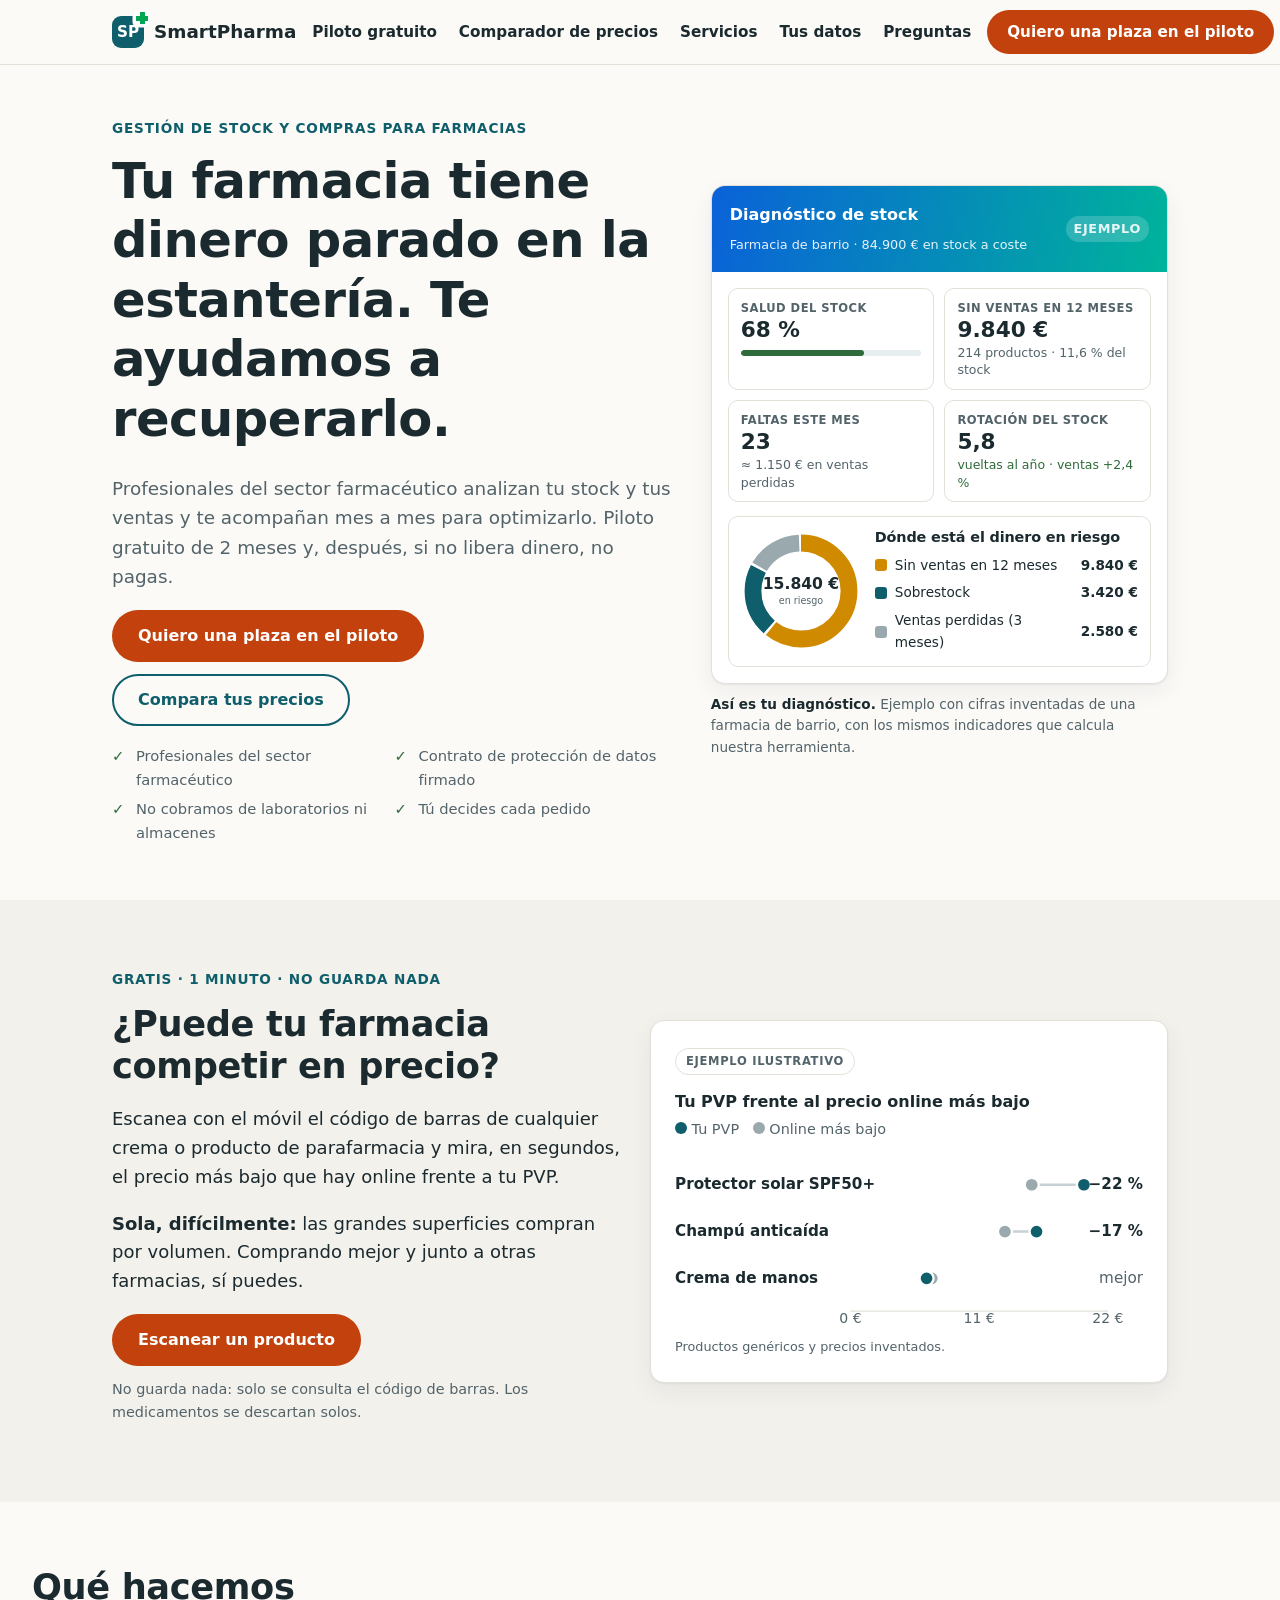
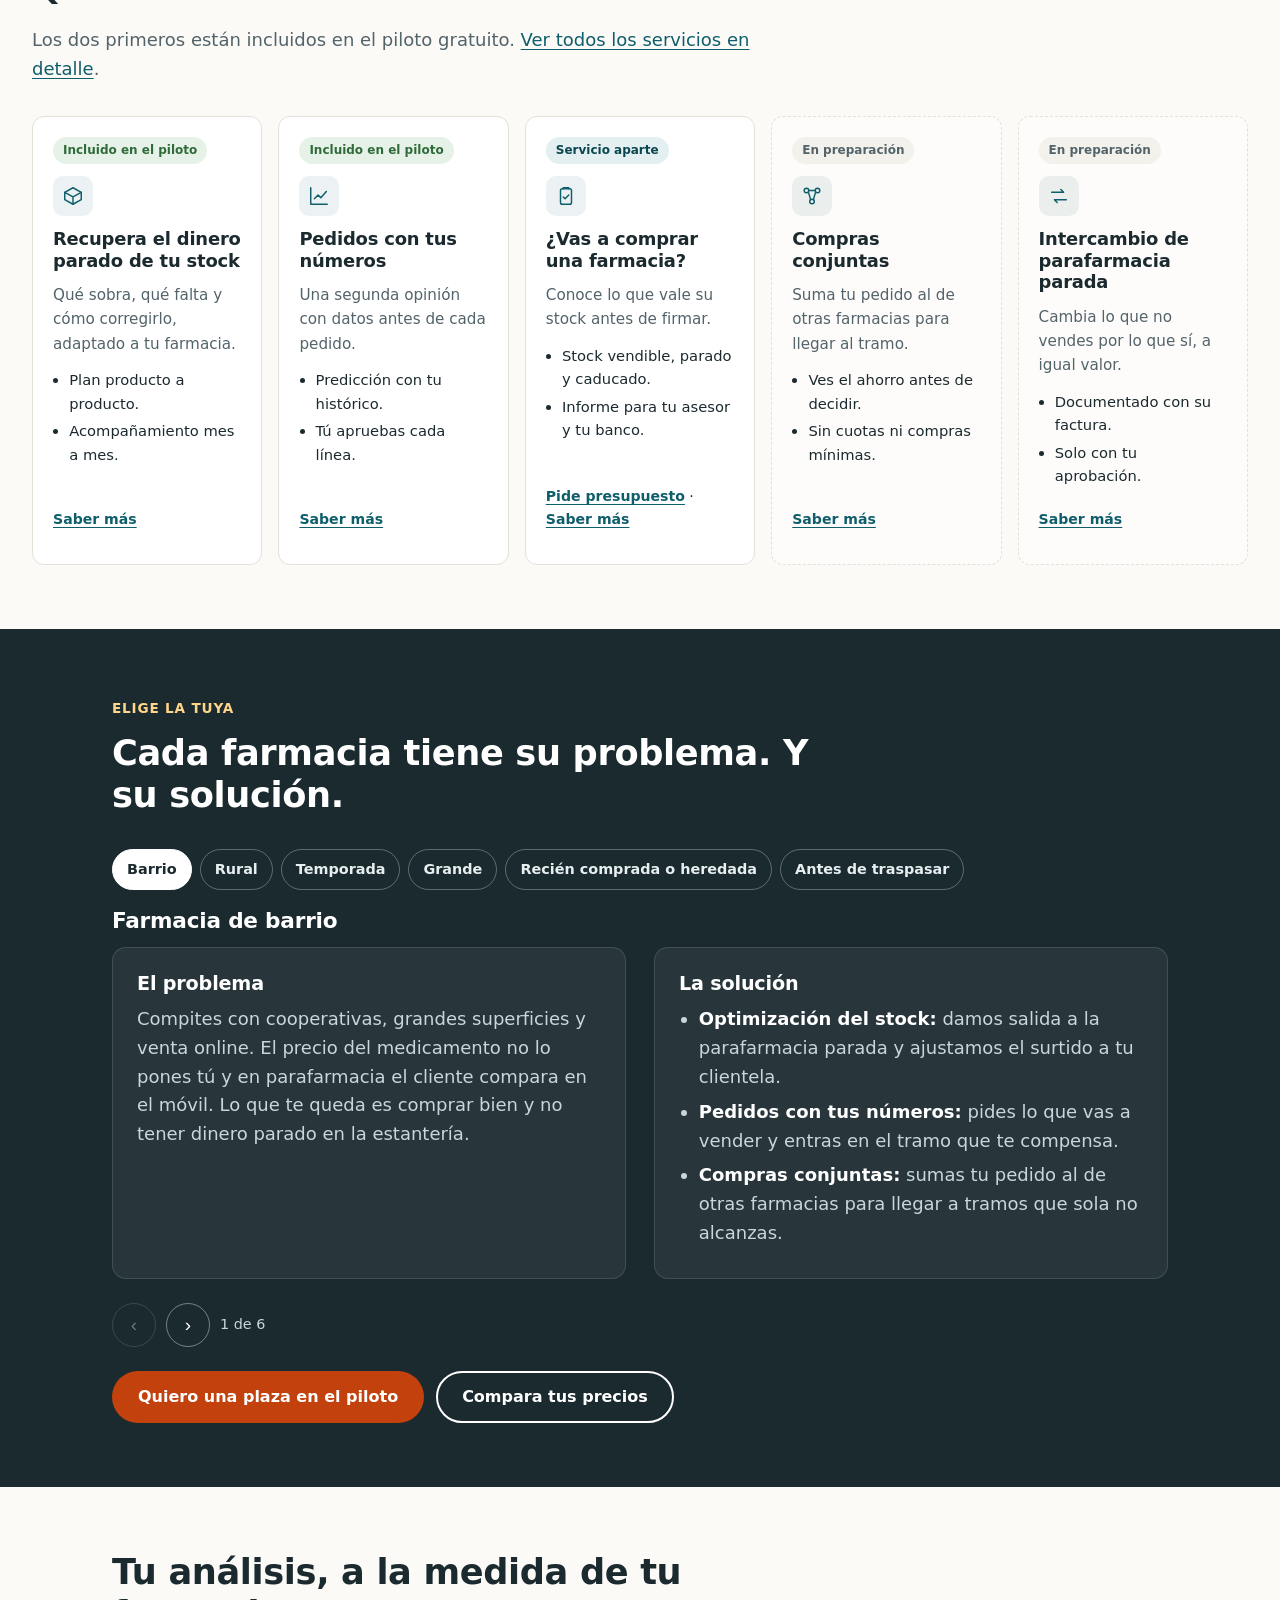
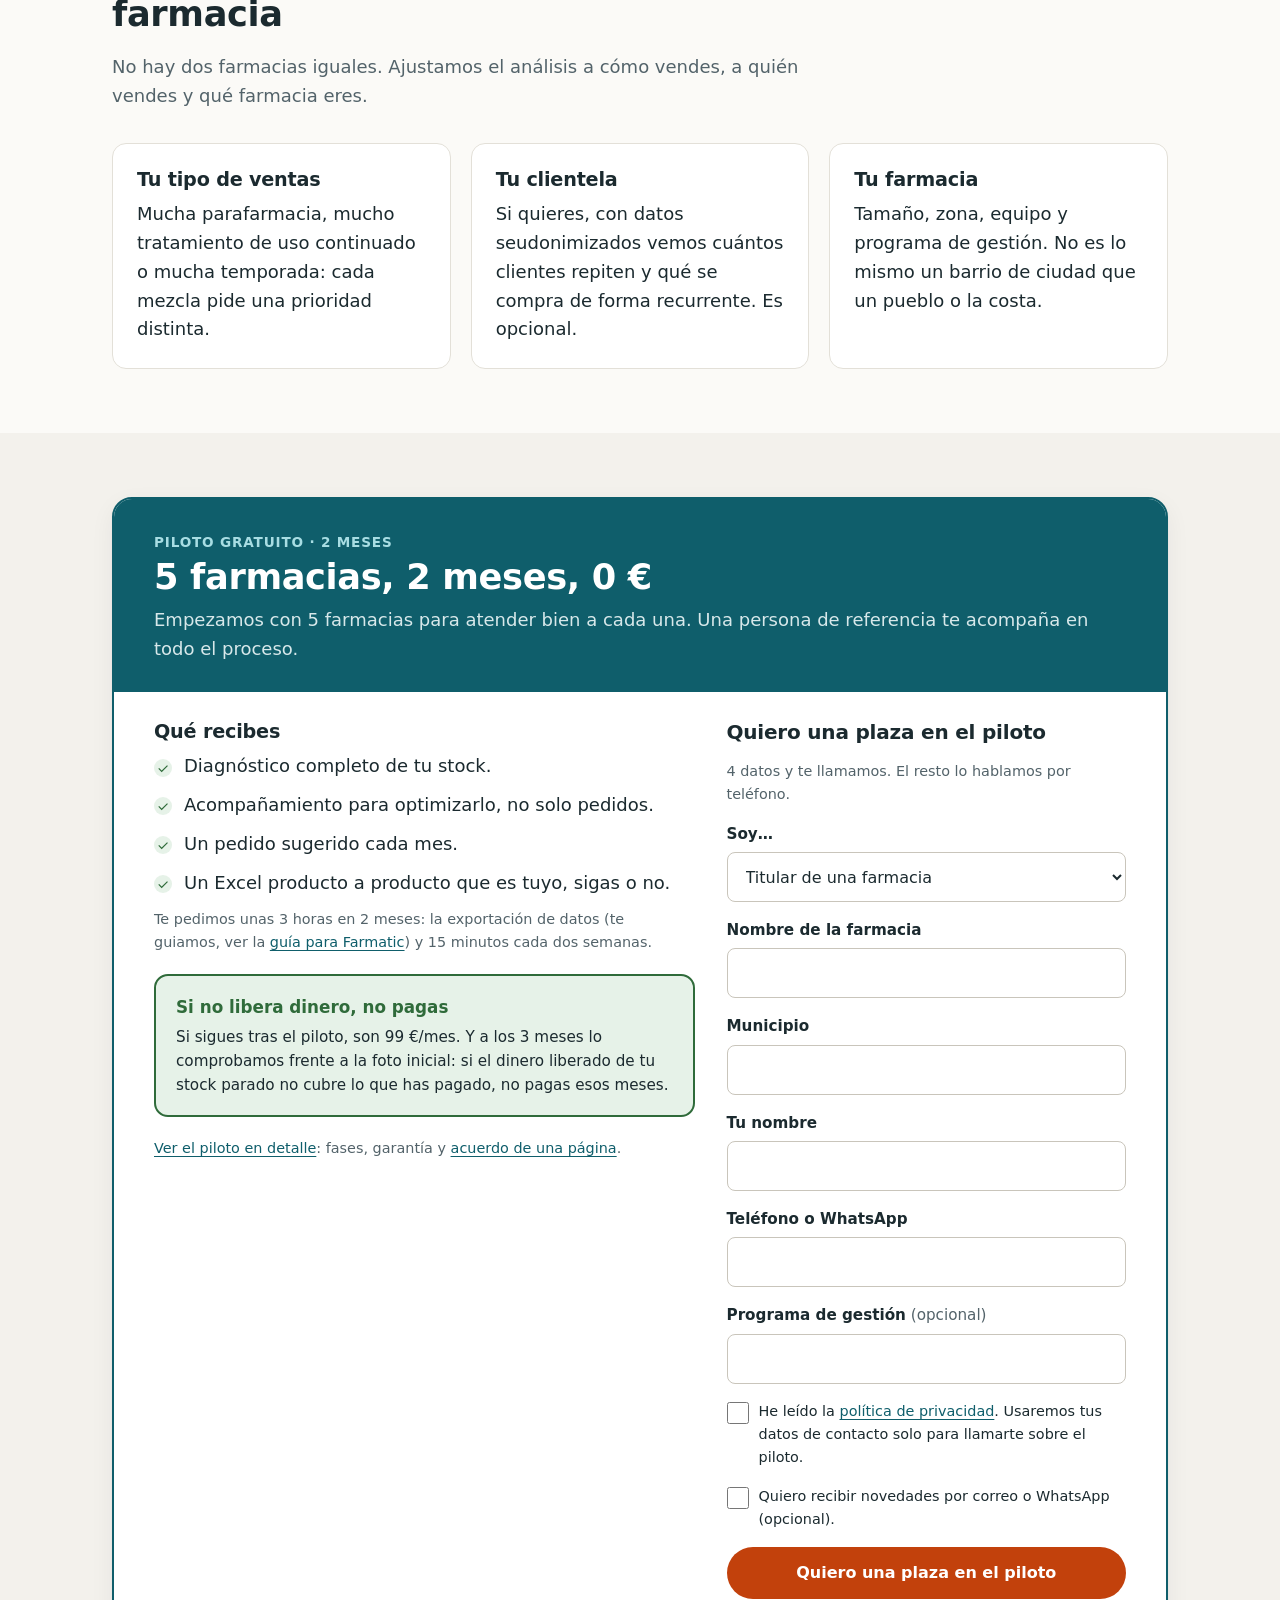
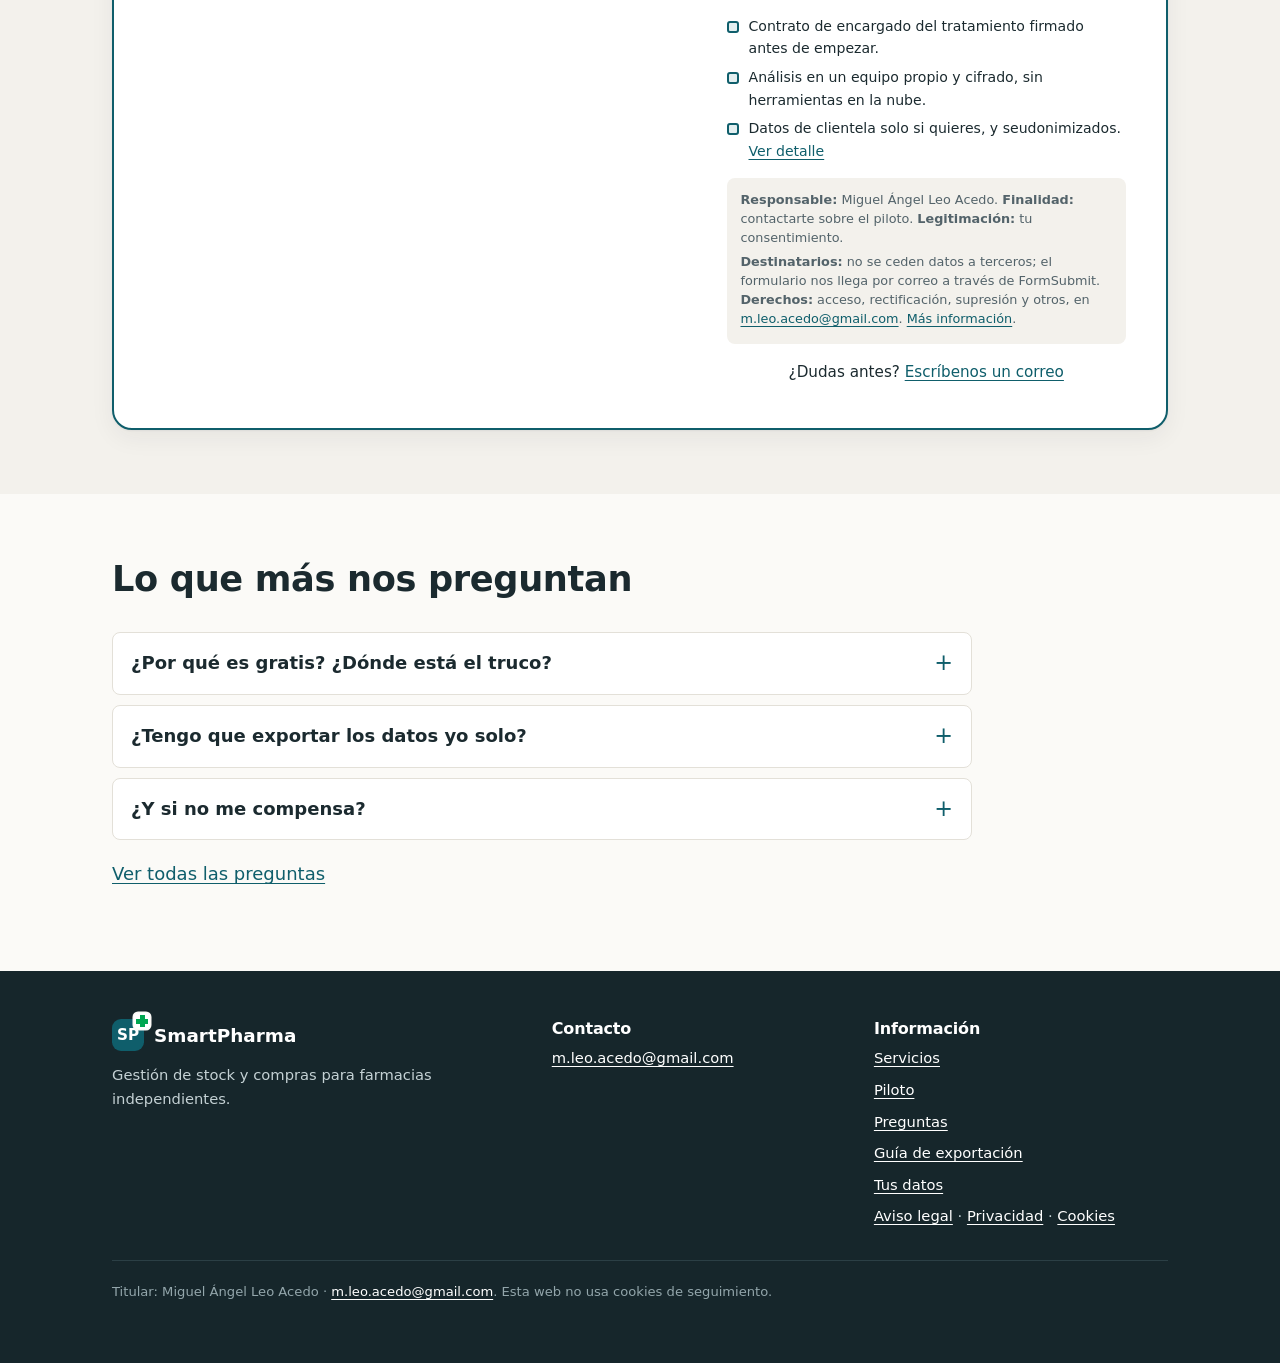
<file: index.html>
<!doctype html>
<html lang="es-ES">
<head>
  <meta charset="utf-8">
  <meta name="viewport" content="width=device-width, initial-scale=1">
  <!-- Vista previa: quitar noindex al publicar -->
  <meta name="robots" content="noindex, nofollow">
  <title>Gestión de stock y compras para farmacias | SmartPharma</title>
  <meta name="description" content="Recupera el dinero parado de tu farmacia. Optimización de stock, pedidos con predicción y compras conjuntas. Piloto gratuito de 2 meses y, después, si no libera dinero, no pagas.">
  <meta property="og:title" content="Tu farmacia tiene dinero parado en la estantería">
  <meta property="og:description" content="Profesionales del sector farmacéutico revisan tu stock y te acompañan para optimizarlo. Piloto gratuito para 5 farmacias.">
  <meta property="og:type" content="website">
  <meta property="og:locale" content="es_ES">
  <link rel="icon" href="assets/img/favicon.svg" type="image/svg+xml">
  <link rel="stylesheet" href="assets/css/styles.css">
  <script type="application/ld+json">
  {
    "@context": "https://schema.org",
    "@type": "Organization",
    "name": "SmartPharma",
    "description": "Consultoría de stock y compras para farmacias independientes."
  }
  </script>
</head>
<body>

<header class="header">
  <div class="container header__inner">
    <a class="logo" href="index.html"><span class="logo__mark" aria-hidden="true">SP</span>SmartPharma</a>
    <nav class="nav" aria-label="Principal">
      <a href="piloto/index.html">Piloto gratuito</a>
      <a href="comparador/index.html">Comparador de precios</a>
      <a href="servicios/index.html">Servicios</a>
      <a href="tus-datos/index.html">Tus datos</a>
      <a href="preguntas/index.html">Preguntas</a>
    </nav>
    <a class="btn btn--cta btn--small header__cta" href="#alta">Quiero una plaza en el piloto</a>
    <button class="menu-toggle" type="button" aria-expanded="false" aria-controls="mobile-nav">Menú</button>
  </div>
  <div class="container">
    <nav class="mobile-nav" id="mobile-nav" aria-label="Principal (móvil)">
      <a href="piloto/index.html">Piloto gratuito</a>
      <a href="comparador/index.html">Comparador de precios</a>
      <a href="servicios/index.html">Servicios</a>
      <a href="tus-datos/index.html">Tus datos</a>
      <a href="preguntas/index.html">Preguntas</a>
    </nav>
  </div>
</header>

<main>

  <!-- 1. Hero con informe real -->
  <section class="hero">
    <div class="container hero__grid">
      <div>
        <p class="eyebrow">Gestión de stock y compras para farmacias</p>
        <h1>Tu farmacia tiene dinero parado en la estantería. Te ayudamos a recuperarlo.</h1>
        <p class="hero__sub">Profesionales del sector farmacéutico analizan tu stock y tus ventas y te acompañan mes a mes para optimizarlo. Piloto gratuito de 2 meses y, después, si no libera dinero, no pagas.</p>
        <div class="btn-row">
          <a class="btn btn--cta" href="#alta">Quiero una plaza en el piloto</a>
          <a class="btn btn--ghost" href="#comparador">Compara tus precios</a>
        </div>
        <ul class="trust-mini">
          <li>Profesionales del sector farmacéutico</li>
          <li>Contrato de protección de datos firmado</li>
          <li>No cobramos de laboratorios ni almacenes</li>
          <li>Tú decides cada pedido</li>
        </ul>
      </div>
      <div>
        <figure class="dash" aria-label="Ejemplo de diagnóstico de stock de una farmacia de barrio, con cifras inventadas">
          <div class="dash__head">
            <div><b>Diagnóstico de stock</b><br><span>Farmacia de barrio · 84.900 € en stock a coste</span></div>
            <span class="dash__tag">EJEMPLO</span>
          </div>
          <div class="dash__body">
            <div class="dash__kpis">
              <div class="dash__kpi">
                <small>Salud del stock</small>
                <strong>68 %</strong>
                <div class="dash__meter"><i style="width:68%"></i></div>
              </div>
              <div class="dash__kpi">
                <small>Sin ventas en 12 meses</small>
                <strong>9.840 €</strong>
                <em>214 productos · 11,6 % del stock</em>
              </div>
              <div class="dash__kpi">
                <small>Faltas este mes</small>
                <strong>23</strong>
                <em>≈ 1.150 € en ventas perdidas</em>
              </div>
              <div class="dash__kpi">
                <small>Rotación del stock</small>
                <strong>5,8</strong>
                <em class="up">vueltas al año · ventas +2,4 %</em>
              </div>
            </div>
            <div class="dash__risk">
              <svg viewBox="0 0 100 100" role="img" aria-labelledby="dash-risk-desc">
                <desc id="dash-risk-desc">Dinero en riesgo de ejemplo: 15.840 euros. 62 % sin ventas en 12 meses, 22 % sobrestock y 16 % ventas perdidas estimadas en 3 meses.</desc>
                <g transform="rotate(-90 50 50)" fill="none" stroke-width="14">
                  <circle cx="50" cy="50" r="40" stroke="#d08a00" stroke-dasharray="152.35 98.98" stroke-dashoffset="0"><title>Sin ventas en 12 meses: 9.840 €</title></circle>
                  <circle cx="50" cy="50" r="40" stroke="#0f5e6b" stroke-dasharray="52.99 198.34" stroke-dashoffset="-154.35"><title>Sobrestock: 3.420 €</title></circle>
                  <circle cx="50" cy="50" r="40" stroke="#9aa9ad" stroke-dasharray="39.99 211.34" stroke-dashoffset="-209.34"><title>Ventas perdidas (3 meses): 2.580 €</title></circle>
                </g>
                <text x="50" y="48" text-anchor="middle" font-size="13" font-weight="800" fill="#1b2a2f">15.840 €</text>
                <text x="50" y="61" text-anchor="middle" font-size="8" fill="#53636a">en riesgo</text>
              </svg>
              <div>
                <h4>Dónde está el dinero en riesgo</h4>
                <ul class="dash__legend">
                  <li><span class="swatch" style="background:#d08a00"></span>Sin ventas en 12 meses<b>9.840 €</b></li>
                  <li><span class="swatch" style="background:#0f5e6b"></span>Sobrestock<b>3.420 €</b></li>
                  <li><span class="swatch" style="background:#9aa9ad"></span>Ventas perdidas (3 meses)<b>2.580 €</b></li>
                </ul>
              </div>
            </div>
          </div>
        </figure>
        <p class="dash-caption"><b>Así es tu diagnóstico.</b> Ejemplo con cifras inventadas de una farmacia de barrio, con los mismos indicadores que calcula nuestra herramienta.</p>
      </div>
    </div>
  </section>

  <!-- 2. Comparador como gancho -->
  <section class="section section--alt" id="comparador">
    <div class="container grid grid--2" style="align-items:center">
      <div>
        <p class="eyebrow">Gratis · 1 minuto · No guarda nada</p>
        <h2>¿Puede tu farmacia competir en precio?</h2>
        <p>Escanea con el móvil el código de barras de cualquier crema o producto de parafarmacia y mira, en segundos, el precio más bajo que hay online frente a tu PVP.</p>
        <p><strong>Sola, difícilmente:</strong> las grandes superficies compran por volumen. Comprando mejor y junto a otras farmacias, sí puedes.</p>
        <a class="btn btn--cta" href="comparador/index.html#escaner">Escanear un producto</a>
        <p class="small" style="margin-top:12px">No guarda nada: solo se consulta el código de barras. Los medicamentos se descartan solos.</p>
      </div>
      <figure class="chart-card chart" style="margin:0">
        <span class="chart-tag">Ejemplo ilustrativo</span>
        <p class="chart-title">Tu PVP frente al precio online más bajo</p>
        <p class="chart-sub"><span class="swatch" style="background:#0f5e6b;border-radius:50%"></span> Tu PVP &nbsp; <span class="swatch" style="background:#9aa9ad;border-radius:50%"></span> Online más bajo</p>
        <svg viewBox="0 0 400 140" role="img" aria-labelledby="rx-chart-desc">
          <desc id="rx-chart-desc">Ejemplo: protector solar, PVP 19,95 € frente a 15,49 € online (22 % menos); champú, 15,90 € frente a 13,20 € (17 % menos); crema de manos, 6,50 € frente a 6,95 € (tu precio es mejor).</desc>
          <line x1="150" y1="130" x2="370" y2="130" stroke="#e3e0d8" stroke-width="1"/>
          <text x="150" y="140" font-size="12" text-anchor="middle">0 €</text>
          <text x="260" y="140" font-size="12" text-anchor="middle">11 €</text>
          <text x="370" y="140" font-size="12" text-anchor="middle">22 €</text>
          <text x="0" y="26" font-size="13" class="t-ink" style="font-weight:600">Protector solar SPF50+</text>
          <line x1="304.9" y1="22" x2="349.5" y2="22" stroke="#c8d1d3" stroke-width="2"/>
          <circle class="mark" cx="304.9" cy="22" r="6" fill="#9aa9ad" stroke="#fff" stroke-width="2"><title>Online más bajo: 15,49 €</title></circle>
          <circle class="mark" cx="349.5" cy="22" r="6" fill="#0f5e6b" stroke="#fff" stroke-width="2"><title>Tu PVP: 19,95 €</title></circle>
          <text x="400" y="26" font-size="13" text-anchor="end" class="t-ink">−22 %</text>
          <text x="0" y="66" font-size="13" class="t-ink" style="font-weight:600">Champú anticaída</text>
          <line x1="282" y1="62" x2="309" y2="62" stroke="#c8d1d3" stroke-width="2"/>
          <circle class="mark" cx="282" cy="62" r="6" fill="#9aa9ad" stroke="#fff" stroke-width="2"><title>Online más bajo: 13,20 €</title></circle>
          <circle class="mark" cx="309" cy="62" r="6" fill="#0f5e6b" stroke="#fff" stroke-width="2"><title>Tu PVP: 15,90 €</title></circle>
          <text x="400" y="66" font-size="13" text-anchor="end" class="t-ink">−17 %</text>
          <text x="0" y="106" font-size="13" class="t-ink" style="font-weight:600">Crema de manos</text>
          <line x1="215" y1="102" x2="219.5" y2="102" stroke="#c8d1d3" stroke-width="2"/>
          <circle class="mark" cx="219.5" cy="102" r="6" fill="#9aa9ad" stroke="#fff" stroke-width="2"><title>Online más bajo: 6,95 €</title></circle>
          <circle class="mark" cx="215" cy="102" r="6" fill="#0f5e6b" stroke="#fff" stroke-width="2"><title>Tu PVP: 6,50 €</title></circle>
          <text x="400" y="106" font-size="13" text-anchor="end">mejor</text>
        </svg>
        <figcaption class="chart-foot">Productos genéricos y precios inventados.</figcaption>
      </figure>
    </div>
  </section>

  <!-- 3. Servicios, versión corta -->
  <section class="section" id="servicios">
    <div class="container container--wide">
      <div class="section__intro">
        <h2>Qué hacemos</h2>
        <p>Los dos primeros están incluidos en el piloto gratuito. <a href="servicios/index.html">Ver todos los servicios en detalle</a>.</p>
      </div>
      <div class="services">
        <article class="svc svc--short">
          <span class="svc__tag">Incluido en el piloto</span>
          <span class="icon icon--line" aria-hidden="true"><svg viewBox="0 0 24 24" fill="none" stroke="currentColor" stroke-linecap="round" stroke-linejoin="round"><path d="M21 8 12 3 3 8v8l9 5 9-5z"/><path d="m3 8 9 5 9-5M12 13v8"/></svg></span>
          <h3>Recupera el dinero parado de tu stock</h3>
          <p class="svc__lead">Qué sobra, qué falta y cómo corregirlo, adaptado a tu farmacia.</p>
          <ul><li>Plan producto a producto.</li><li>Acompañamiento mes a mes.</li></ul>
          <p class="svc__foot"><a href="servicios/index.html#stock">Saber más</a></p>
        </article>
        <article class="svc svc--short">
          <span class="svc__tag">Incluido en el piloto</span>
          <span class="icon icon--line" aria-hidden="true"><svg viewBox="0 0 24 24" fill="none" stroke="currentColor" stroke-linecap="round" stroke-linejoin="round"><path d="M3 3v18h18"/><path d="m7 15 4-4 3 3 6-7"/></svg></span>
          <h3>Pedidos con tus números</h3>
          <p class="svc__lead">Una segunda opinión con datos antes de cada pedido.</p>
          <ul><li>Predicción con tu histórico.</li><li>Tú apruebas cada línea.</li></ul>
          <p class="svc__foot"><a href="servicios/index.html#pedidos">Saber más</a></p>
        </article>
        <article class="svc svc--short">
          <span class="svc__tag svc__tag--apart">Servicio aparte</span>
          <span class="icon icon--line" aria-hidden="true"><svg viewBox="0 0 24 24" fill="none" stroke="currentColor" stroke-linecap="round" stroke-linejoin="round"><rect x="6" y="4" width="12" height="17" rx="2"/><path d="M9 4V3h6v1"/><path d="m9 13 2 2 4-4"/></svg></span>
          <h3>¿Vas a comprar una farmacia?</h3>
          <p class="svc__lead">Conoce lo que vale su stock antes de firmar.</p>
          <ul><li>Stock vendible, parado y caducado.</li><li>Informe para tu asesor y tu banco.</li></ul>
          <p class="svc__foot"><a href="#alta" class="js-tipo" data-tipo="compra">Pide presupuesto</a> · <a href="servicios/index.html#compraventa">Saber más</a></p>
        </article>
        <article class="svc svc--short svc--soon">
          <span class="svc__tag svc__tag--soon">En preparación</span>
          <span class="icon icon--line" aria-hidden="true"><svg viewBox="0 0 24 24" fill="none" stroke="currentColor" stroke-linecap="round" stroke-linejoin="round"><circle cx="6" cy="6" r="2.5"/><circle cx="18" cy="6" r="2.5"/><circle cx="12" cy="18" r="2.5"/><path d="M8 7.5 10.5 16M16 7.5 13.5 16M8.5 6h7"/></svg></span>
          <h3>Compras conjuntas</h3>
          <p class="svc__lead">Suma tu pedido al de otras farmacias para llegar al tramo.</p>
          <ul><li>Ves el ahorro antes de decidir.</li><li>Sin cuotas ni compras mínimas.</li></ul>
          <p class="svc__foot"><a href="servicios/index.html#compras">Saber más</a></p>
        </article>
        <article class="svc svc--short svc--soon">
          <span class="svc__tag svc__tag--soon">En preparación</span>
          <span class="icon icon--line" aria-hidden="true"><svg viewBox="0 0 24 24" fill="none" stroke="currentColor" stroke-linecap="round" stroke-linejoin="round"><path d="M4 8h13l-3-3M20 16H7l3 3"/></svg></span>
          <h3>Intercambio de parafarmacia parada</h3>
          <p class="svc__lead">Cambia lo que no vendes por lo que sí, a igual valor.</p>
          <ul><li>Documentado con su factura.</li><li>Solo con tu aprobación.</li></ul>
          <p class="svc__foot"><a href="servicios/index.html#intercambio">Saber más</a></p>
        </article>
      </div>
    </div>
  </section>

  <!-- 4. Tipos de farmacia: tarjetas deslizantes -->
  <section class="section barrio" id="tu-farmacia">
    <div class="container">
      <div class="section__intro">
        <p class="eyebrow">Elige la tuya</p>
        <h2>Cada farmacia tiene su problema. Y su solución.</h2>
      </div>

      <div class="slider js-slider" aria-roledescription="carrusel" aria-label="Tipos de farmacia">
        <div class="slider__chips" role="tablist" aria-label="Tipo de farmacia">
          <button class="slider__chip" type="button" role="tab" aria-selected="true" data-slide="0">Barrio</button>
          <button class="slider__chip" type="button" role="tab" aria-selected="false" data-slide="1">Rural</button>
          <button class="slider__chip" type="button" role="tab" aria-selected="false" data-slide="2">Temporada</button>
          <button class="slider__chip" type="button" role="tab" aria-selected="false" data-slide="3">Grande</button>
          <button class="slider__chip" type="button" role="tab" aria-selected="false" data-slide="4">Recién comprada o heredada</button>
          <button class="slider__chip" type="button" role="tab" aria-selected="false" data-slide="5">Antes de traspasar</button>
        </div>

        <div class="slider__track" tabindex="0">
          <article class="slider__slide" aria-label="1 de 6: farmacia de barrio">
            <h3 class="slider__title">Farmacia de barrio</h3>
            <div class="barrio__grid">
              <div class="barrio__step">
                <h3>El problema</h3>
                <p>Compites con cooperativas, grandes superficies y venta online. El precio del medicamento no lo pones tú y en parafarmacia el cliente compara en el móvil. Lo que te queda es comprar bien y no tener dinero parado en la estantería.</p>
              </div>
              <div class="barrio__step">
                <h3>La solución</h3>
                <ul>
                  <li><b>Optimización del stock:</b> damos salida a la parafarmacia parada y ajustamos el surtido a tu clientela.</li>
                  <li><b>Pedidos con tus números:</b> pides lo que vas a vender y entras en el tramo que te compensa.</li>
                  <li><b>Compras conjuntas:</b> sumas tu pedido al de otras farmacias para llegar a tramos que sola no alcanzas.</li>
                </ul>
              </div>
            </div>
          </article>

          <article class="slider__slide" aria-label="2 de 6: farmacia rural">
            <h3 class="slider__title">Farmacia rural</h3>
            <div class="barrio__grid">
              <div class="barrio__step">
                <h3>El problema</h3>
                <p>Poco volumen, poco tiempo y muchas veces trabajas sola. Casi todo son tratamientos de uso continuado, cada caja que caduca es dinero perdido y a los tramos de los laboratorios no llegas nunca.</p>
              </div>
              <div class="barrio__step">
                <h3>La solución</h3>
                <ul>
                  <li><b>Pedidos con tus números:</b> no te quedas sin los tratamientos de siempre ni acumulas cajas que caducan.</li>
                  <li><b>Optimización del stock:</b> plan para lo que está cerca de caducar o no rota.</li>
                  <li><b>Compras conjuntas:</b> tu pedido pequeño se suma al de otras farmacias.</li>
                  <li>Las revisiones, antes de abrir o al cierre.</li>
                </ul>
              </div>
            </div>
          </article>

          <article class="slider__slide" aria-label="3 de 6: farmacia de temporada">
            <h3 class="slider__title">Farmacia de temporada (costa o turística)</h3>
            <div class="barrio__grid">
              <div class="barrio__step">
                <h3>El problema</h3>
                <p>En verano vendes el triple en solares y dermo, y en invierno te sobra. Te quedas corto en agosto, te comes producto en octubre y pierdes margen en devoluciones y saldos.</p>
              </div>
              <div class="barrio__step">
                <h3>La solución</h3>
                <ul>
                  <li><b>Pedidos con tus números:</b> el pedido de precampaña se calcula con tus veranos anteriores.</li>
                  <li><b>Optimización del stock:</b> en septiembre, plan para devolver, liquidar o dejar de reponer lo que sobre.</li>
                  <li><b>Intercambio de parafarmacia:</b> lo que te sobra en octubre puede tener salida en otra farmacia.</li>
                </ul>
              </div>
            </div>
          </article>

          <article class="slider__slide" aria-label="4 de 6: farmacia grande">
            <h3 class="slider__title">Farmacia grande con responsable de compras</h3>
            <div class="barrio__grid">
              <div class="barrio__step">
                <h3>El problema</h3>
                <p>Miles de referencias y el dinero parado repartido en cientos de productos. Los informes estándar del programa de gestión se quedan cortos para decidir por categoría y por marca.</p>
              </div>
              <div class="barrio__step">
                <h3>La solución</h3>
                <ul>
                  <li><b>Optimización del stock:</b> rotación, margen y cobertura por categoría y marca, con tu comprador, no en su lugar.</li>
                  <li><b>Pedidos con tus números:</b> predicción por referencia para campañas y transfer.</li>
                  <li><b>Compras conjuntas:</b> volumen extra en los laboratorios que más pesan.</li>
                </ul>
              </div>
            </div>
          </article>

          <article class="slider__slide" aria-label="5 de 6: farmacia recién comprada o heredada">
            <h3 class="slider__title">Farmacia recién comprada o heredada</h3>
            <div class="barrio__grid">
              <div class="barrio__step">
                <h3>El problema</h3>
                <p>Te quedas con el stock del anterior titular sin saber qué vale de verdad, y muchas veces con un préstamo encima. Necesitas caja y no sabes por dónde empezar.</p>
              </div>
              <div class="barrio__step">
                <h3>La solución</h3>
                <ul>
                  <li><b>Optimización del stock:</b> diagnóstico del stock heredado y plan para liberar caja.</li>
                  <li><b>Pedidos con tus números:</b> desde el primer mes, pides según tus ventas reales.</li>
                  <li><b>¿Aún no has firmado?</b> El análisis de compraventa te dice lo que vale el stock antes de pagarlo.</li>
                </ul>
              </div>
            </div>
          </article>

          <article class="slider__slide" aria-label="6 de 6: farmacia antes de traspasar">
            <h3 class="slider__title">Farmacia que se va a traspasar</h3>
            <div class="barrio__grid">
              <div class="barrio__step">
                <h3>El problema</h3>
                <p>Quieres traspasar en uno o dos años y el stock parado resta valor en la negociación. El comprador lo va a revisar producto a producto.</p>
              </div>
              <div class="barrio__step">
                <h3>La solución</h3>
                <ul>
                  <li><b>Optimización del stock:</b> plan para dar salida a lo parado antes de la venta.</li>
                  <li><b>Análisis de stock:</b> un informe claro de lo que vale tu stock para negociar con el comprador.</li>
                  <li><b>Intercambio de parafarmacia:</b> salida para lo que no vas a vender.</li>
                </ul>
              </div>
            </div>
          </article>
        </div>

        <div class="slider__nav">
          <button class="slider__btn js-prev" type="button" aria-label="Anterior">‹</button>
          <button class="slider__btn js-next" type="button" aria-label="Siguiente">›</button>
          <span class="slider__count js-count" aria-live="polite">1 de 6</span>
        </div>
      </div>

      <div class="btn-row" style="margin-top:24px">
        <a class="btn btn--cta" href="#alta">Quiero una plaza en el piloto</a>
        <a class="btn btn--ghost" href="comparador/index.html">Compara tus precios</a>
      </div>
    </div>
  </section>

  <!-- 5. Personalización -->
  <section class="section">
    <div class="container">
      <div class="section__intro">
        <h2>Tu análisis, a la medida de tu farmacia</h2>
        <p>No hay dos farmacias iguales. Ajustamos el análisis a cómo vendes, a quién vendes y qué farmacia eres.</p>
      </div>
      <div class="grid grid--3">
        <article class="card">
          <h3>Tu tipo de ventas</h3>
          <p>Mucha parafarmacia, mucho tratamiento de uso continuado o mucha temporada: cada mezcla pide una prioridad distinta.</p>
        </article>
        <article class="card">
          <h3>Tu clientela</h3>
          <p>Si quieres, con datos seudonimizados vemos cuántos clientes repiten y qué se compra de forma recurrente. Es opcional.</p>
        </article>
        <article class="card">
          <h3>Tu farmacia</h3>
          <p>Tamaño, zona, equipo y programa de gestión. No es lo mismo un barrio de ciudad que un pueblo o la costa.</p>
        </article>
      </div>
    </div>
  </section>

  <!-- 6. Piloto, garantía y formulario -->
  <section class="section section--alt" id="piloto">
    <div class="container">
      <div class="pilot">
        <div class="pilot__head">
          <p class="eyebrow" style="color:#a8dde3">Piloto gratuito · 2 meses</p>
          <h2>5 farmacias, 2 meses, 0 €</h2>
          <p>Empezamos con 5 farmacias para atender bien a cada una. Una persona de referencia te acompaña en todo el proceso.</p>
        </div>
        <div class="pilot__body">
          <div>
            <h3>Qué recibes</h3>
            <ul class="checklist">
              <li>Diagnóstico completo de tu stock.</li>
              <li>Acompañamiento para optimizarlo, no solo pedidos.</li>
              <li>Un pedido sugerido cada mes.</li>
              <li>Un Excel producto a producto que es tuyo, sigas o no.</li>
            </ul>
            <p class="small">Te pedimos unas 3 horas en 2 meses: la exportación de datos (te guiamos, ver la <a href="guia-exportacion/farmatic.html">guía para Farmatic</a>) y 15 minutos cada dos semanas.</p>

            <div class="guarantee">
              <strong>Si no libera dinero, no pagas</strong>
              <p>Si sigues tras el piloto, son 99 €/mes. Y a los 3 meses lo comprobamos frente a la foto inicial: si el dinero liberado de tu stock parado no cubre lo que has pagado, no pagas esos meses.</p>
            </div>
            <p class="small"><a href="piloto/index.html">Ver el piloto en detalle</a>: fases, garantía y <a href="piloto/acuerdo.html">acuerdo de una página</a>.</p>
          </div>

          <div id="alta">
            <form class="form js-lead-form" novalidate>
              <h3 class="form__title">Quiero una plaza en el piloto</h3>
              <p class="small" style="margin:0">4 datos y te llamamos. El resto lo hablamos por teléfono.</p>
              <div class="field">
                <label for="f-tipo">Soy…</label>
                <select id="f-tipo" name="tipo">
                  <option value="titular">Titular de una farmacia</option>
                  <option value="equipo">Del equipo de una farmacia (adjunto, técnico…)</option>
                  <option value="compra">Voy a comprar una farmacia</option>
                </select>
              </div>
              <div class="field">
                <label for="f-farmacia">Nombre de la farmacia</label>
                <input id="f-farmacia" name="farmacia" type="text" autocomplete="organization" required>
              </div>
              <div class="field">
                <label for="f-municipio">Municipio</label>
                <input id="f-municipio" name="municipio" type="text" autocomplete="address-level2" required>
              </div>
              <div class="field">
                <label for="f-nombre">Tu nombre</label>
                <input id="f-nombre" name="nombre" type="text" autocomplete="name" required>
              </div>
              <div class="field">
                <label for="f-tel">Teléfono o WhatsApp</label>
                <input id="f-tel" name="telefono" type="tel" inputmode="tel" autocomplete="tel" required>
              </div>
              <div class="field field--optional">
                <label for="f-erp">Programa de gestión</label>
                <input id="f-erp" name="programa" type="text">
              </div>
              <label class="check"><input type="checkbox" name="privacidad" required> <span>He leído la <a href="legal/privacidad.html">política de privacidad</a>. Usaremos tus datos de contacto solo para llamarte sobre el piloto.</span></label>
              <label class="check"><input type="checkbox" name="comunicaciones"> <span>Quiero recibir novedades por correo o WhatsApp (opcional).</span></label>
              <p class="form-error js-form-error" role="alert" hidden></p>
              <button class="btn btn--cta btn--block" type="submit">Quiero una plaza en el piloto</button>
              <ul class="datos-mini" aria-label="Tus datos, en resumen">
                <li>Contrato de encargado del tratamiento firmado antes de empezar.</li>
                <li>Análisis en un equipo propio y cifrado, sin herramientas en la nube.</li>
                <li>Datos de clientela solo si quieres, y seudonimizados. <a href="tus-datos/index.html">Ver detalle</a></li>
              </ul>
              <div class="rgpd-box">
                <p><b>Responsable:</b> Miguel Ángel Leo Acedo. <b>Finalidad:</b> contactarte sobre el piloto. <b>Legitimación:</b> tu consentimiento.</p>
                <p><b>Destinatarios:</b> no se ceden datos a terceros; el formulario nos llega por correo a través de FormSubmit. <b>Derechos:</b> acceso, rectificación, supresión y otros, en <a href="mailto:m.leo.acedo@gmail.com">m.leo.acedo@gmail.com</a>. <a href="legal/privacidad.html">Más información</a>.</p>
              </div>
              <p class="form__alt">¿Dudas antes? <a href="mailto:m.leo.acedo@gmail.com?subject=Duda%20sobre%20SmartPharma">Escríbenos un correo</a></p>
            </form>
            <div class="form-success js-form-success" role="status">
              <h3>Solicitud recibida</h3>
              <p>En 2 días laborables te llamamos (15 minutos) para ver si encaja. Si encaja, te enviamos el acuerdo del piloto y la guía para exportar los datos de tu programa.</p>
                          </div>
          </div>
        </div>
      </div>
    </div>
  </section>

  <!-- 7. Tres preguntas clave -->
  <section class="section">
    <div class="container">
      <div class="section__intro"><h2>Lo que más nos preguntan</h2></div>
      <div class="faq">
        <details>
          <summary>¿Por qué es gratis? ¿Dónde está el truco?</summary>
          <p>Porque estamos empezando y necesitamos demostrar resultados con farmacias reales. A cambio te pedimos 15 minutos cada dos semanas y tu opinión sincera. Si no te sirve, borramos tus datos y te quedas el Excel.</p>
        </details>
        <details>
          <summary>¿Tengo que exportar los datos yo solo?</summary>
          <p>No. Lo hacemos contigo por videollamada, en unos 30 minutos, con quien lleve los pedidos. Mira cómo es en la <a href="guia-exportacion/farmatic.html">guía para Farmatic</a>.</p>
        </details>
        <details>
          <summary>¿Y si no me compensa?</summary>
          <p>El piloto es gratis y sin permanencia. Si sigues, a los 3 meses comprobamos el dinero liberado frente a la foto inicial: si no cubre lo que has pagado, no pagas esos meses.</p>
        </details>
      </div>
      <p style="margin-top:20px"><a href="preguntas/index.html">Ver todas las preguntas</a></p>
    </div>
  </section>

</main>

<footer class="footer">
  <div class="container">
    <div class="footer__grid">
      <div>
        <a class="logo" href="index.html" style="color:#fff"><span class="logo__mark" aria-hidden="true">SP</span>SmartPharma</a>
        <p style="margin-top:12px">Gestión de stock y compras para farmacias independientes.</p>
      </div>
      <div>
        <h4>Contacto</h4>
        <ul>
          <li><a href="mailto:m.leo.acedo@gmail.com">m.leo.acedo@gmail.com</a></li>
        </ul>
      </div>
      <div>
        <h4>Información</h4>
        <ul>
          <li><a href="servicios/index.html">Servicios</a></li>
          <li><a href="piloto/index.html">Piloto</a></li>
          <li><a href="preguntas/index.html">Preguntas</a></li>
          <li><a href="guia-exportacion/farmatic.html">Guía de exportación</a></li>
          <li><a href="tus-datos/index.html">Tus datos</a></li>
          <li><a href="legal/aviso-legal.html">Aviso legal</a> · <a href="legal/privacidad.html">Privacidad</a> · <a href="legal/cookies.html">Cookies</a></li>
        </ul>
      </div>
    </div>
    <p class="footer__legal">Titular: Miguel Ángel Leo Acedo · <a href="mailto:m.leo.acedo@gmail.com">m.leo.acedo@gmail.com</a>. Esta web no usa cookies de seguimiento.</p>
  </div>
</footer>

<div class="sticky-bar">
  <a class="btn btn--cta" href="#alta">Plaza en el piloto</a>
  <a class="btn btn--ghost" href="mailto:m.leo.acedo@gmail.com?subject=Duda%20sobre%20SmartPharma">Escríbenos</a>
</div>

<script src="assets/js/main.js" defer></script>
</body>
</html>
</file>
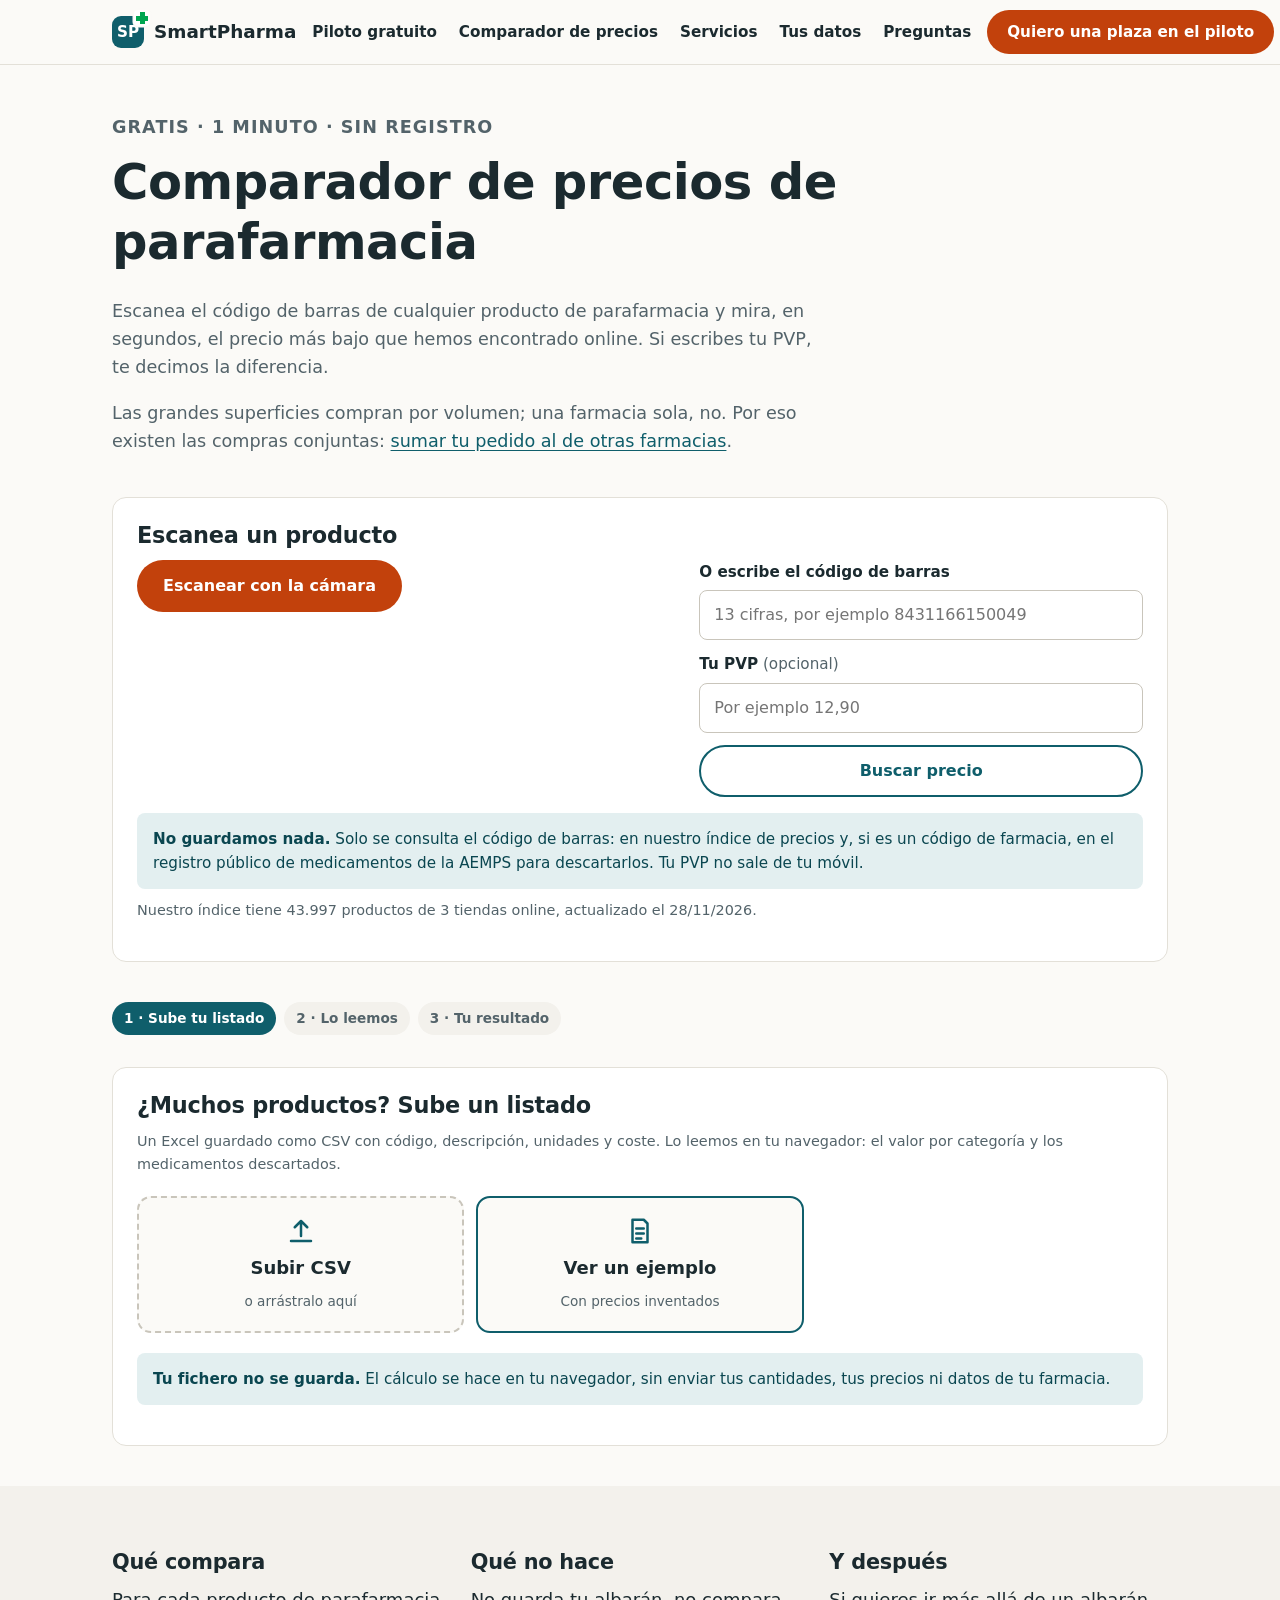
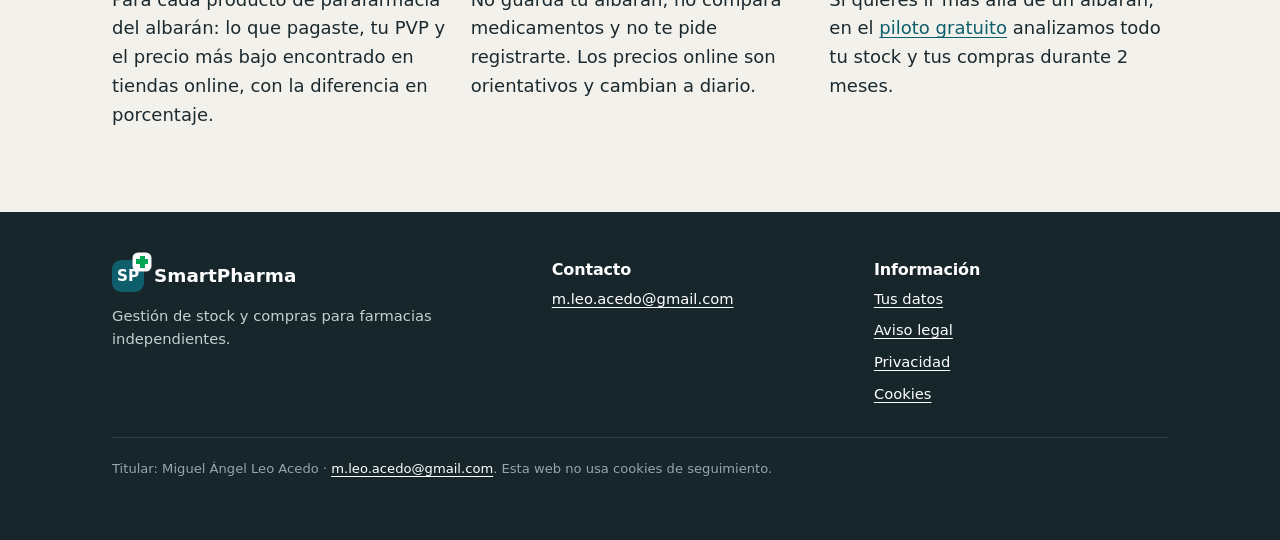
<file: comparador/index.html>
<!doctype html>
<html lang="es-ES">
<head>
  <meta charset="utf-8">
  <meta name="viewport" content="width=device-width, initial-scale=1">
  <!-- Vista previa: quitar noindex al publicar -->
  <meta name="robots" content="noindex, nofollow">
  <title>Comparador de precios de parafarmacia, gratis | SmartPharma</title>
  <meta name="description" content="Haz una foto a tu albarán de parafarmacia y compara, producto a producto, lo que pagaste con el precio más bajo encontrado online. Gratis, en un minuto y sin registro.">
  <link rel="icon" href="../assets/img/favicon.svg" type="image/svg+xml">
  <link rel="stylesheet" href="../assets/css/styles.css">
  <script type="application/ld+json">
  {
    "@context": "https://schema.org",
    "@type": "WebApplication",
    "name": "Comparador de precios de parafarmacia",
    "applicationCategory": "BusinessApplication",
    "operatingSystem": "Web",
    "offers": { "@type": "Offer", "price": "0", "priceCurrency": "EUR" }
  }
  </script>
</head>
<body>

<header class="header">
  <div class="container header__inner">
    <a class="logo" href="../index.html"><span class="logo__mark" aria-hidden="true">SP</span>SmartPharma</a>
    <nav class="nav" aria-label="Principal">
      <a href="../piloto/index.html">Piloto gratuito</a>
      <a href="index.html" aria-current="page">Comparador de precios</a>
      <a href="../servicios/index.html">Servicios</a>
      <a href="../tus-datos/index.html">Tus datos</a>
      <a href="../preguntas/index.html">Preguntas</a>
    </nav>
    <a class="btn btn--cta btn--small header__cta" href="../index.html#piloto">Quiero una plaza en el piloto</a>
    <button class="menu-toggle" type="button" aria-expanded="false" aria-controls="mobile-nav">Menú</button>
  </div>
  <div class="container">
    <nav class="mobile-nav" id="mobile-nav" aria-label="Principal (móvil)">
      <a href="../piloto/index.html">Piloto gratuito</a>
      <a href="index.html">Comparador de precios</a>
      <a href="../servicios/index.html">Servicios</a>
      <a href="../tus-datos/index.html">Tus datos</a>
      <a href="../preguntas/index.html">Preguntas</a>
    </nav>
  </div>
</header>

<main>
  <section class="page-hero">
    <div class="container">
      <p class="eyebrow">Gratis · 1 minuto · Sin registro</p>
      <h1>Comparador de precios de parafarmacia</h1>
      <p>Escanea el código de barras de cualquier producto de parafarmacia y mira, en segundos, el precio más bajo que hemos encontrado online. Si escribes tu PVP, te decimos la diferencia.</p>
      <p class="small">Las grandes superficies compran por volumen; una farmacia sola, no. Por eso existen las compras conjuntas: <a href="../servicios/index.html#compras">sumar tu pedido al de otras farmacias</a>.</p>
    </div>
  </section>

  <!-- Escáner de código de barras -->
  <section class="section--tight" style="padding-top:0" id="escaner">
    <div class="container rx">
      <div class="rx-step sc">
        <h2 style="font-size:1.4rem">Escanea un producto</h2>
        <div class="sc__grid">
          <div>
            <div class="sc__camera" hidden>
              <video class="sc__video" playsinline muted></video>
              <span class="sc__frame" aria-hidden="true"></span>
            </div>
            <div class="btn-row">
              <button class="btn btn--cta js-sc-start" type="button">Escanear con la cámara</button>
              <button class="btn btn--ghost js-sc-stop" type="button" hidden>Parar la cámara</button>
            </div>
            <p class="small js-sc-camera-msg" role="status"></p>
          </div>
          <form class="form js-sc-form" novalidate>
            <div class="field">
              <label for="sc-ean">O escribe el código de barras</label>
              <input id="sc-ean" type="text" inputmode="numeric" autocomplete="off" placeholder="13 cifras, por ejemplo 8431166150049" maxlength="14">
            </div>
            <div class="field field--optional">
              <label for="sc-pvp">Tu PVP</label>
              <input id="sc-pvp" type="text" inputmode="decimal" autocomplete="off" placeholder="Por ejemplo 12,90">
            </div>
            <button class="btn btn--ghost" type="submit">Buscar precio</button>
          </form>
        </div>
        <div class="js-sc-result" aria-live="polite"></div>
        <div class="js-sc-list"></div>
        <div class="alert alert--info" style="margin-top:16px;margin-bottom:0">
          <b>No guardamos nada.</b> Solo se consulta el código de barras: en nuestro índice de precios y, si es un código de farmacia, en el registro público de medicamentos de la AEMPS para descartarlos. Tu PVP no sale de tu móvil.
        </div>
        <p class="small js-sc-info" style="margin-top:10px"></p>
      </div>
    </div>
  </section>

  <section class="section--tight" style="padding-top:0">
    <div class="container rx">
      <ol class="rx-steps" aria-label="Pasos">
        <li class="is-active" data-step="1">1 · Sube tu listado</li>
        <li data-step="2">2 · Lo leemos</li>
        <li data-step="3">3 · Tu resultado</li>
      </ol>

      <!-- Paso 1 -->
      <div class="rx-step" id="rx-step-1">
        <h2 style="font-size:1.4rem">¿Muchos productos? Sube un listado</h2>
        <p class="small">Un Excel guardado como CSV con código, descripción, unidades y coste. Lo leemos en tu navegador: el valor por categoría y los medicamentos descartados.</p>

        <div class="upload-options">
          <label class="upload-option js-dropzone" for="rx-file">
            <svg viewBox="0 0 24 24" fill="none" stroke="currentColor" stroke-width="2" stroke-linecap="round" stroke-linejoin="round" aria-hidden="true"><path d="M12 16V4M7 9l5-5 5 5M4 20h16"/></svg>
            Subir CSV
            <small>o arrástralo aquí</small>
          </label>
          <input class="visually-hidden" id="rx-file" type="file" accept=".csv,.txt">

          <button class="upload-option upload-option--demo" type="button" id="rx-demo">
            <svg viewBox="0 0 24 24" fill="none" stroke="currentColor" stroke-width="2" stroke-linecap="round" stroke-linejoin="round" aria-hidden="true"><path d="M6 3h9l3 3v15H6z"/><path d="M9 10h6M9 14h6M9 18h4"/></svg>
            Ver un ejemplo
            <small>Con precios inventados</small>
          </button>
        </div>

        <div class="alert alert--info">
          <b>Tu fichero no se guarda.</b> El cálculo se hace en tu navegador, sin enviar tus cantidades, tus precios ni datos de tu farmacia.
        </div>
        <div class="js-rx-error" role="alert"></div>
      </div>

      <!-- Paso 2 -->
      <div class="rx-step" id="rx-step-2" hidden>
        <h2 style="font-size:1.4rem">Leyendo tu albarán…</h2>
        <div class="js-rx-notice"></div>
        <ul class="progress">
          <li data-task="read"><span class="dot"></span><span class="js-task-text">Leyendo los productos del albarán</span></li>
          <li data-task="classify"><span class="dot"></span><span class="js-task-text">Separando parafarmacia de medicamentos</span></li>
          <li data-task="prices"><span class="dot"></span><span class="js-task-text">Buscando el precio online más bajo</span></li>
        </ul>
      </div>

      <!-- Paso 3 -->
      <div class="rx-step" id="rx-step-3" hidden>
        <div class="js-rx-result"></div>

        <div class="rx-cta">
          <h3>Competir con esos precios empieza por comprar mejor</h3>
          <p>En el piloto gratuito analizamos todo tu stock, no solo un albarán, y te enseñamos qué tramos alcanzarías comprando junto a otras farmacias de la red.</p>
          <div class="btn-row">
            <a class="btn btn--cta" href="../index.html#piloto">Quiero una plaza en el piloto</a>
            <button class="btn btn--ghost" type="button" id="rx-restart">Probar con otro albarán</button>
          </div>
        </div>

      </div>
    </div>
  </section>

  <!-- Contenido indexable -->
  <section class="section section--alt">
    <div class="container grid grid--3">
      <article>
        <h2 style="font-size:1.3rem">Qué compara</h2>
        <p>Para cada producto de parafarmacia del albarán: lo que pagaste, tu PVP y el precio más bajo encontrado en tiendas online, con la diferencia en porcentaje.</p>
      </article>
      <article>
        <h2 style="font-size:1.3rem">Qué no hace</h2>
        <p>No guarda tu albarán, no compara medicamentos y no te pide registrarte. Los precios online son orientativos y cambian a diario.</p>
      </article>
      <article>
        <h2 style="font-size:1.3rem">Y después</h2>
        <p>Si quieres ir más allá de un albarán, en el <a href="../index.html#piloto">piloto gratuito</a> analizamos todo tu stock y tus compras durante 2 meses.</p>
      </article>
    </div>
  </section>
</main>

<footer class="footer">
  <div class="container">
    <div class="footer__grid">
      <div>
        <a class="logo" href="../index.html" style="color:#fff"><span class="logo__mark" aria-hidden="true">SP</span>SmartPharma</a>
        <p style="margin-top:12px">Gestión de stock y compras para farmacias independientes.</p>
      </div>
      <div>
        <h4>Contacto</h4>
        <ul>
          <li><a href="mailto:m.leo.acedo@gmail.com">m.leo.acedo@gmail.com</a></li>
        </ul>
      </div>
      <div>
        <h4>Información</h4>
        <ul>
          <li><a href="../tus-datos/index.html">Tus datos</a></li>
          <li><a href="../legal/aviso-legal.html">Aviso legal</a></li>
          <li><a href="../legal/privacidad.html">Privacidad</a></li>
          <li><a href="../legal/cookies.html">Cookies</a></li>
        </ul>
      </div>
    </div>
    <p class="footer__legal">Titular: Miguel Ángel Leo Acedo · <a href="mailto:m.leo.acedo@gmail.com">m.leo.acedo@gmail.com</a>. Esta web no usa cookies de seguimiento.</p>
  </div>
</footer>

<div class="sticky-bar">
  <a class="btn btn--cta" href="../index.html#piloto">Plaza en el piloto</a>
  <a class="btn btn--ghost" href="mailto:m.leo.acedo@gmail.com?subject=Duda%20sobre%20SmartPharma">Escríbenos</a>
</div>

<script src="../assets/js/main.js" defer></script>
<script src="../assets/js/radiografia.js" defer></script>
<script src="../assets/js/escaner.js" defer></script>
</body>
</html>
</file>
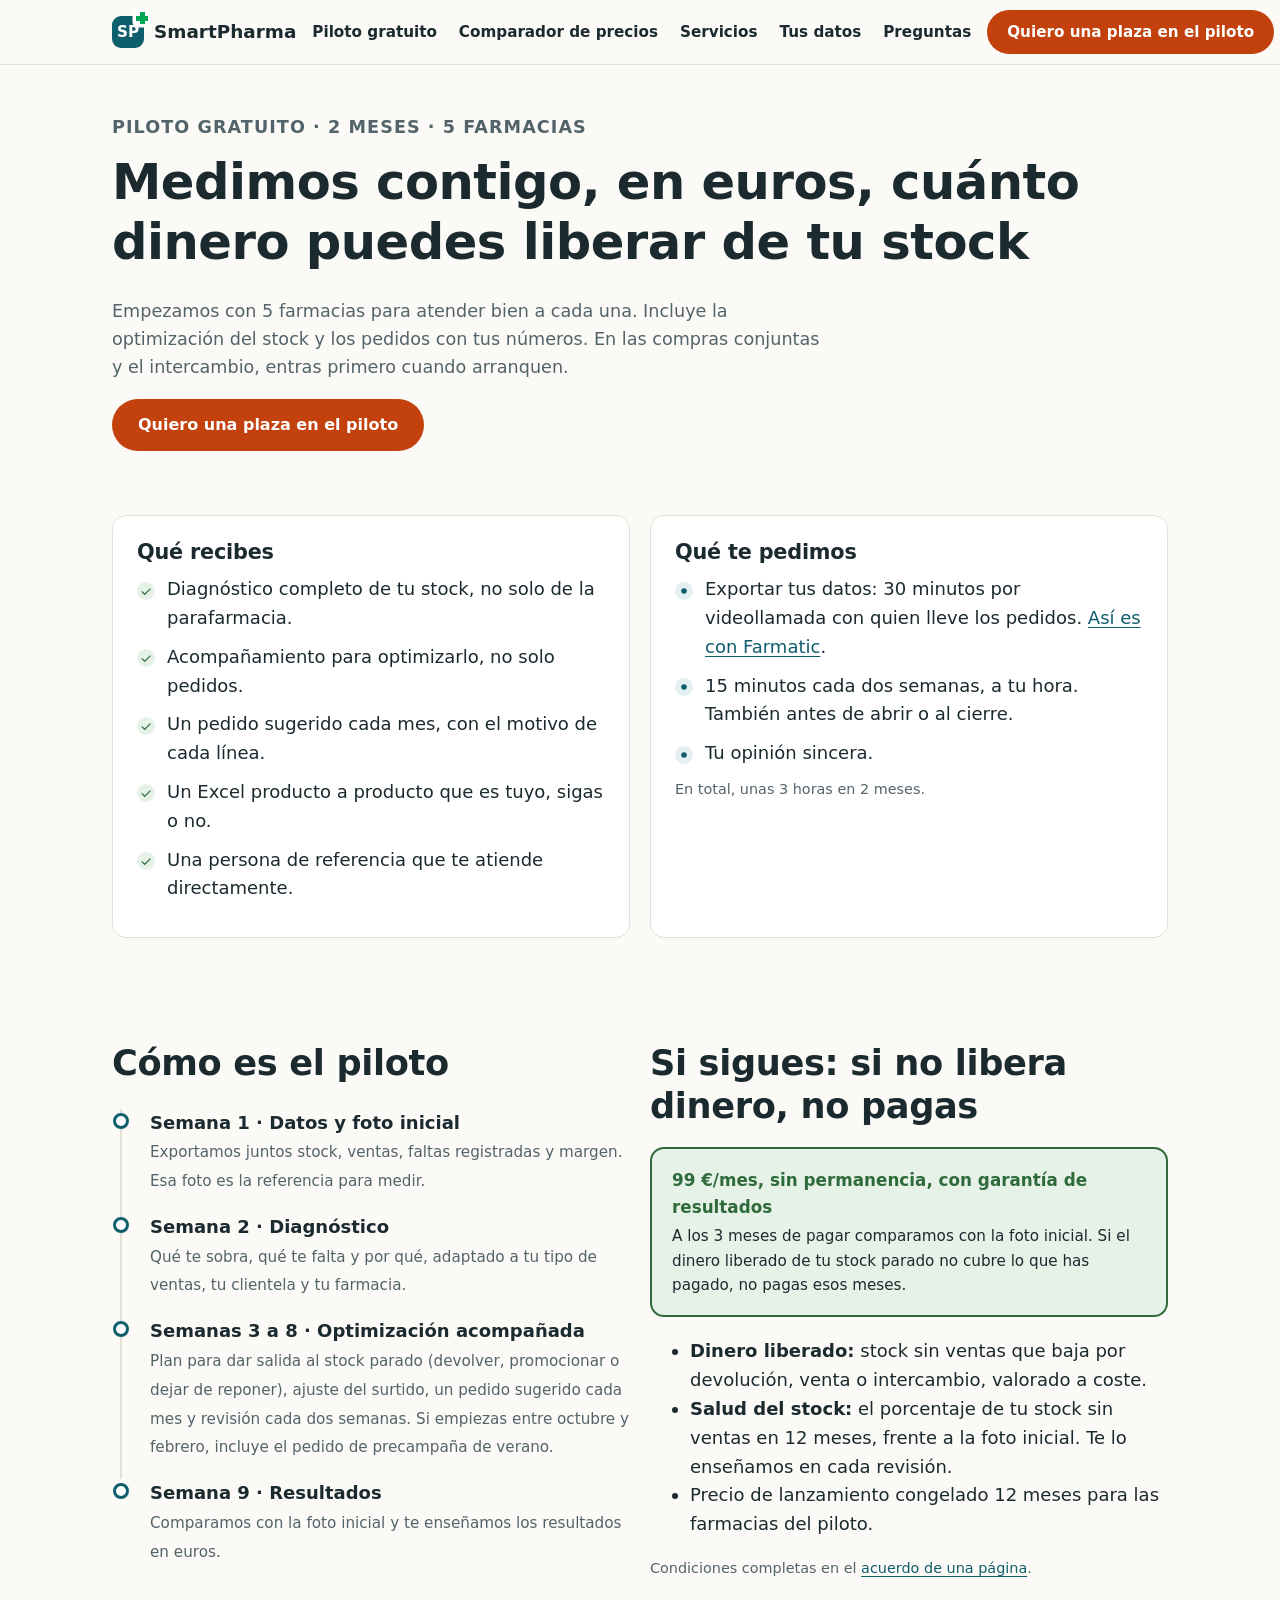
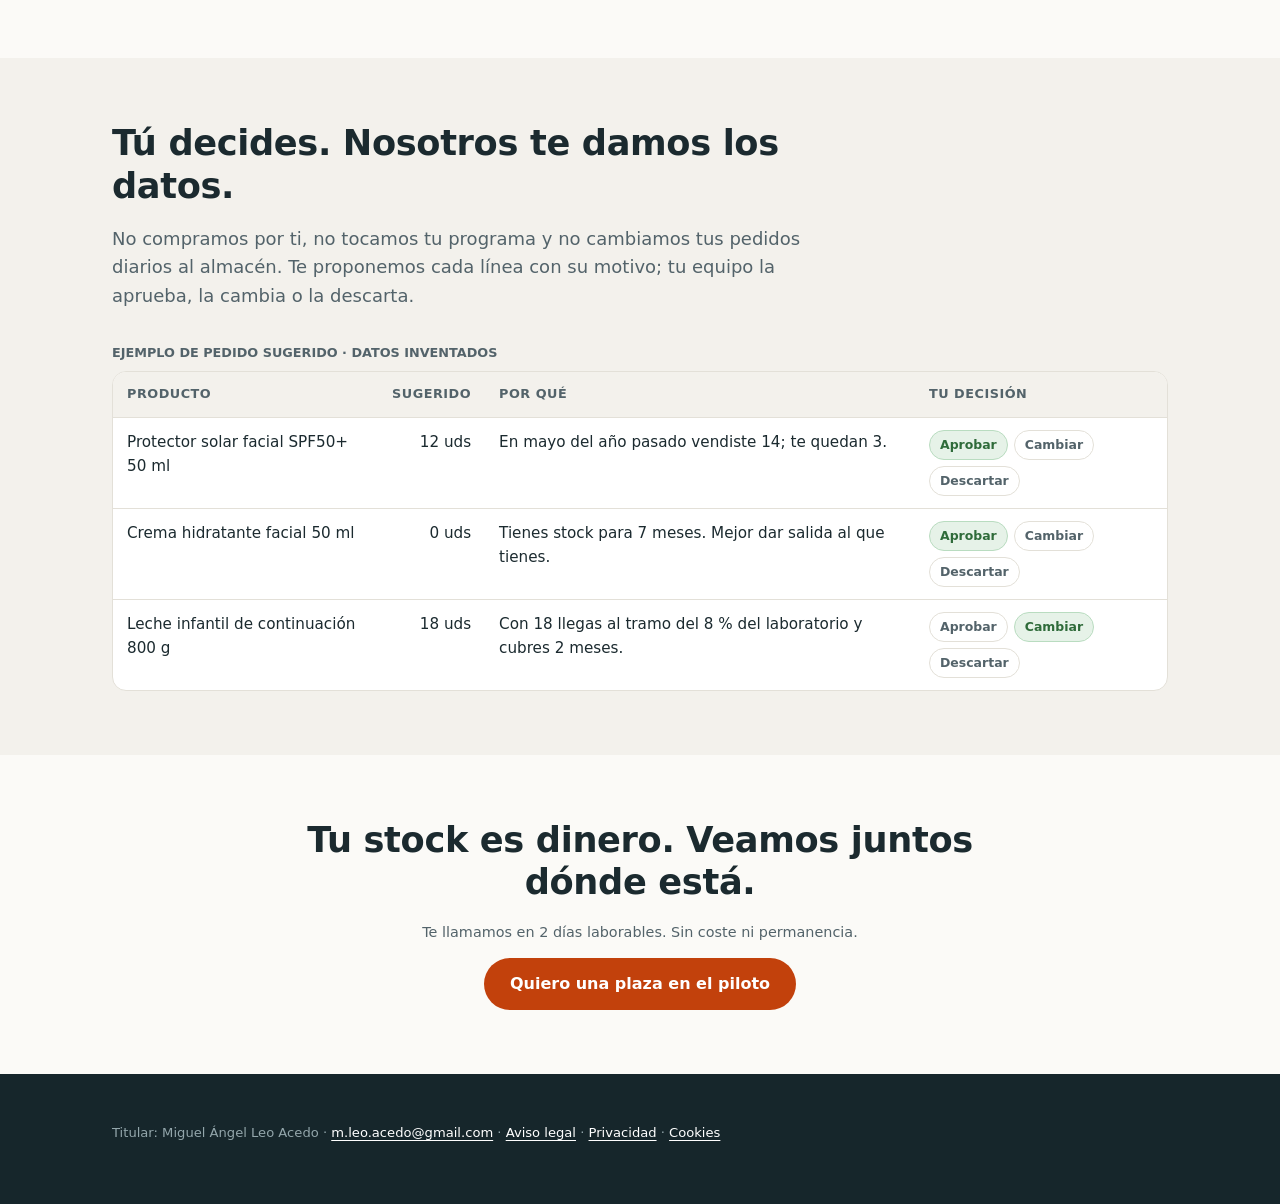
<file: piloto/index.html>
<!doctype html>
<html lang="es-ES">
<head>
  <meta charset="utf-8">
  <meta name="viewport" content="width=device-width, initial-scale=1">
  <!-- Vista previa: quitar noindex al publicar -->
  <meta name="robots" content="noindex, nofollow">
  <title>Piloto gratuito de 2 meses para farmacias | SmartPharma</title>
  <meta name="description" content="Piloto gratuito de 2 meses: diagnóstico de stock, acompañamiento y pedidos sugeridos. Después, si no libera dinero a los 3 meses, no pagas.">
  <link rel="icon" href="../assets/img/favicon.svg" type="image/svg+xml">
  <link rel="stylesheet" href="../assets/css/styles.css">
</head>
<body>

<header class="header">
  <div class="container header__inner">
    <a class="logo" href="../index.html"><span class="logo__mark" aria-hidden="true">SP</span>SmartPharma</a>
    <nav class="nav" aria-label="Principal">
      <a href="index.html" aria-current="page">Piloto gratuito</a>
      <a href="../comparador/index.html">Comparador de precios</a>
      <a href="../servicios/index.html">Servicios</a>
      <a href="../tus-datos/index.html">Tus datos</a>
      <a href="../preguntas/index.html">Preguntas</a>
    </nav>
    <a class="btn btn--cta btn--small header__cta" href="../index.html#alta">Quiero una plaza en el piloto</a>
    <button class="menu-toggle" type="button" aria-expanded="false" aria-controls="mobile-nav">Menú</button>
  </div>
  <div class="container">
    <nav class="mobile-nav" id="mobile-nav" aria-label="Principal (móvil)">
      <a href="index.html">Piloto gratuito</a>
      <a href="../comparador/index.html">Comparador de precios</a>
      <a href="../servicios/index.html">Servicios</a>
      <a href="../tus-datos/index.html">Tus datos</a>
      <a href="../preguntas/index.html">Preguntas</a>
    </nav>
  </div>
</header>

<main>
  <section class="page-hero">
    <div class="container">
      <p class="eyebrow">Piloto gratuito · 2 meses · 5 farmacias</p>
      <h1>Medimos contigo, en euros, cuánto dinero puedes liberar de tu stock</h1>
      <p>Empezamos con 5 farmacias para atender bien a cada una. Incluye la optimización del stock y los pedidos con tus números. En las compras conjuntas y el intercambio, entras primero cuando arranquen.</p>
      <div class="btn-row"><a class="btn btn--cta" href="../index.html#alta">Quiero una plaza en el piloto</a></div>
    </div>
  </section>

  <section class="section section--tight">
    <div class="container grid grid--2">
      <div class="card">
        <h2 style="font-size:1.3rem">Qué recibes</h2>
        <ul class="checklist">
          <li>Diagnóstico completo de tu stock, no solo de la parafarmacia.</li>
          <li>Acompañamiento para optimizarlo, no solo pedidos.</li>
          <li>Un pedido sugerido cada mes, con el motivo de cada línea.</li>
          <li>Un Excel producto a producto que es tuyo, sigas o no.</li>
          <li>Una persona de referencia que te atiende directamente.</li>
        </ul>
      </div>
      <div class="card">
        <h2 style="font-size:1.3rem">Qué te pedimos</h2>
        <ul class="checklist checklist--ask">
          <li>Exportar tus datos: 30 minutos por videollamada con quien lleve los pedidos. <a href="../guia-exportacion/farmatic.html">Así es con Farmatic</a>.</li>
          <li>15 minutos cada dos semanas, a tu hora. También antes de abrir o al cierre.</li>
          <li>Tu opinión sincera.</li>
        </ul>
        <p class="small">En total, unas 3 horas en 2 meses.</p>
      </div>
    </div>
  </section>

  <section class="section">
    <div class="container grid grid--2">
      <div>
        <h2>Cómo es el piloto</h2>
        <ol class="timeline">
          <li><b>Semana 1 · Datos y foto inicial</b><span>Exportamos juntos stock, ventas, faltas registradas y margen. Esa foto es la referencia para medir.</span></li>
          <li><b>Semana 2 · Diagnóstico</b><span>Qué te sobra, qué te falta y por qué, adaptado a tu tipo de ventas, tu clientela y tu farmacia.</span></li>
          <li><b>Semanas 3 a 8 · Optimización acompañada</b><span>Plan para dar salida al stock parado (devolver, promocionar o dejar de reponer), ajuste del surtido, un pedido sugerido cada mes y revisión cada dos semanas. Si empiezas entre octubre y febrero, incluye el pedido de precampaña de verano.</span></li>
          <li><b>Semana 9 · Resultados</b><span>Comparamos con la foto inicial y te enseñamos los resultados en euros.</span></li>
        </ol>
      </div>
      <div>
        <h2>Si sigues: si no libera dinero, no pagas</h2>
        <div class="guarantee">
          <strong>99 €/mes, sin permanencia, con garantía de resultados</strong>
          <p>A los 3 meses de pagar comparamos con la foto inicial. Si el dinero liberado de tu stock parado no cubre lo que has pagado, no pagas esos meses.</p>
        </div>
        <ul>
          <li><b>Dinero liberado:</b> stock sin ventas que baja por devolución, venta o intercambio, valorado a coste.</li>
          <li><b>Salud del stock:</b> el porcentaje de tu stock sin ventas en 12 meses, frente a la foto inicial. Te lo enseñamos en cada revisión.</li>
          <li>Precio de lanzamiento congelado 12 meses para las farmacias del piloto.</li>
        </ul>
        <p class="small">Condiciones completas en el <a href="acuerdo.html">acuerdo de una página</a>.</p>
      </div>
    </div>
  </section>

  <section class="section section--alt">
    <div class="container">
      <div class="section__intro">
        <h2>Tú decides. Nosotros te damos los datos.</h2>
        <p>No compramos por ti, no tocamos tu programa y no cambiamos tus pedidos diarios al almacén. Te proponemos cada línea con su motivo; tu equipo la aprueba, la cambia o la descarta.</p>
      </div>
      <p class="example-label">EJEMPLO DE PEDIDO SUGERIDO · DATOS INVENTADOS</p>
      <div class="table-wrap">
        <table class="table-cards">
          <thead>
            <tr><th>Producto</th><th class="num">Sugerido</th><th>Por qué</th><th>Tu decisión</th></tr>
          </thead>
          <tbody>
            <tr>
              <td>Protector solar facial SPF50+ 50 ml</td>
              <td class="num" data-label="Sugerido">12 uds</td>
              <td data-label="Por qué">En mayo del año pasado vendiste 14; te quedan 3.</td>
              <td data-label="Tu decisión"><span class="decision"><span class="chip chip--on">Aprobar</span><span class="chip">Cambiar</span><span class="chip">Descartar</span></span></td>
            </tr>
            <tr>
              <td>Crema hidratante facial 50 ml</td>
              <td class="num" data-label="Sugerido">0 uds</td>
              <td data-label="Por qué">Tienes stock para 7 meses. Mejor dar salida al que tienes.</td>
              <td data-label="Tu decisión"><span class="decision"><span class="chip chip--on">Aprobar</span><span class="chip">Cambiar</span><span class="chip">Descartar</span></span></td>
            </tr>
            <tr>
              <td>Leche infantil de continuación 800 g</td>
              <td class="num" data-label="Sugerido">18 uds</td>
              <td data-label="Por qué">Con 18 llegas al tramo del 8 % del laboratorio y cubres 2 meses.</td>
              <td data-label="Tu decisión"><span class="decision"><span class="chip">Aprobar</span><span class="chip chip--on">Cambiar</span><span class="chip">Descartar</span></span></td>
            </tr>
          </tbody>
        </table>
      </div>
    </div>
  </section>

  <section class="section closing">
    <div class="container">
      <h2>Tu stock es dinero. Veamos juntos dónde está.</h2>
      <p class="small">Te llamamos en 2 días laborables. Sin coste ni permanencia.</p>
      <div class="btn-row"><a class="btn btn--cta" href="../index.html#alta">Quiero una plaza en el piloto</a></div>
    </div>
  </section>
</main>

<footer class="footer">
  <div class="container">
    <p class="footer__legal" style="margin-top:0;border-top:0;padding-top:0">Titular: Miguel Ángel Leo Acedo · <a href="mailto:m.leo.acedo@gmail.com">m.leo.acedo@gmail.com</a> · <a href="../legal/aviso-legal.html">Aviso legal</a> · <a href="../legal/privacidad.html">Privacidad</a> · <a href="../legal/cookies.html">Cookies</a></p>
  </div>
</footer>

<div class="sticky-bar">
  <a class="btn btn--cta" href="../index.html#alta">Plaza en el piloto</a>
  <a class="btn btn--ghost" href="mailto:m.leo.acedo@gmail.com?subject=Duda%20sobre%20SmartPharma">Escríbenos</a>
</div>

<script src="../assets/js/main.js" defer></script>
</body>
</html>
</file>
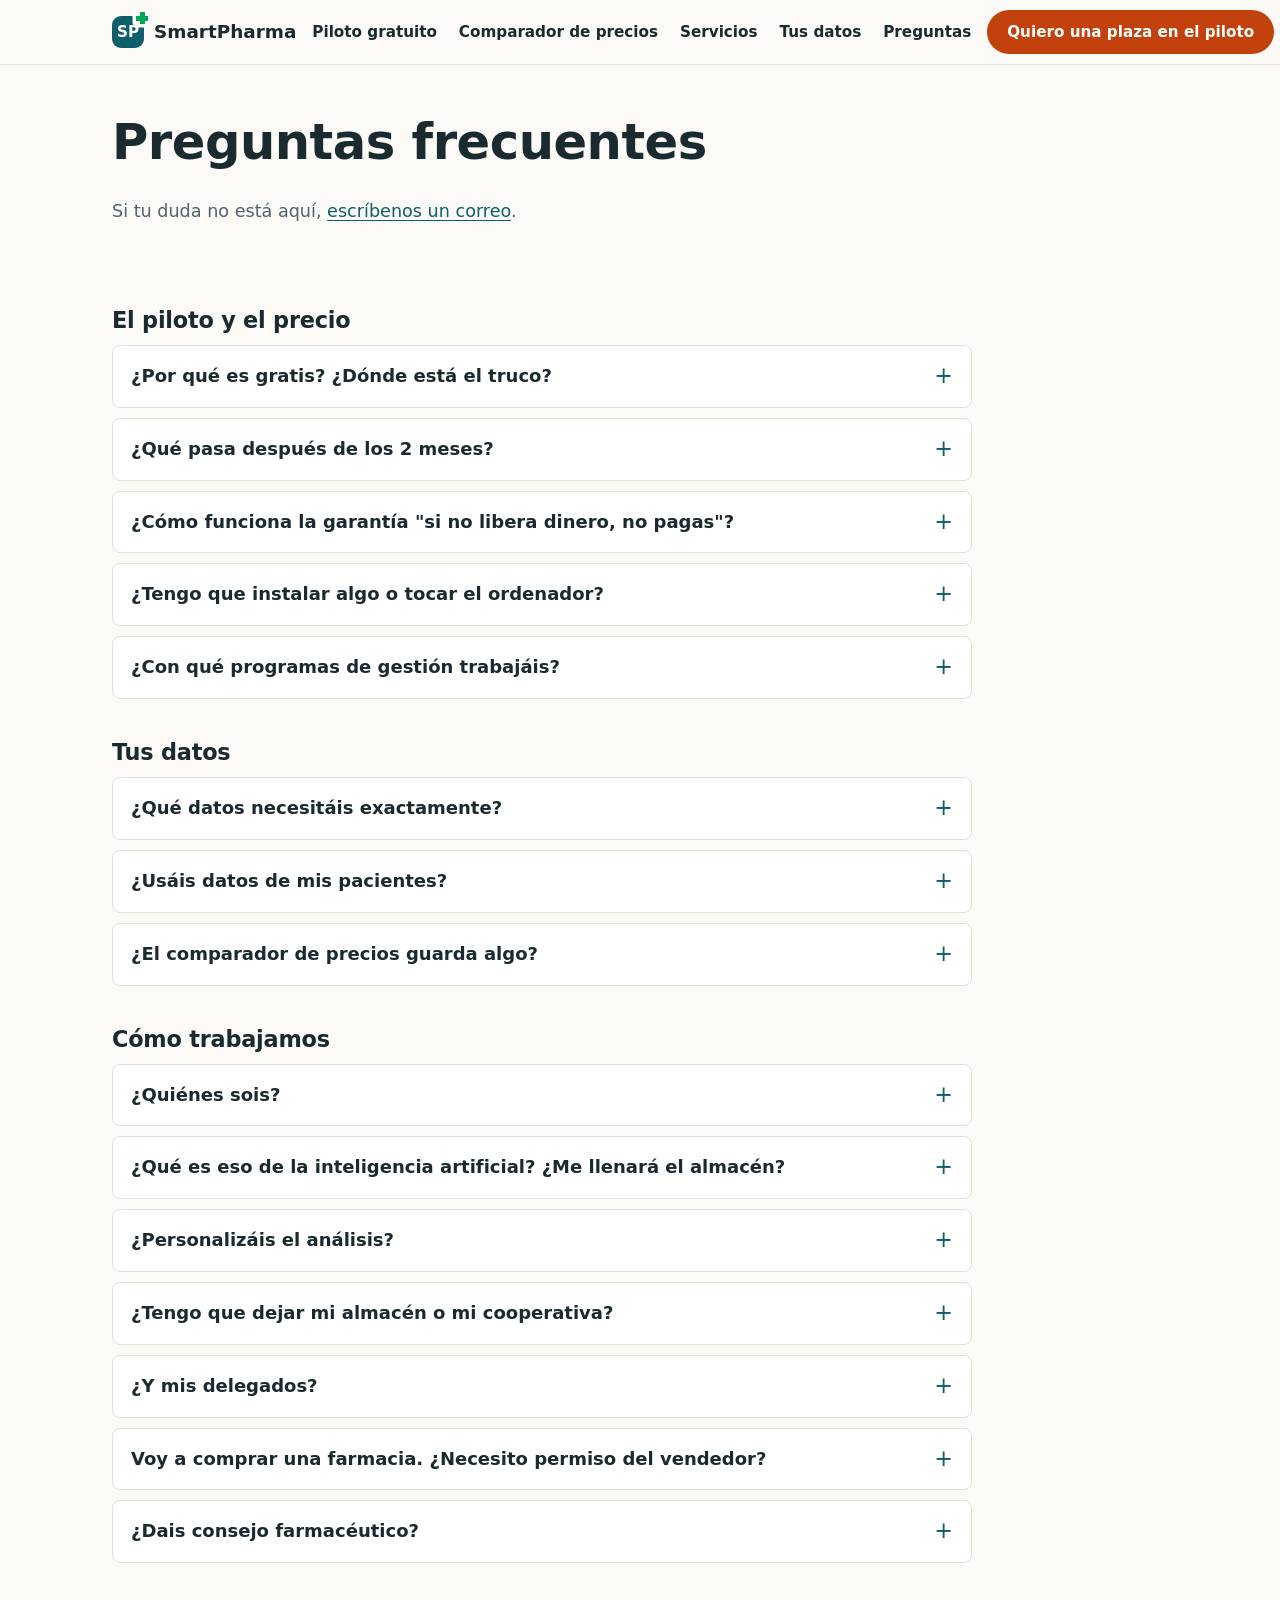
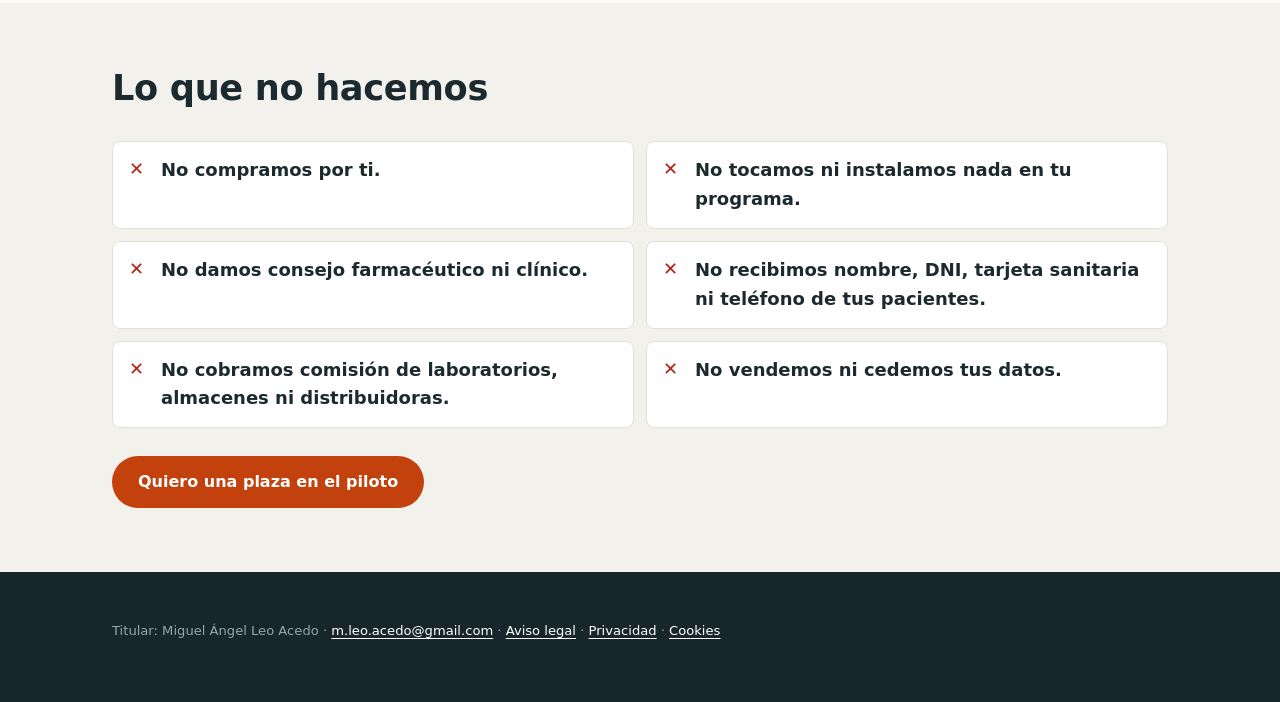
<file: preguntas/index.html>
<!doctype html>
<html lang="es-ES">
<head>
  <meta charset="utf-8">
  <meta name="viewport" content="width=device-width, initial-scale=1">
  <!-- Vista previa: quitar noindex al publicar -->
  <meta name="robots" content="noindex, nofollow">
  <title>Preguntas frecuentes | SmartPharma</title>
  <meta name="description" content="Precio, garantía, datos de pacientes, inteligencia artificial, programas de gestión, cooperativas y delegados: respuestas claras antes de apuntarte al piloto.">
  <link rel="icon" href="../assets/img/favicon.svg" type="image/svg+xml">
  <link rel="stylesheet" href="../assets/css/styles.css">
</head>
<body>

<header class="header">
  <div class="container header__inner">
    <a class="logo" href="../index.html"><span class="logo__mark" aria-hidden="true">SP</span>SmartPharma</a>
    <nav class="nav" aria-label="Principal">
      <a href="../piloto/index.html">Piloto gratuito</a>
      <a href="../comparador/index.html">Comparador de precios</a>
      <a href="../servicios/index.html">Servicios</a>
      <a href="../tus-datos/index.html">Tus datos</a>
      <a href="index.html" aria-current="page">Preguntas</a>
    </nav>
    <a class="btn btn--cta btn--small header__cta" href="../index.html#alta">Quiero una plaza en el piloto</a>
    <button class="menu-toggle" type="button" aria-expanded="false" aria-controls="mobile-nav">Menú</button>
  </div>
  <div class="container">
    <nav class="mobile-nav" id="mobile-nav" aria-label="Principal (móvil)">
      <a href="../piloto/index.html">Piloto gratuito</a>
      <a href="../comparador/index.html">Comparador de precios</a>
      <a href="../servicios/index.html">Servicios</a>
      <a href="../tus-datos/index.html">Tus datos</a>
      <a href="index.html">Preguntas</a>
    </nav>
  </div>
</header>

<main>
  <section class="page-hero">
    <div class="container">
      <h1>Preguntas frecuentes</h1>
      <p>Si tu duda no está aquí, <a href="mailto:m.leo.acedo@gmail.com?subject=Duda%20sobre%20SmartPharma">escríbenos un correo</a>.</p>
    </div>
  </section>

  <section class="section section--tight">
    <div class="container">
      <h2 style="font-size:1.4rem">El piloto y el precio</h2>
      <div class="faq">
        <details>
          <summary>¿Por qué es gratis? ¿Dónde está el truco?</summary>
          <p>Porque estamos empezando y necesitamos demostrar resultados con farmacias reales. A cambio te pedimos 15 minutos cada dos semanas y tu opinión sincera. Si no te sirve, nos lo dices, borramos tus datos y te quedas el Excel.</p>
        </details>
        <details>
          <summary>¿Qué pasa después de los 2 meses?</summary>
          <p>Te enseñamos los resultados frente a la foto inicial. Si quieres seguir, son 99 €/mes, precio de lanzamiento congelado 12 meses y sin permanencia. Si no, nos despedimos y borramos tus datos.</p>
        </details>
        <details>
          <summary>¿Cómo funciona la garantía "si no libera dinero, no pagas"?</summary>
          <p>A los 3 meses de pagar comparamos con la foto inicial del piloto. Si el dinero liberado de tu stock parado (lo que baja por devolución, venta o intercambio, valorado a coste) no cubre lo que has pagado, no pagas esos meses. <a href="../piloto/index.html">Ver el detalle</a>.</p>
        </details>
        <details>
          <summary>¿Tengo que instalar algo o tocar el ordenador?</summary>
          <p>No hay que instalar nada. La primera exportación la hacemos por videollamada, en unos 30 minutos, con quien lleve los pedidos. <a href="../guia-exportacion/farmatic.html">Así es con Farmatic</a>.</p>
        </details>
        <details>
          <summary>¿Con qué programas de gestión trabajáis?</summary>
          <p>Tenemos <a href="../guia-exportacion/farmatic.html">guía para Farmatic</a>, y con otros programas lo hacemos contigo igualmente. Si el tuyo es antiguo o poco conocido, cuéntanos cuál es y te decimos con sinceridad si podemos sacar los datos.</p>
        </details>
      </div>

      <h2 style="font-size:1.4rem;margin-top:40px">Tus datos</h2>
      <div class="faq">
        <details>
          <summary>¿Qué datos necesitáis exactamente?</summary>
          <p>De productos: código nacional o EAN, descripción, unidades en stock, coste, PVP y ventas por mes de los últimos 12 a 24 meses. Los datos de clientela son opcionales. <a href="../tus-datos/index.html">Ver el detalle</a>.</p>
        </details>
        <details>
          <summary>¿Usáis datos de mis pacientes?</summary>
          <p>Solo si tú lo decides, y seudonimizados: tu programa sustituye nombre, DNI, tarjeta sanitaria y teléfono por un código que solo tu farmacia puede vincular a cada persona. Aun así la ley lo considera dato personal, así que firmamos antes el contrato de encargado del tratamiento, lo tratamos solo siguiendo tus instrucciones, no lo cruzamos con otras farmacias y lo borramos al terminar. Sin estos datos, el servicio funciona igual.</p>
        </details>
        <details>
          <summary>¿El comparador de precios guarda algo?</summary>
          <p>No. Solo se consulta el código de barras del producto: en nuestro índice de precios y, si es un código de farmacia, en el registro público de medicamentos de la AEMPS para descartarlos. Tu PVP no sale de tu móvil.</p>
        </details>
      </div>

      <h2 style="font-size:1.4rem;margin-top:40px">Cómo trabajamos</h2>
      <div class="faq">
        <details>
          <summary>¿Quiénes sois?</summary>
          <p>Profesionales del sector farmacéutico, con más de 5 años de experiencia en oficina de farmacia, que han construido sus propias herramientas de análisis. Queremos devolver a los titulares el poder y la libertad de decidir: herramientas de gran empresa para farmacias que son pymes. Los datos legales están en el <a href="../legal/aviso-legal.html">aviso legal</a>.</p>
        </details>
        <details>
          <summary>¿Qué es eso de la inteligencia artificial? ¿Me llenará el almacén?</summary>
          <p>Es un cálculo que aprende de tus ventas pasadas. No pide nada: te propone y tú decides. Lo comparamos siempre con lo que vendiste el mismo mes del año anterior. A pocas semanas vista suele acertar más; a varios meses, no siempre. Por eso, antes de usarlo, comprobamos en tu farmacia qué método funciona mejor. <a href="../servicios/index.html#pedidos">Ver cómo lo medimos</a>.</p>
        </details>
        <details>
          <summary>¿Personalizáis el análisis?</summary>
          <p>Sí. Lo ajustamos a tu tipo de ventas (parafarmacia, tratamientos de uso continuado, temporada), a tu clientela si nos das datos seudonimizados, y a tu farmacia: tamaño, zona, equipo y programa de gestión.</p>
        </details>
        <details>
          <summary>¿Tengo que dejar mi almacén o mi cooperativa?</summary>
          <p>No. Trabajamos con tus proveedores de siempre. Las compras conjuntas son opcionales, sin cuotas ni compras mínimas: cada una la decides tú.</p>
        </details>
        <details>
          <summary>¿Y mis delegados?</summary>
          <p>No sustituimos al delegado. Te damos los números para que llegues a cada reunión sabiendo qué pedir y qué tramo te compensa.</p>
        </details>
        <details>
          <summary>Voy a comprar una farmacia. ¿Necesito permiso del vendedor?</summary>
          <p>Sí, para exportar sus datos y hacer el recuento. Firmamos confidencialidad contigo y te damos un presupuesto cerrado antes de empezar.</p>
        </details>
        <details>
          <summary>¿Dais consejo farmacéutico?</summary>
          <p>No. Solo trabajamos con stock, compras y precios.</p>
        </details>
      </div>
    </div>
  </section>

  <section class="section section--alt">
    <div class="container">
      <div class="section__intro"><h2>Lo que no hacemos</h2></div>
      <ul class="nolist">
        <li>No compramos por ti.</li>
        <li>No tocamos ni instalamos nada en tu programa.</li>
        <li>No damos consejo farmacéutico ni clínico.</li>
        <li>No recibimos nombre, DNI, tarjeta sanitaria ni teléfono de tus pacientes.</li>
        <li>No cobramos comisión de laboratorios, almacenes ni distribuidoras.</li>
        <li>No vendemos ni cedemos tus datos.</li>
      </ul>
      <div class="btn-row" style="margin-top:28px"><a class="btn btn--cta" href="../index.html#alta">Quiero una plaza en el piloto</a></div>
    </div>
  </section>
</main>

<footer class="footer">
  <div class="container">
    <p class="footer__legal" style="margin-top:0;border-top:0;padding-top:0">Titular: Miguel Ángel Leo Acedo · <a href="mailto:m.leo.acedo@gmail.com">m.leo.acedo@gmail.com</a> · <a href="../legal/aviso-legal.html">Aviso legal</a> · <a href="../legal/privacidad.html">Privacidad</a> · <a href="../legal/cookies.html">Cookies</a></p>
  </div>
</footer>

<div class="sticky-bar">
  <a class="btn btn--cta" href="../index.html#alta">Plaza en el piloto</a>
  <a class="btn btn--ghost" href="mailto:m.leo.acedo@gmail.com?subject=Duda%20sobre%20SmartPharma">Escríbenos</a>
</div>

<script src="../assets/js/main.js" defer></script>
</body>
</html>
</file>
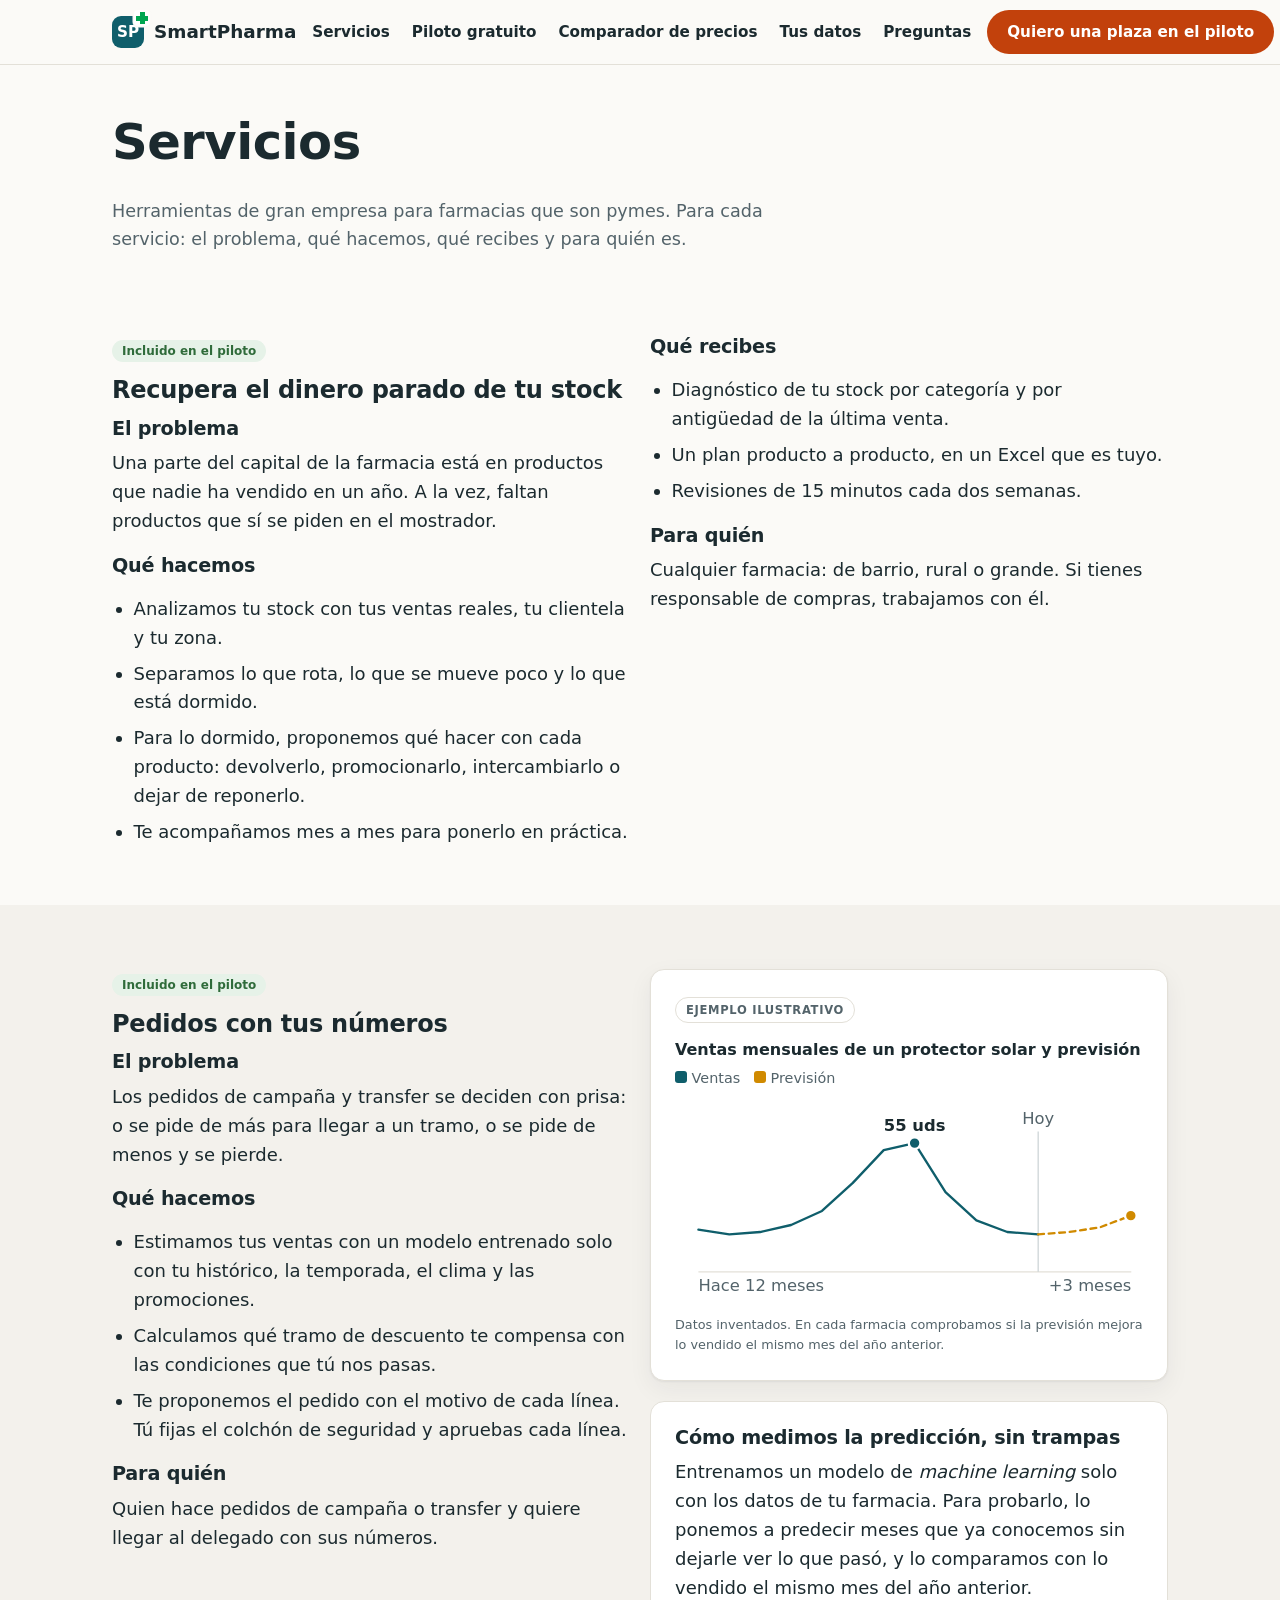
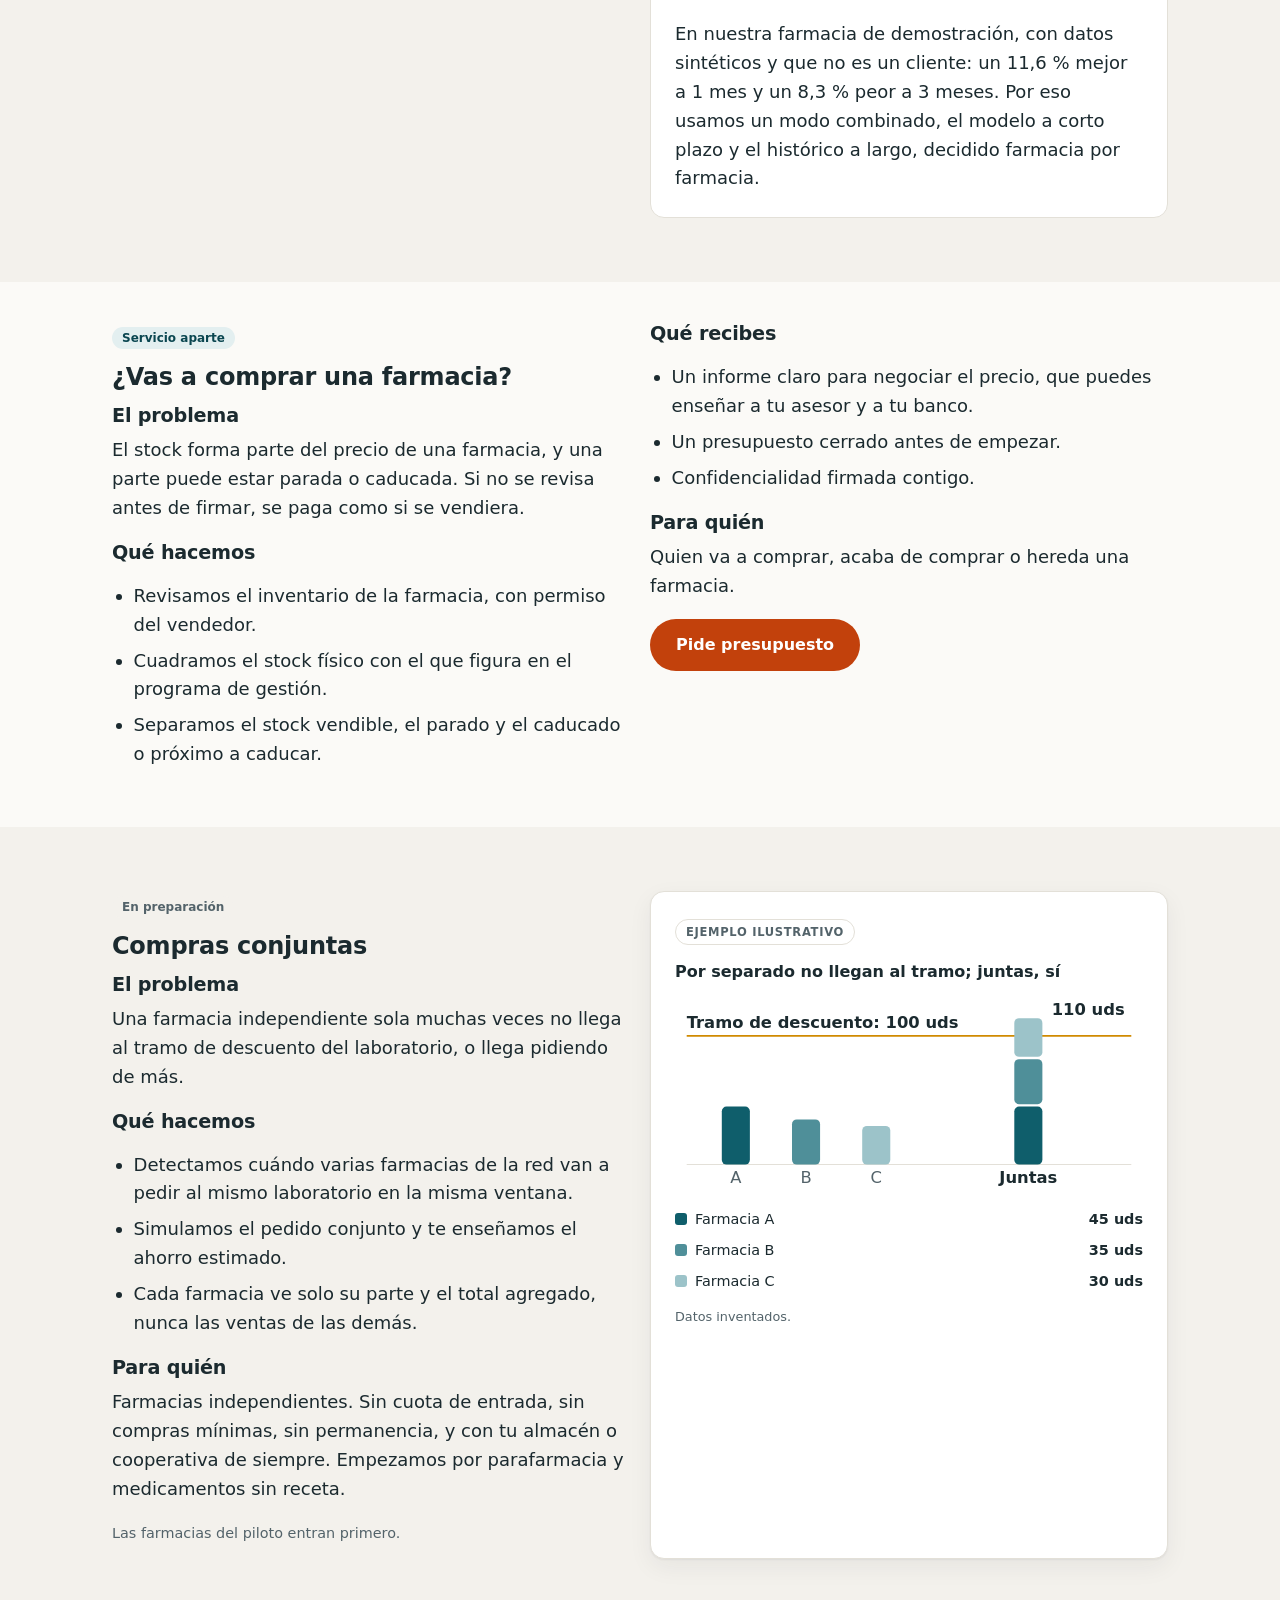
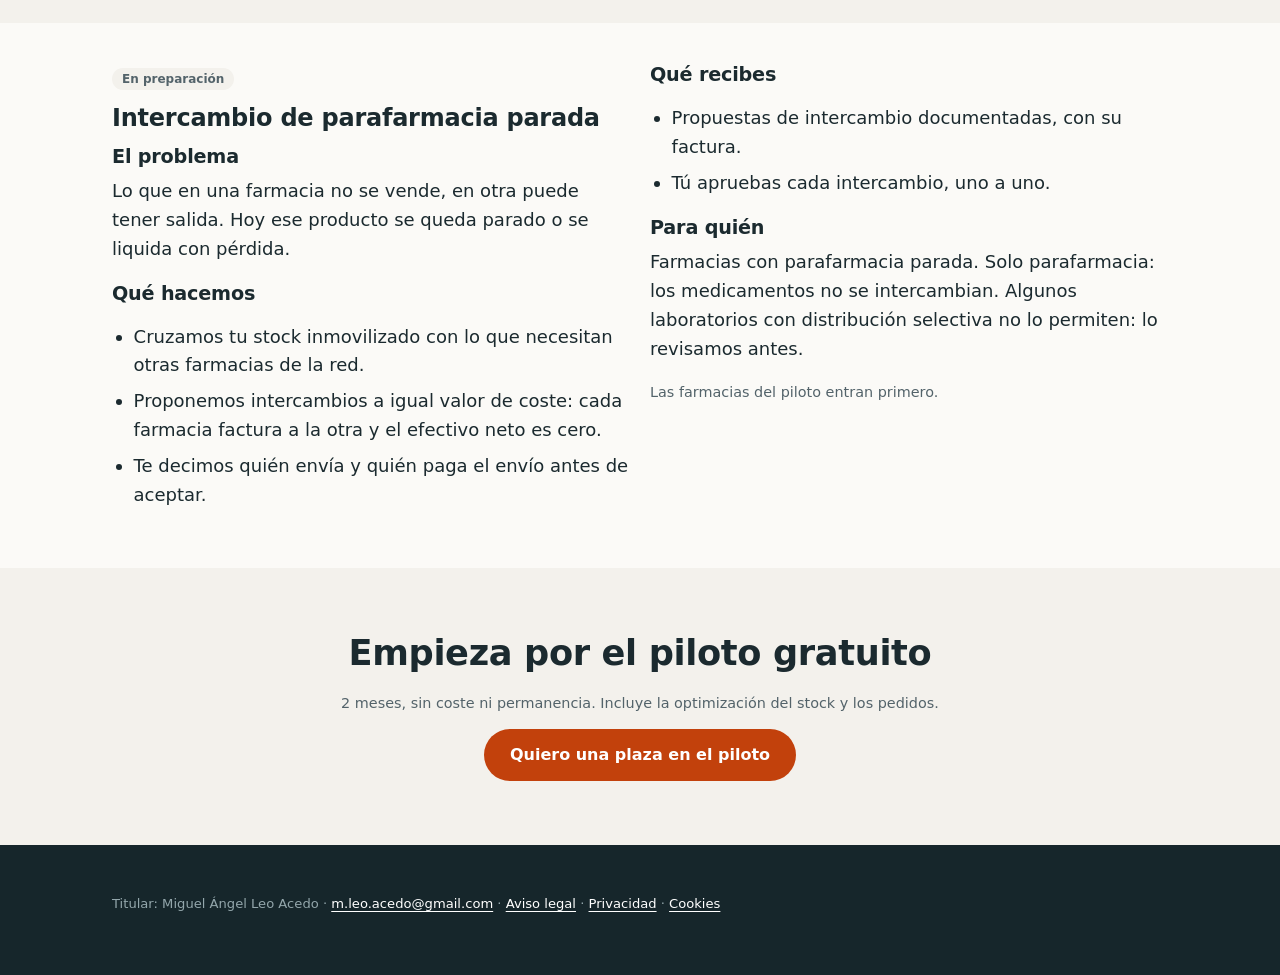
<file: servicios/index.html>
<!doctype html>
<html lang="es-ES">
<head>
  <meta charset="utf-8">
  <meta name="viewport" content="width=device-width, initial-scale=1">
  <!-- Vista previa: quitar noindex al publicar -->
  <meta name="robots" content="noindex, nofollow">
  <title>Servicios: stock, pedidos, compraventa y red de farmacias | SmartPharma</title>
  <meta name="description" content="Optimización de stock, pedidos con predicción de demanda, análisis de stock para comprar una farmacia, compras conjuntas e intercambio de parafarmacia parada.">
  <link rel="icon" href="../assets/img/favicon.svg" type="image/svg+xml">
  <link rel="stylesheet" href="../assets/css/styles.css">
</head>
<body>

<header class="header">
  <div class="container header__inner">
    <a class="logo" href="../index.html"><span class="logo__mark" aria-hidden="true">SP</span>SmartPharma</a>
    <nav class="nav" aria-label="Principal">
      <a href="index.html" aria-current="page">Servicios</a>
      <a href="../piloto/index.html">Piloto gratuito</a>
      <a href="../comparador/index.html">Comparador de precios</a>
      <a href="../tus-datos/index.html">Tus datos</a>
      <a href="../preguntas/index.html">Preguntas</a>
    </nav>
    <a class="btn btn--cta btn--small header__cta" href="../index.html#piloto">Quiero una plaza en el piloto</a>
    <button class="menu-toggle" type="button" aria-expanded="false" aria-controls="mobile-nav">Menú</button>
  </div>
  <div class="container">
    <nav class="mobile-nav" id="mobile-nav" aria-label="Principal (móvil)">
      <a href="index.html">Servicios</a>
      <a href="../piloto/index.html">Piloto gratuito</a>
      <a href="../comparador/index.html">Comparador de precios</a>
      <a href="../tus-datos/index.html">Tus datos</a>
      <a href="../preguntas/index.html">Preguntas</a>
    </nav>
  </div>
</header>

<main>
  <section class="page-hero">
    <div class="container">
      <h1>Servicios</h1>
      <p>Herramientas de gran empresa para farmacias que son pymes. Para cada servicio: el problema, qué hacemos, qué recibes y para quién es.</p>
    </div>
  </section>

  <!-- Stock -->
  <section class="section section--tight" id="stock">
    <div class="container grid grid--2">
      <div class="prose">
        <span class="svc__tag">Incluido en el piloto</span>
        <h2 style="margin-top:12px">Recupera el dinero parado de tu stock</h2>
        <h3>El problema</h3>
        <p>Una parte del capital de la farmacia está en productos que nadie ha vendido en un año. A la vez, faltan productos que sí se piden en el mostrador.</p>
        <h3>Qué hacemos</h3>
        <ul>
          <li>Analizamos tu stock con tus ventas reales, tu clientela y tu zona.</li>
          <li>Separamos lo que rota, lo que se mueve poco y lo que está dormido.</li>
          <li>Para lo dormido, proponemos qué hacer con cada producto: devolverlo, promocionarlo, intercambiarlo o dejar de reponerlo.</li>
          <li>Te acompañamos mes a mes para ponerlo en práctica.</li>
        </ul>
      </div>
      <div class="prose">
        <h3>Qué recibes</h3>
        <ul>
          <li>Diagnóstico de tu stock por categoría y por antigüedad de la última venta.</li>
          <li>Un plan producto a producto, en un Excel que es tuyo.</li>
          <li>Revisiones de 15 minutos cada dos semanas.</li>
        </ul>
        <h3>Para quién</h3>
        <p>Cualquier farmacia: de barrio, rural o grande. Si tienes responsable de compras, trabajamos con él.</p>
      </div>
    </div>
  </section>

  <!-- Pedidos -->
  <section class="section section--alt" id="pedidos">
    <div class="container grid grid--2">
      <div class="prose">
        <span class="svc__tag">Incluido en el piloto</span>
        <h2 style="margin-top:12px">Pedidos con tus números</h2>
        <h3>El problema</h3>
        <p>Los pedidos de campaña y transfer se deciden con prisa: o se pide de más para llegar a un tramo, o se pide de menos y se pierde.</p>
        <h3>Qué hacemos</h3>
        <ul>
          <li>Estimamos tus ventas con un modelo entrenado solo con tu histórico, la temporada, el clima y las promociones.</li>
          <li>Calculamos qué tramo de descuento te compensa con las condiciones que tú nos pasas.</li>
          <li>Te proponemos el pedido con el motivo de cada línea. Tú fijas el colchón de seguridad y apruebas cada línea.</li>
        </ul>
        <h3>Para quién</h3>
        <p>Quien hace pedidos de campaña o transfer y quiere llegar al delegado con sus números.</p>
      </div>
      <div>
        <figure class="chart-card chart" style="margin:0 0 20px">
          <span class="chart-tag">Ejemplo ilustrativo</span>
          <p class="chart-title">Ventas mensuales de un protector solar y previsión</p>
          <p class="chart-sub"><span class="swatch" style="background:#0f5e6b"></span> Ventas &nbsp; <span class="swatch" style="background:#d08a00"></span> Previsión</p>
          <svg viewBox="0 0 400 165" role="img" aria-labelledby="pred-desc">
            <desc id="pred-desc">Ejemplo con datos inventados: ventas de 12 meses con un pico en verano de 55 unidades y previsión de los 3 meses siguientes, de 17 a 24 unidades.</desc>
            <line x1="20" y1="140" x2="390" y2="140" stroke="#e3e0d8" stroke-width="1"/>
            <line x1="310.4" y1="20" x2="310.4" y2="140" stroke="#c8d1d3" stroke-width="1"/>
            <text x="310.4" y="14" font-size="14" text-anchor="middle">Hoy</text>
            <polyline fill="none" stroke="#0f5e6b" stroke-width="2" stroke-linejoin="round" stroke-linecap="round"
              points="20,104 46.4,108 72.8,106 99.2,100 125.6,88 152,64 178.4,36 204.8,30 231.2,72 257.6,96 284,106 310.4,108"/>
            <polyline fill="none" stroke="#d08a00" stroke-width="2" stroke-dasharray="5 4" stroke-linejoin="round" stroke-linecap="round"
              points="310.4,108 336.8,106 363.2,102 389.6,92"/>
            <circle class="mark" cx="204.8" cy="30" r="5" fill="#0f5e6b" stroke="#fff" stroke-width="2"><title>Pico de verano: 55 unidades</title></circle>
            <circle class="mark" cx="389.6" cy="92" r="5" fill="#d08a00" stroke="#fff" stroke-width="2"><title>Previsión a 3 meses: 24 unidades</title></circle>
            <text x="204.8" y="20" font-size="14" text-anchor="middle" class="t-ink">55 uds</text>
            <text x="20" y="156" font-size="14">Hace 12 meses</text>
            <text x="390" y="156" font-size="14" text-anchor="end">+3 meses</text>
          </svg>
          <figcaption class="chart-foot">Datos inventados. En cada farmacia comprobamos si la previsión mejora lo vendido el mismo mes del año anterior.</figcaption>
        </figure>
        <div class="card">
          <h3>Cómo medimos la predicción, sin trampas</h3>
          <p>Entrenamos un modelo de <em>machine learning</em> solo con los datos de tu farmacia. Para probarlo, lo ponemos a predecir meses que ya conocemos sin dejarle ver lo que pasó, y lo comparamos con lo vendido el mismo mes del año anterior.</p>
          <p>En nuestra farmacia de demostración, con datos sintéticos y que no es un cliente: un 11,6 % mejor a 1 mes y un 8,3 % peor a 3 meses. Por eso usamos un modo combinado, el modelo a corto plazo y el histórico a largo, decidido farmacia por farmacia.</p>
        </div>
      </div>
    </div>
  </section>

  <!-- Compraventa -->
  <section class="section section--tight" id="compraventa">
    <div class="container grid grid--2">
      <div class="prose">
        <span class="svc__tag svc__tag--apart">Servicio aparte</span>
        <h2 style="margin-top:12px">¿Vas a comprar una farmacia?</h2>
        <h3>El problema</h3>
        <p>El stock forma parte del precio de una farmacia, y una parte puede estar parada o caducada. Si no se revisa antes de firmar, se paga como si se vendiera.</p>
        <h3>Qué hacemos</h3>
        <ul>
          <li>Revisamos el inventario de la farmacia, con permiso del vendedor.</li>
          <li>Cuadramos el stock físico con el que figura en el programa de gestión.</li>
          <li>Separamos el stock vendible, el parado y el caducado o próximo a caducar.</li>
        </ul>
      </div>
      <div class="prose">
        <h3>Qué recibes</h3>
        <ul>
          <li>Un informe claro para negociar el precio, que puedes enseñar a tu asesor y a tu banco.</li>
          <li>Un presupuesto cerrado antes de empezar.</li>
          <li>Confidencialidad firmada contigo.</li>
        </ul>
        <h3>Para quién</h3>
        <p>Quien va a comprar, acaba de comprar o hereda una farmacia.</p>
        <a class="btn btn--cta" href="../index.html#alta">Pide presupuesto</a>
      </div>
    </div>
  </section>

  <!-- Compras conjuntas -->
  <section class="section section--alt" id="compras">
    <div class="container grid grid--2">
      <div class="prose">
        <span class="svc__tag svc__tag--soon">En preparación</span>
        <h2 style="margin-top:12px">Compras conjuntas</h2>
        <h3>El problema</h3>
        <p>Una farmacia independiente sola muchas veces no llega al tramo de descuento del laboratorio, o llega pidiendo de más.</p>
        <h3>Qué hacemos</h3>
        <ul>
          <li>Detectamos cuándo varias farmacias de la red van a pedir al mismo laboratorio en la misma ventana.</li>
          <li>Simulamos el pedido conjunto y te enseñamos el ahorro estimado.</li>
          <li>Cada farmacia ve solo su parte y el total agregado, nunca las ventas de las demás.</li>
        </ul>
        <h3>Para quién</h3>
        <p>Farmacias independientes. Sin cuota de entrada, sin compras mínimas, sin permanencia, y con tu almacén o cooperativa de siempre. Empezamos por parafarmacia y medicamentos sin receta.</p>
        <p class="small">Las farmacias del piloto entran primero.</p>
      </div>
      <figure class="chart-card chart" style="margin:0">
        <span class="chart-tag">Ejemplo ilustrativo</span>
        <p class="chart-title">Por separado no llegan al tramo; juntas, sí</p>
        <svg viewBox="0 0 400 175" role="img" aria-labelledby="tramo-desc">
          <desc id="tramo-desc">Ejemplo: tres farmacias con pedidos de 45, 35 y 30 unidades no llegan cada una al tramo de 100 unidades. Sumadas, 110 unidades, lo superan.</desc>
          <line x1="10" y1="150" x2="390" y2="150" stroke="#e3e0d8" stroke-width="1"/>
          <line x1="10" y1="40" x2="390" y2="40" stroke="#d08a00" stroke-width="1.5"/>
          <text x="10" y="33" font-size="14" class="t-ink">Tramo de descuento: 100 uds</text>

          <rect class="mark" x="40" y="100.5" width="24" height="49.5" rx="4" fill="#0f5e6b"><title>Farmacia A: 45 uds</title></rect>
          <rect class="mark" x="100" y="111.5" width="24" height="38.5" rx="4" fill="#4f8f99"><title>Farmacia B: 35 uds</title></rect>
          <rect class="mark" x="160" y="117" width="24" height="33" rx="4" fill="#9cc3c9"><title>Farmacia C: 30 uds</title></rect>
          <text x="52" y="166" font-size="14" text-anchor="middle">A</text>
          <text x="112" y="166" font-size="14" text-anchor="middle">B</text>
          <text x="172" y="166" font-size="14" text-anchor="middle">C</text>

          <rect class="seg" x="290" y="100.5" width="24" height="49.5" rx="4" fill="#0f5e6b"><title>Farmacia A: 45 uds</title></rect>
          <rect class="seg" x="290" y="60" width="24" height="38.5" rx="4" fill="#4f8f99"><title>Farmacia B: 35 uds</title></rect>
          <rect class="seg" x="290" y="25" width="24" height="33" rx="4" fill="#9cc3c9"><title>Farmacia C: 30 uds</title></rect>
          <text x="302" y="166" font-size="14" text-anchor="middle" class="t-ink">Juntas</text>
          <text x="322" y="22" font-size="14" class="t-ink">110 uds</text>
        </svg>
        <ul class="chart-legend">
          <li><span class="swatch" style="background:#0f5e6b"></span>Farmacia A<b>45 uds</b></li>
          <li><span class="swatch" style="background:#4f8f99"></span>Farmacia B<b>35 uds</b></li>
          <li><span class="swatch" style="background:#9cc3c9"></span>Farmacia C<b>30 uds</b></li>
        </ul>
        <figcaption class="chart-foot">Datos inventados.</figcaption>
      </figure>
    </div>
  </section>

  <!-- Intercambio -->
  <section class="section section--tight" id="intercambio">
    <div class="container grid grid--2">
      <div class="prose">
        <span class="svc__tag svc__tag--soon">En preparación</span>
        <h2 style="margin-top:12px">Intercambio de parafarmacia parada</h2>
        <h3>El problema</h3>
        <p>Lo que en una farmacia no se vende, en otra puede tener salida. Hoy ese producto se queda parado o se liquida con pérdida.</p>
        <h3>Qué hacemos</h3>
        <ul>
          <li>Cruzamos tu stock inmovilizado con lo que necesitan otras farmacias de la red.</li>
          <li>Proponemos intercambios a igual valor de coste: cada farmacia factura a la otra y el efectivo neto es cero.</li>
          <li>Te decimos quién envía y quién paga el envío antes de aceptar.</li>
        </ul>
      </div>
      <div class="prose">
        <h3>Qué recibes</h3>
        <ul>
          <li>Propuestas de intercambio documentadas, con su factura.</li>
          <li>Tú apruebas cada intercambio, uno a uno.</li>
        </ul>
        <h3>Para quién</h3>
        <p>Farmacias con parafarmacia parada. Solo parafarmacia: los medicamentos no se intercambian. Algunos laboratorios con distribución selectiva no lo permiten: lo revisamos antes.</p>
        <p class="small">Las farmacias del piloto entran primero.</p>
      </div>
    </div>
  </section>

  <section class="section closing section--alt">
    <div class="container">
      <h2>Empieza por el piloto gratuito</h2>
      <p class="small">2 meses, sin coste ni permanencia. Incluye la optimización del stock y los pedidos.</p>
      <div class="btn-row"><a class="btn btn--cta" href="../index.html#piloto">Quiero una plaza en el piloto</a></div>
    </div>
  </section>
</main>

<footer class="footer">
  <div class="container">
    <p class="footer__legal" style="margin-top:0;border-top:0;padding-top:0">Titular: Miguel Ángel Leo Acedo · <a href="mailto:m.leo.acedo@gmail.com">m.leo.acedo@gmail.com</a> · <a href="../legal/aviso-legal.html">Aviso legal</a> · <a href="../legal/privacidad.html">Privacidad</a> · <a href="../legal/cookies.html">Cookies</a></p>
  </div>
</footer>

<div class="sticky-bar">
  <a class="btn btn--cta" href="../index.html#piloto">Plaza en el piloto</a>
  <a class="btn btn--ghost" href="mailto:m.leo.acedo@gmail.com?subject=Duda%20sobre%20SmartPharma">Escríbenos</a>
</div>

<script src="../assets/js/main.js" defer></script>
</body>
</html>
</file>
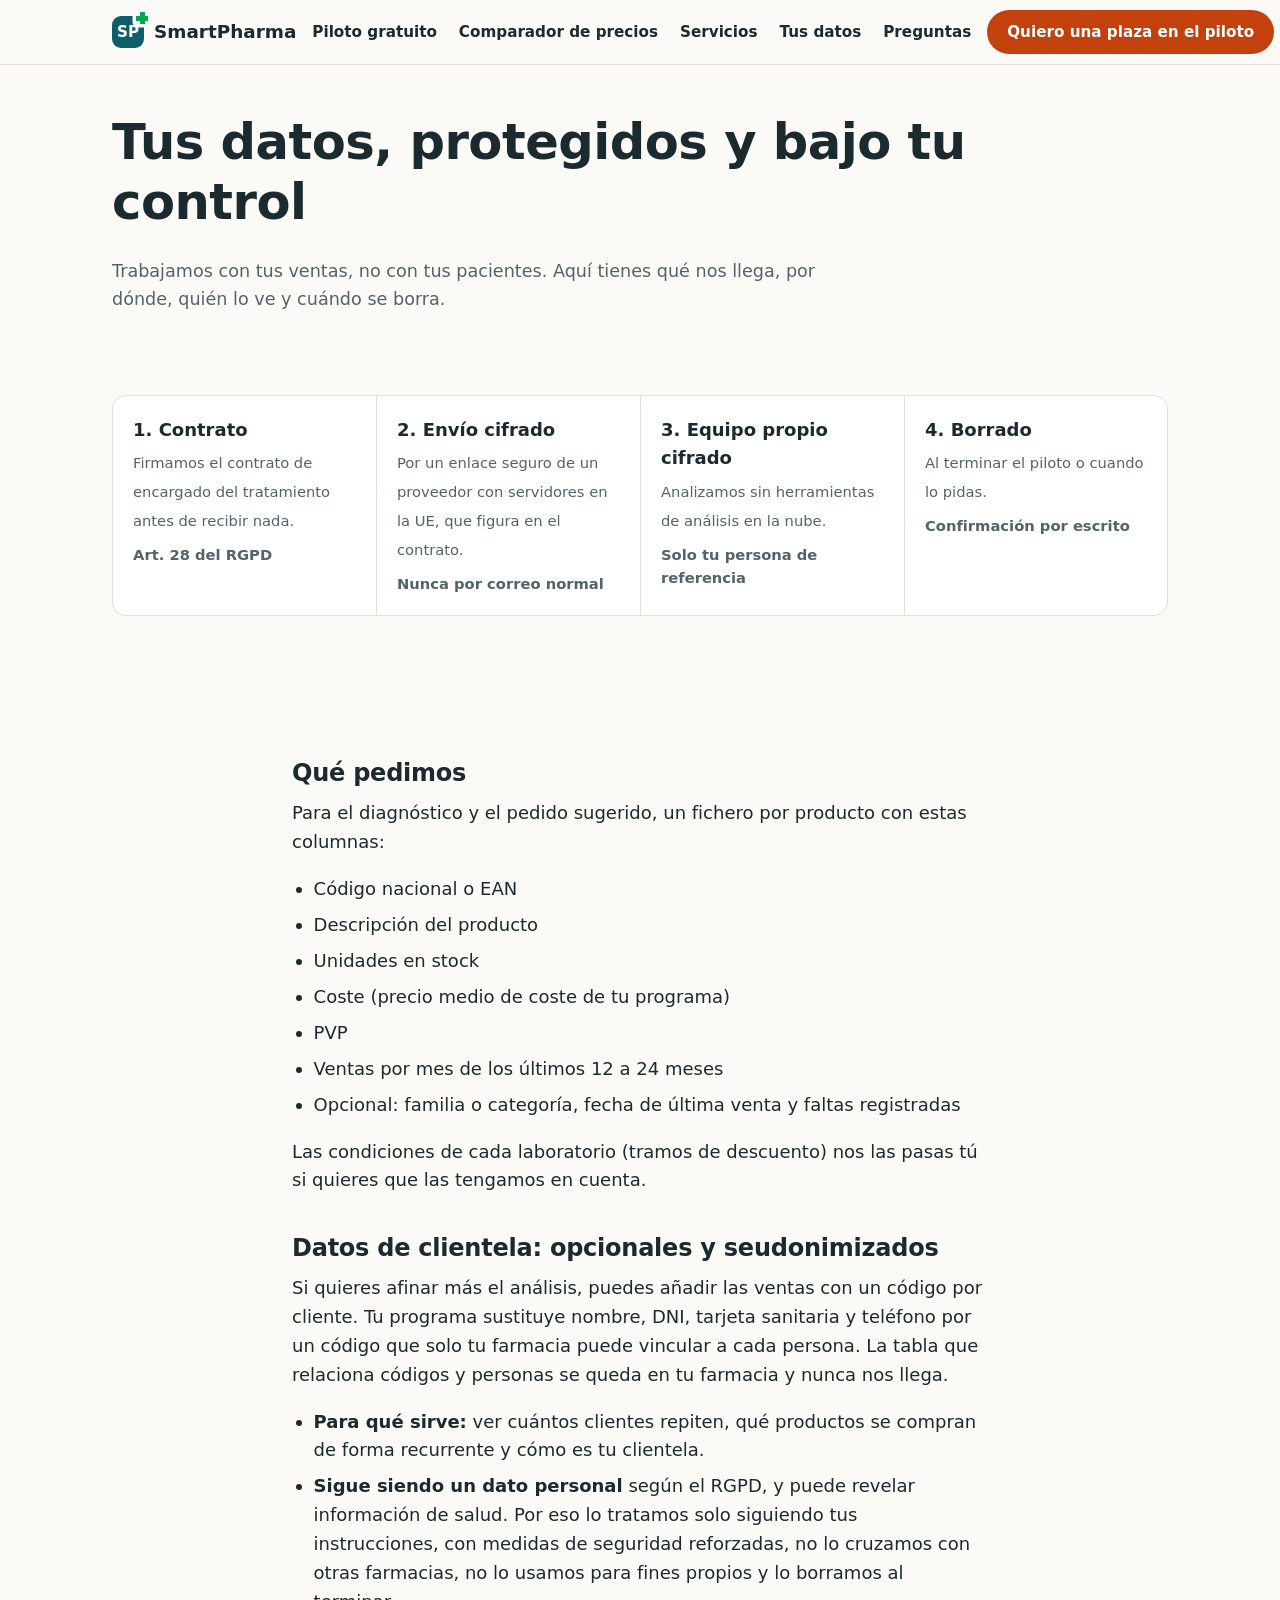
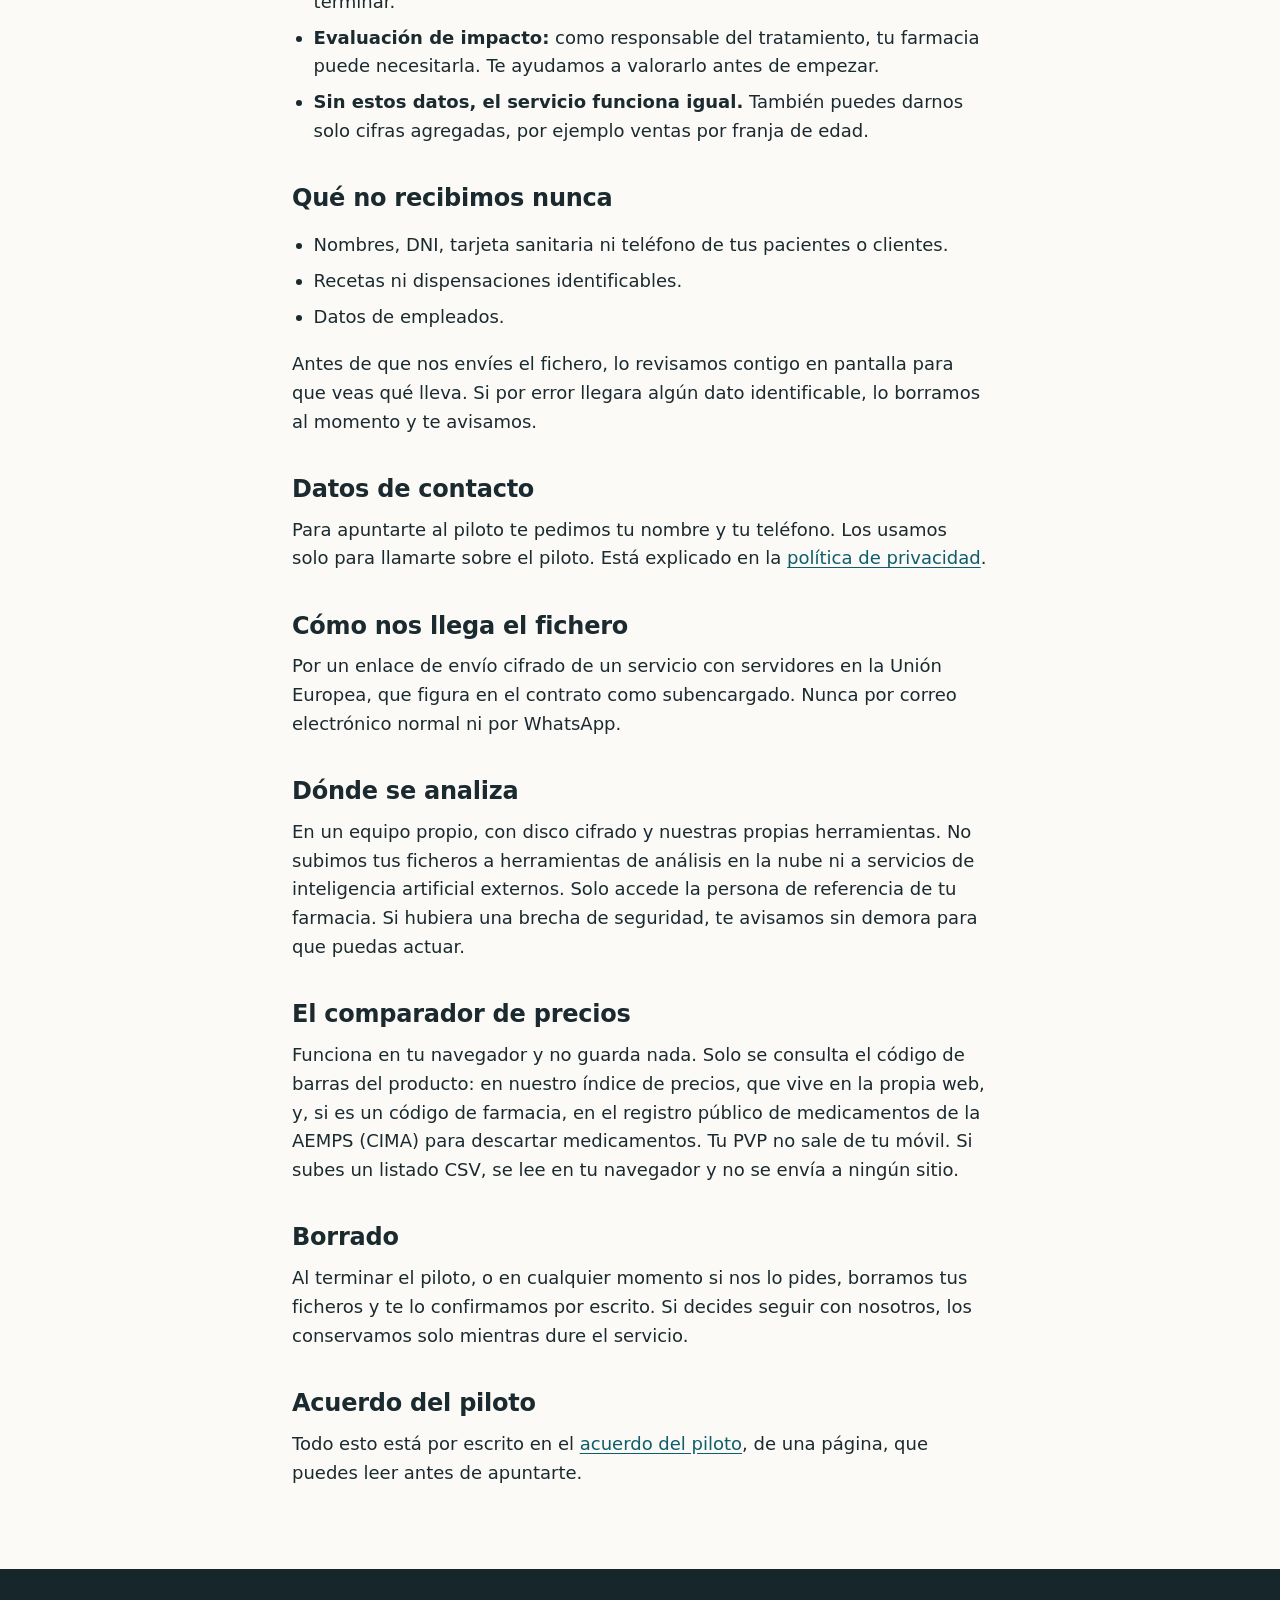
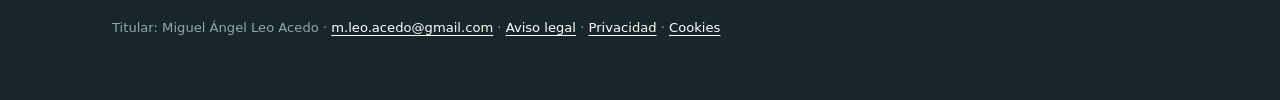
<file: tus-datos/index.html>
<!doctype html>
<html lang="es-ES">
<head>
  <meta charset="utf-8">
  <meta name="viewport" content="width=device-width, initial-scale=1">
  <meta name="robots" content="noindex, nofollow">
  <title>Tus datos: qué pedimos y qué no | SmartPharma</title>
  <meta name="description" content="Solo datos de productos y ventas, nunca de pacientes. Qué columnas pedimos, cómo nos llegan, dónde se analizan y cuándo se borran.">
  <link rel="icon" href="../assets/img/favicon.svg" type="image/svg+xml">
  <link rel="stylesheet" href="../assets/css/styles.css">
</head>
<body>

<header class="header">
  <div class="container header__inner">
    <a class="logo" href="../index.html"><span class="logo__mark" aria-hidden="true">SP</span>SmartPharma</a>
    <nav class="nav" aria-label="Principal">
      <a href="../piloto/index.html">Piloto gratuito</a>
      <a href="../comparador/index.html">Comparador de precios</a>
      <a href="../servicios/index.html">Servicios</a>
      <a href="index.html" aria-current="page">Tus datos</a>
      <a href="../preguntas/index.html">Preguntas</a>
    </nav>
    <a class="btn btn--cta btn--small header__cta" href="../index.html#piloto">Quiero una plaza en el piloto</a>
    <button class="menu-toggle" type="button" aria-expanded="false" aria-controls="mobile-nav">Menú</button>
  </div>
  <div class="container">
    <nav class="mobile-nav" id="mobile-nav" aria-label="Principal (móvil)">
      <a href="../piloto/index.html">Piloto gratuito</a>
      <a href="../comparador/index.html">Comparador de precios</a>
      <a href="../servicios/index.html">Servicios</a>
      <a href="index.html">Tus datos</a>
      <a href="../preguntas/index.html">Preguntas</a>
    </nav>
  </div>
</header>

<main>
  <section class="page-hero">
    <div class="container">
      <h1>Tus datos, protegidos y bajo tu control</h1>
      <p>Trabajamos con tus ventas, no con tus pacientes. Aquí tienes qué nos llega, por dónde, quién lo ve y cuándo se borra.</p>
    </div>
  </section>

  <section class="section--tight">
    <div class="container">
      <div class="flow">
        <div class="flow__step"><b>1. Contrato</b><span>Firmamos el contrato de encargado del tratamiento antes de recibir nada.</span><span class="flow__lock">Art. 28 del RGPD</span></div>
        <div class="flow__step"><b>2. Envío cifrado</b><span>Por un enlace seguro de un proveedor con servidores en la UE, que figura en el contrato.</span><span class="flow__lock">Nunca por correo normal</span></div>
        <div class="flow__step"><b>3. Equipo propio cifrado</b><span>Analizamos sin herramientas de análisis en la nube.</span><span class="flow__lock">Solo tu persona de referencia</span></div>
        <div class="flow__step"><b>4. Borrado</b><span>Al terminar el piloto o cuando lo pidas.</span><span class="flow__lock">Confirmación por escrito</span></div>
      </div>
    </div>
  </section>

  <section class="section">
    <div class="container prose">
      <h2>Qué pedimos</h2>
      <p>Para el diagnóstico y el pedido sugerido, un fichero por producto con estas columnas:</p>
      <ul>
        <li>Código nacional o EAN</li>
        <li>Descripción del producto</li>
        <li>Unidades en stock</li>
        <li>Coste (precio medio de coste de tu programa)</li>
        <li>PVP</li>
        <li>Ventas por mes de los últimos 12 a 24 meses</li>
        <li>Opcional: familia o categoría, fecha de última venta y faltas registradas</li>
      </ul>
      <p>Las condiciones de cada laboratorio (tramos de descuento) nos las pasas tú si quieres que las tengamos en cuenta.</p>

      <h2>Datos de clientela: opcionales y seudonimizados</h2>
      <p>Si quieres afinar más el análisis, puedes añadir las ventas con un código por cliente. Tu programa sustituye nombre, DNI, tarjeta sanitaria y teléfono por un código que solo tu farmacia puede vincular a cada persona. La tabla que relaciona códigos y personas se queda en tu farmacia y nunca nos llega.</p>
      <ul>
        <li><b>Para qué sirve:</b> ver cuántos clientes repiten, qué productos se compran de forma recurrente y cómo es tu clientela.</li>
        <li><b>Sigue siendo un dato personal</b> según el RGPD, y puede revelar información de salud. Por eso lo tratamos solo siguiendo tus instrucciones, con medidas de seguridad reforzadas, no lo cruzamos con otras farmacias, no lo usamos para fines propios y lo borramos al terminar.</li>
        <li><b>Evaluación de impacto:</b> como responsable del tratamiento, tu farmacia puede necesitarla. Te ayudamos a valorarlo antes de empezar.</li>
        <li><b>Sin estos datos, el servicio funciona igual.</b> También puedes darnos solo cifras agregadas, por ejemplo ventas por franja de edad.</li>
      </ul>

      <h2>Qué no recibimos nunca</h2>
      <ul>
        <li>Nombres, DNI, tarjeta sanitaria ni teléfono de tus pacientes o clientes.</li>
        <li>Recetas ni dispensaciones identificables.</li>
        <li>Datos de empleados.</li>
      </ul>
      <p>Antes de que nos envíes el fichero, lo revisamos contigo en pantalla para que veas qué lleva. Si por error llegara algún dato identificable, lo borramos al momento y te avisamos.</p>

      <h2>Datos de contacto</h2>
      <p>Para apuntarte al piloto te pedimos tu nombre y tu teléfono. Los usamos solo para llamarte sobre el piloto. Está explicado en la <a href="../legal/privacidad.html">política de privacidad</a>.</p>

      <h2>Cómo nos llega el fichero</h2>
      <p>Por un enlace de envío cifrado de un servicio con servidores en la Unión Europea, que figura en el contrato como subencargado. Nunca por correo electrónico normal ni por WhatsApp.</p>

      <h2>Dónde se analiza</h2>
      <p>En un equipo propio, con disco cifrado y nuestras propias herramientas. No subimos tus ficheros a herramientas de análisis en la nube ni a servicios de inteligencia artificial externos. Solo accede la persona de referencia de tu farmacia. Si hubiera una brecha de seguridad, te avisamos sin demora para que puedas actuar.</p>

      <h2>El comparador de precios</h2>
      <p>Funciona en tu navegador y no guarda nada. Solo se consulta el código de barras del producto: en nuestro índice de precios, que vive en la propia web, y, si es un código de farmacia, en el registro público de medicamentos de la AEMPS (CIMA) para descartar medicamentos. Tu PVP no sale de tu móvil. Si subes un listado CSV, se lee en tu navegador y no se envía a ningún sitio.</p>

      <h2>Borrado</h2>
      <p>Al terminar el piloto, o en cualquier momento si nos lo pides, borramos tus ficheros y te lo confirmamos por escrito. Si decides seguir con nosotros, los conservamos solo mientras dure el servicio.</p>

      <h2>Acuerdo del piloto</h2>
      <p>Todo esto está por escrito en el <a href="../piloto/acuerdo.html">acuerdo del piloto</a>, de una página, que puedes leer antes de apuntarte.</p>
    </div>
  </section>
</main>

<footer class="footer">
  <div class="container">
    <p class="footer__legal" style="margin-top:0;border-top:0;padding-top:0">Titular: Miguel Ángel Leo Acedo · <a href="mailto:m.leo.acedo@gmail.com">m.leo.acedo@gmail.com</a> · <a href="../legal/aviso-legal.html">Aviso legal</a> · <a href="../legal/privacidad.html">Privacidad</a> · <a href="../legal/cookies.html">Cookies</a></p>
  </div>
</footer>

<div class="sticky-bar">
  <a class="btn btn--cta" href="../index.html#piloto">Plaza en el piloto</a>
  <a class="btn btn--ghost" href="mailto:m.leo.acedo@gmail.com?subject=Duda%20sobre%20SmartPharma">Escríbenos</a>
</div>

<script src="../assets/js/main.js" defer></script>
</body>
</html>
</file>
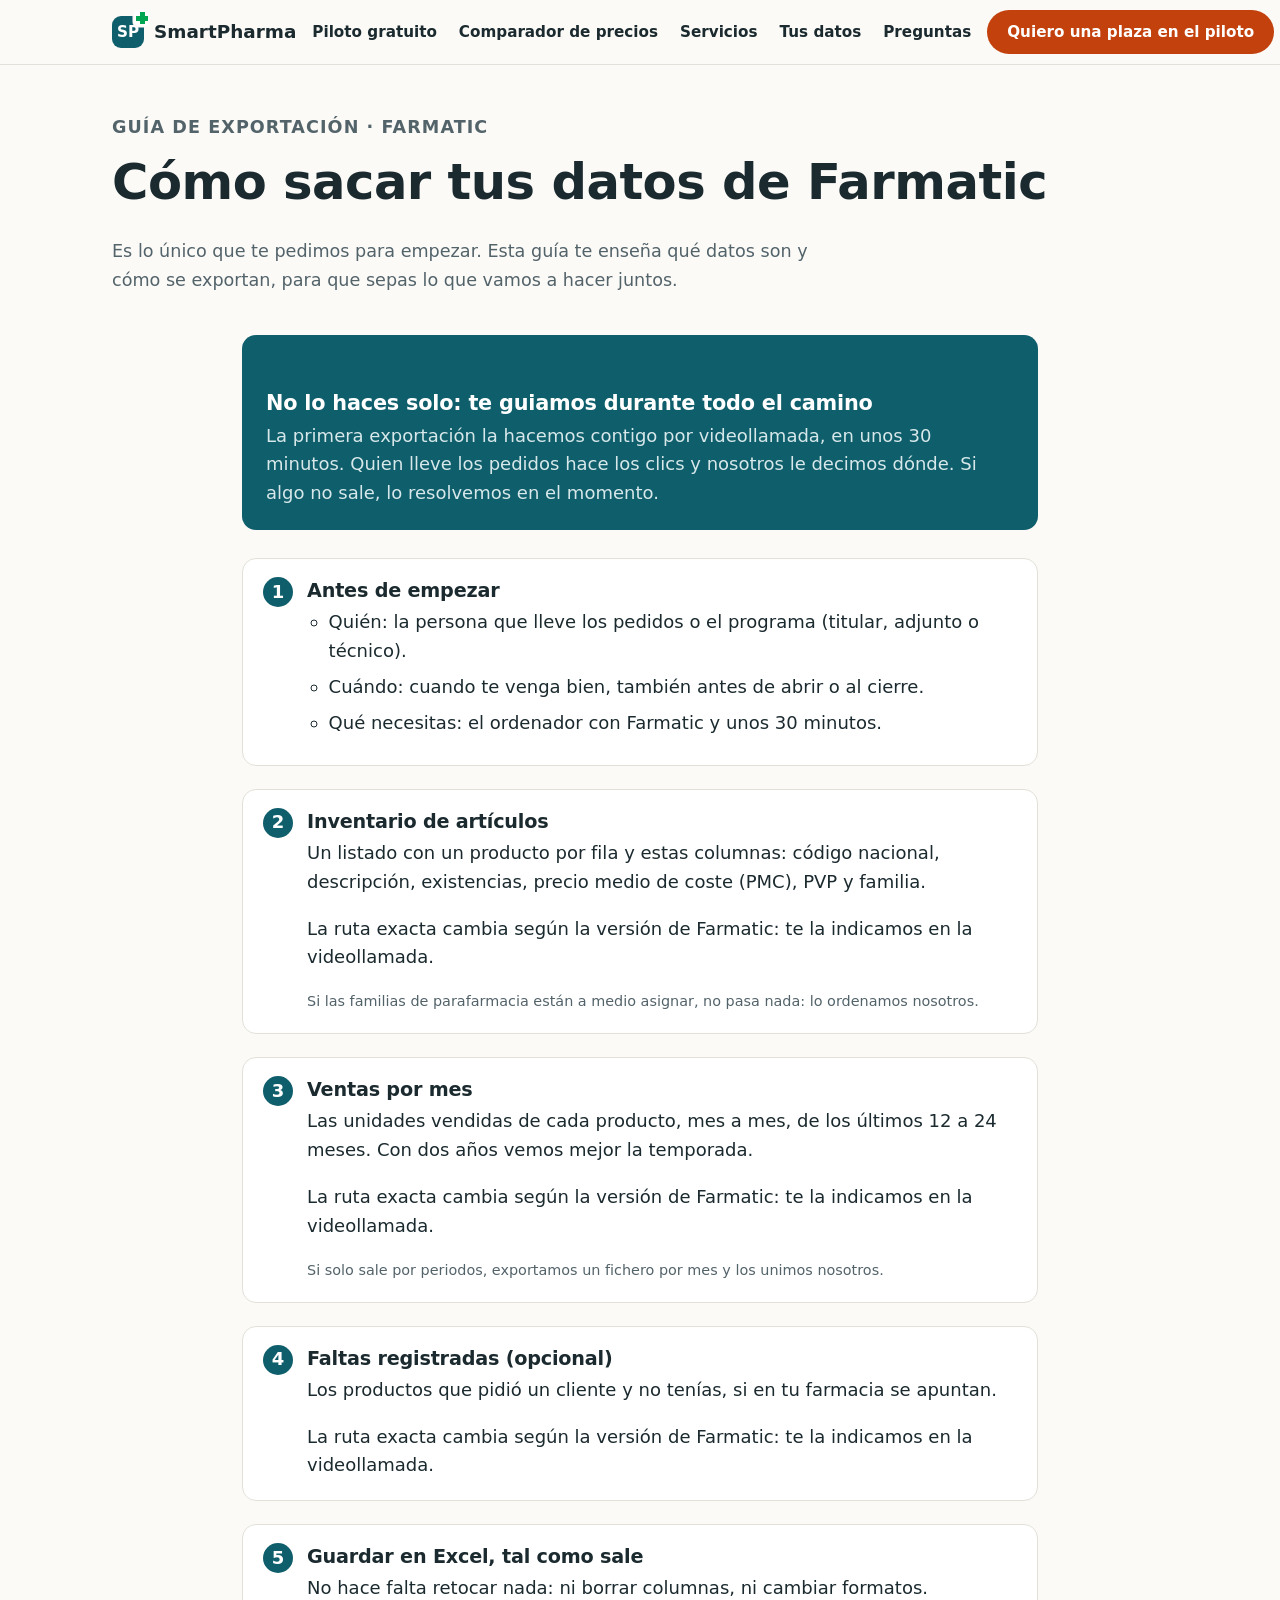
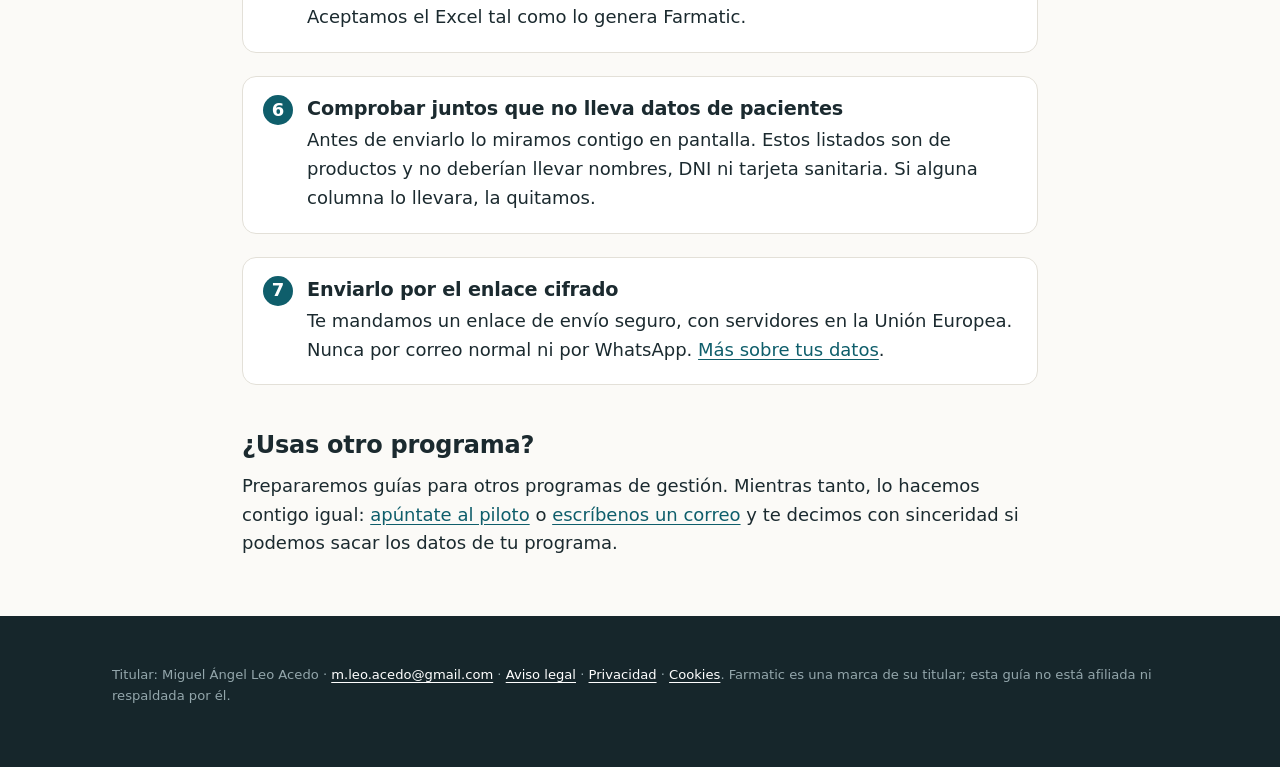
<file: guia-exportacion/farmatic.html>
<!doctype html>
<html lang="es-ES">
<head>
  <meta charset="utf-8">
  <meta name="viewport" content="width=device-width, initial-scale=1">
  <!-- Vista previa: quitar noindex al publicar -->
  <meta name="robots" content="noindex, nofollow">
  <title>Cómo exportar tus datos de Farmatic a Excel | SmartPharma</title>
  <meta name="description" content="Guía paso a paso para exportar el inventario y las ventas de Farmatic a Excel. Te guiamos por videollamada durante todo el proceso.">
  <link rel="icon" href="../assets/img/favicon.svg" type="image/svg+xml">
  <link rel="stylesheet" href="../assets/css/styles.css">
</head>
<body>

<header class="header">
  <div class="container header__inner">
    <a class="logo" href="../index.html"><span class="logo__mark" aria-hidden="true">SP</span>SmartPharma</a>
    <nav class="nav" aria-label="Principal">
      <a href="../piloto/index.html">Piloto gratuito</a>
      <a href="../comparador/index.html">Comparador de precios</a>
      <a href="../servicios/index.html">Servicios</a>
      <a href="../tus-datos/index.html">Tus datos</a>
      <a href="../preguntas/index.html">Preguntas</a>
    </nav>
    <a class="btn btn--cta btn--small header__cta" href="../index.html#alta">Quiero una plaza en el piloto</a>
    <button class="menu-toggle" type="button" aria-expanded="false" aria-controls="mobile-nav">Menú</button>
  </div>
  <div class="container">
    <nav class="mobile-nav" id="mobile-nav" aria-label="Principal (móvil)">
      <a href="../piloto/index.html">Piloto gratuito</a>
      <a href="../comparador/index.html">Comparador de precios</a>
      <a href="../servicios/index.html">Servicios</a>
      <a href="../tus-datos/index.html">Tus datos</a>
      <a href="../preguntas/index.html">Preguntas</a>
    </nav>
  </div>
</header>

<main>
  <section class="page-hero">
    <div class="container">
      <p class="eyebrow">Guía de exportación · Farmatic</p>
      <h1>Cómo sacar tus datos de Farmatic</h1>
      <p>Es lo único que te pedimos para empezar. Esta guía te enseña qué datos son y cómo se exportan, para que sepas lo que vamos a hacer juntos.</p>
    </div>
  </section>

  <section class="section section--tight" style="padding-top:0">
    <div class="container prose" style="max-width:860px">
      <div class="callout">
        <h2>No lo haces solo: te guiamos durante todo el camino</h2>
        <p>La primera exportación la hacemos contigo por videollamada, en unos 30 minutos. Quien lleve los pedidos hace los clics y nosotros le decimos dónde. Si algo no sale, lo resolvemos en el momento.</p>
      </div>

      <ol class="steps">
        <li>
          <h3>Antes de empezar</h3>
          <ul>
            <li>Quién: la persona que lleve los pedidos o el programa (titular, adjunto o técnico).</li>
            <li>Cuándo: cuando te venga bien, también antes de abrir o al cierre.</li>
            <li>Qué necesitas: el ordenador con Farmatic y unos 30 minutos.</li>
          </ul>
        </li>
        <li>
          <h3>Inventario de artículos</h3>
          <p>Un listado con un producto por fila y estas columnas: código nacional, descripción, existencias, precio medio de coste (PMC), PVP y familia.</p>
          <p>La ruta exacta cambia según la versión de Farmatic: te la indicamos en la videollamada.</p>
          <p class="small">Si las familias de parafarmacia están a medio asignar, no pasa nada: lo ordenamos nosotros.</p>
        </li>
        <li>
          <h3>Ventas por mes</h3>
          <p>Las unidades vendidas de cada producto, mes a mes, de los últimos 12 a 24 meses. Con dos años vemos mejor la temporada.</p>
          <p>La ruta exacta cambia según la versión de Farmatic: te la indicamos en la videollamada.</p>
          <p class="small">Si solo sale por periodos, exportamos un fichero por mes y los unimos nosotros.</p>
        </li>
        <li>
          <h3>Faltas registradas (opcional)</h3>
          <p>Los productos que pidió un cliente y no tenías, si en tu farmacia se apuntan.</p>
          <p>La ruta exacta cambia según la versión de Farmatic: te la indicamos en la videollamada.</p>
        </li>
        <li>
          <h3>Guardar en Excel, tal como sale</h3>
          <p>No hace falta retocar nada: ni borrar columnas, ni cambiar formatos. Aceptamos el Excel tal como lo genera Farmatic.</p>
        </li>
        <li>
          <h3>Comprobar juntos que no lleva datos de pacientes</h3>
          <p>Antes de enviarlo lo miramos contigo en pantalla. Estos listados son de productos y no deberían llevar nombres, DNI ni tarjeta sanitaria. Si alguna columna lo llevara, la quitamos.</p>
        </li>
        <li>
          <h3>Enviarlo por el enlace cifrado</h3>
          <p>Te mandamos un enlace de envío seguro, con servidores en la Unión Europea. Nunca por correo normal ni por WhatsApp. <a href="../tus-datos/index.html">Más sobre tus datos</a>.</p>
        </li>
      </ol>

      <h2>¿Usas otro programa?</h2>
      <p>Prepararemos guías para otros programas de gestión. Mientras tanto, lo hacemos contigo igual: <a href="../index.html#alta">apúntate al piloto</a> o <a href="mailto:m.leo.acedo@gmail.com?subject=Duda%20sobre%20SmartPharma">escríbenos un correo</a> y te decimos con sinceridad si podemos sacar los datos de tu programa.</p>
    </div>
  </section>
</main>

<footer class="footer">
  <div class="container">
    <p class="footer__legal" style="margin-top:0;border-top:0;padding-top:0">Titular: Miguel Ángel Leo Acedo · <a href="mailto:m.leo.acedo@gmail.com">m.leo.acedo@gmail.com</a> · <a href="../legal/aviso-legal.html">Aviso legal</a> · <a href="../legal/privacidad.html">Privacidad</a> · <a href="../legal/cookies.html">Cookies</a>. Farmatic es una marca de su titular; esta guía no está afiliada ni respaldada por él.</p>
  </div>
</footer>

<div class="sticky-bar">
  <a class="btn btn--cta" href="../index.html#alta">Plaza en el piloto</a>
  <a class="btn btn--ghost" href="mailto:m.leo.acedo@gmail.com?subject=Duda%20sobre%20SmartPharma">Escríbenos</a>
</div>

<script src="../assets/js/main.js" defer></script>
</body>
</html>
</file>
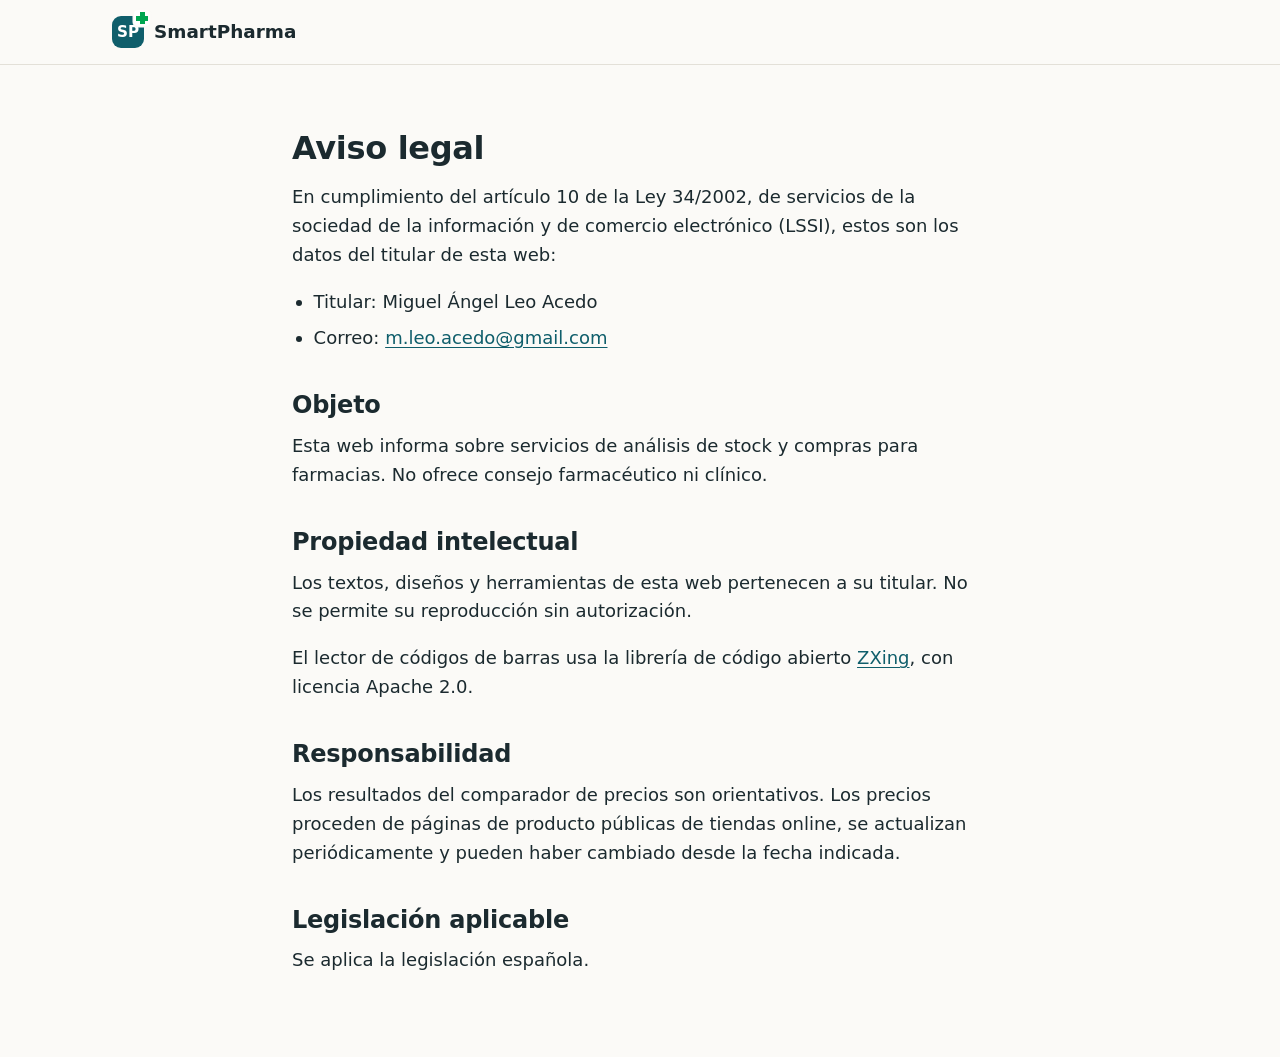
<file: legal/aviso-legal.html>
<!doctype html>
<html lang="es-ES">
<head>
  <meta charset="utf-8">
  <meta name="viewport" content="width=device-width, initial-scale=1">
  <meta name="robots" content="noindex, nofollow">
  <title>Aviso legal | SmartPharma</title>
  <link rel="icon" href="../assets/img/favicon.svg" type="image/svg+xml">
  <link rel="stylesheet" href="../assets/css/styles.css">
</head>
<body>
<header class="header">
  <div class="container header__inner">
    <a class="logo" href="../index.html"><span class="logo__mark" aria-hidden="true">SP</span>SmartPharma</a>
  </div>
</header>
<main class="section">
  <div class="container prose">
    <h1 style="font-size:2rem">Aviso legal</h1>
    <p>En cumplimiento del artículo 10 de la Ley 34/2002, de servicios de la sociedad de la información y de comercio electrónico (LSSI), estos son los datos del titular de esta web:</p>
    <ul>
      <li>Titular: Miguel Ángel Leo Acedo</li>
      <li>Correo: <a href="mailto:m.leo.acedo@gmail.com">m.leo.acedo@gmail.com</a></li>
    </ul>
    <h2>Objeto</h2>
    <p>Esta web informa sobre servicios de análisis de stock y compras para farmacias. No ofrece consejo farmacéutico ni clínico.</p>
    <h2>Propiedad intelectual</h2>
    <p>Los textos, diseños y herramientas de esta web pertenecen a su titular. No se permite su reproducción sin autorización.</p>
    <p>El lector de códigos de barras usa la librería de código abierto <a href="../assets/vendor/zxing/LICENSE">ZXing</a>, con licencia Apache 2.0.</p>
    <h2>Responsabilidad</h2>
    <p>Los resultados del comparador de precios son orientativos. Los precios proceden de páginas de producto públicas de tiendas online, se actualizan periódicamente y pueden haber cambiado desde la fecha indicada.</p>
    <h2>Legislación aplicable</h2>
    <p>Se aplica la legislación española.</p>
  </div>
</main>
</body>
</html>
</file>
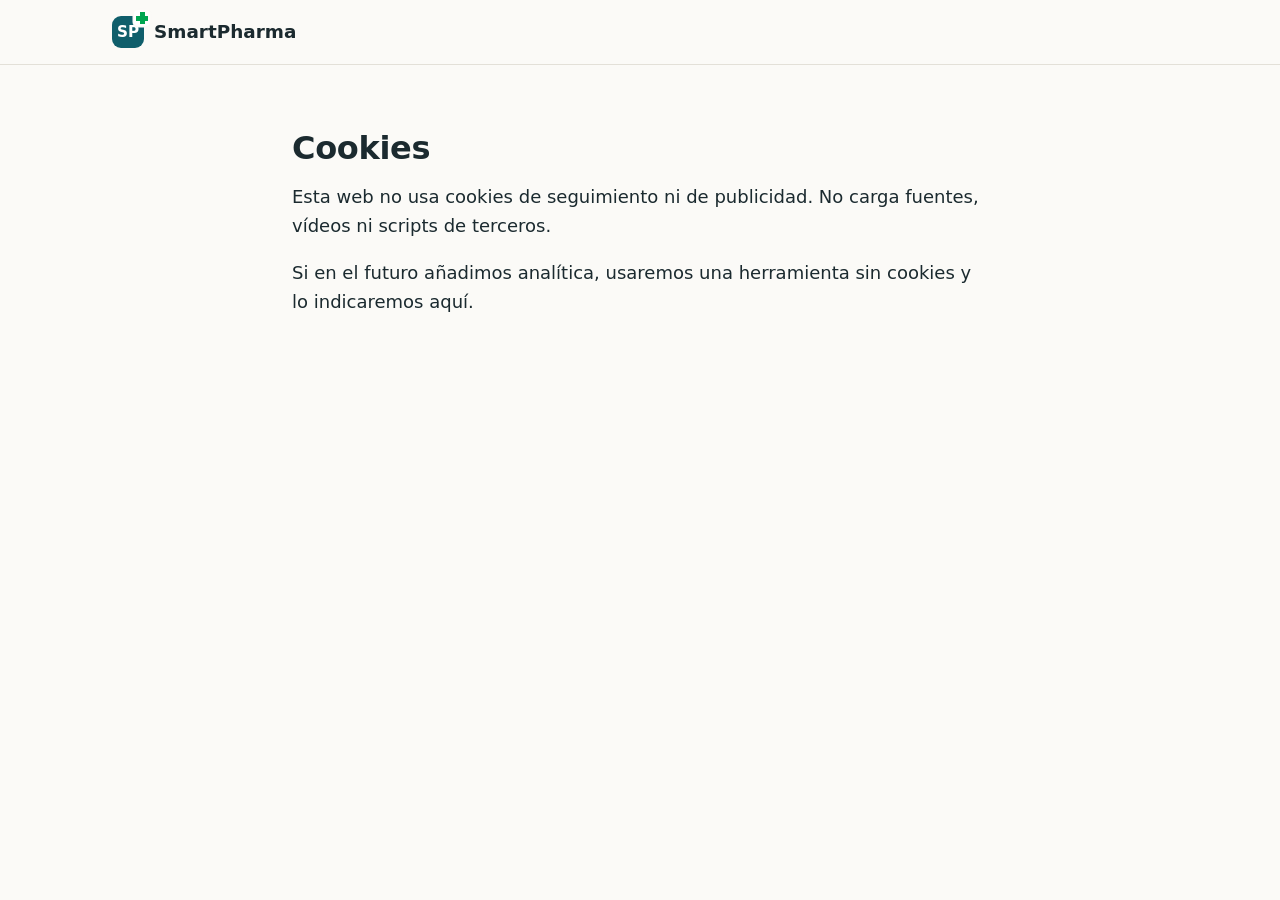
<file: legal/cookies.html>
<!doctype html>
<html lang="es-ES">
<head>
  <meta charset="utf-8">
  <meta name="viewport" content="width=device-width, initial-scale=1">
  <meta name="robots" content="noindex, nofollow">
  <title>Cookies | SmartPharma</title>
  <link rel="icon" href="../assets/img/favicon.svg" type="image/svg+xml">
  <link rel="stylesheet" href="../assets/css/styles.css">
</head>
<body>
<header class="header">
  <div class="container header__inner">
    <a class="logo" href="../index.html"><span class="logo__mark" aria-hidden="true">SP</span>SmartPharma</a>
  </div>
</header>
<main class="section">
  <div class="container prose">
    <h1 style="font-size:2rem">Cookies</h1>
    <p>Esta web no usa cookies de seguimiento ni de publicidad. No carga fuentes, vídeos ni scripts de terceros.</p>
    <p>Si en el futuro añadimos analítica, usaremos una herramienta sin cookies y lo indicaremos aquí.</p>
  </div>
</main>
</body>
</html>
</file>
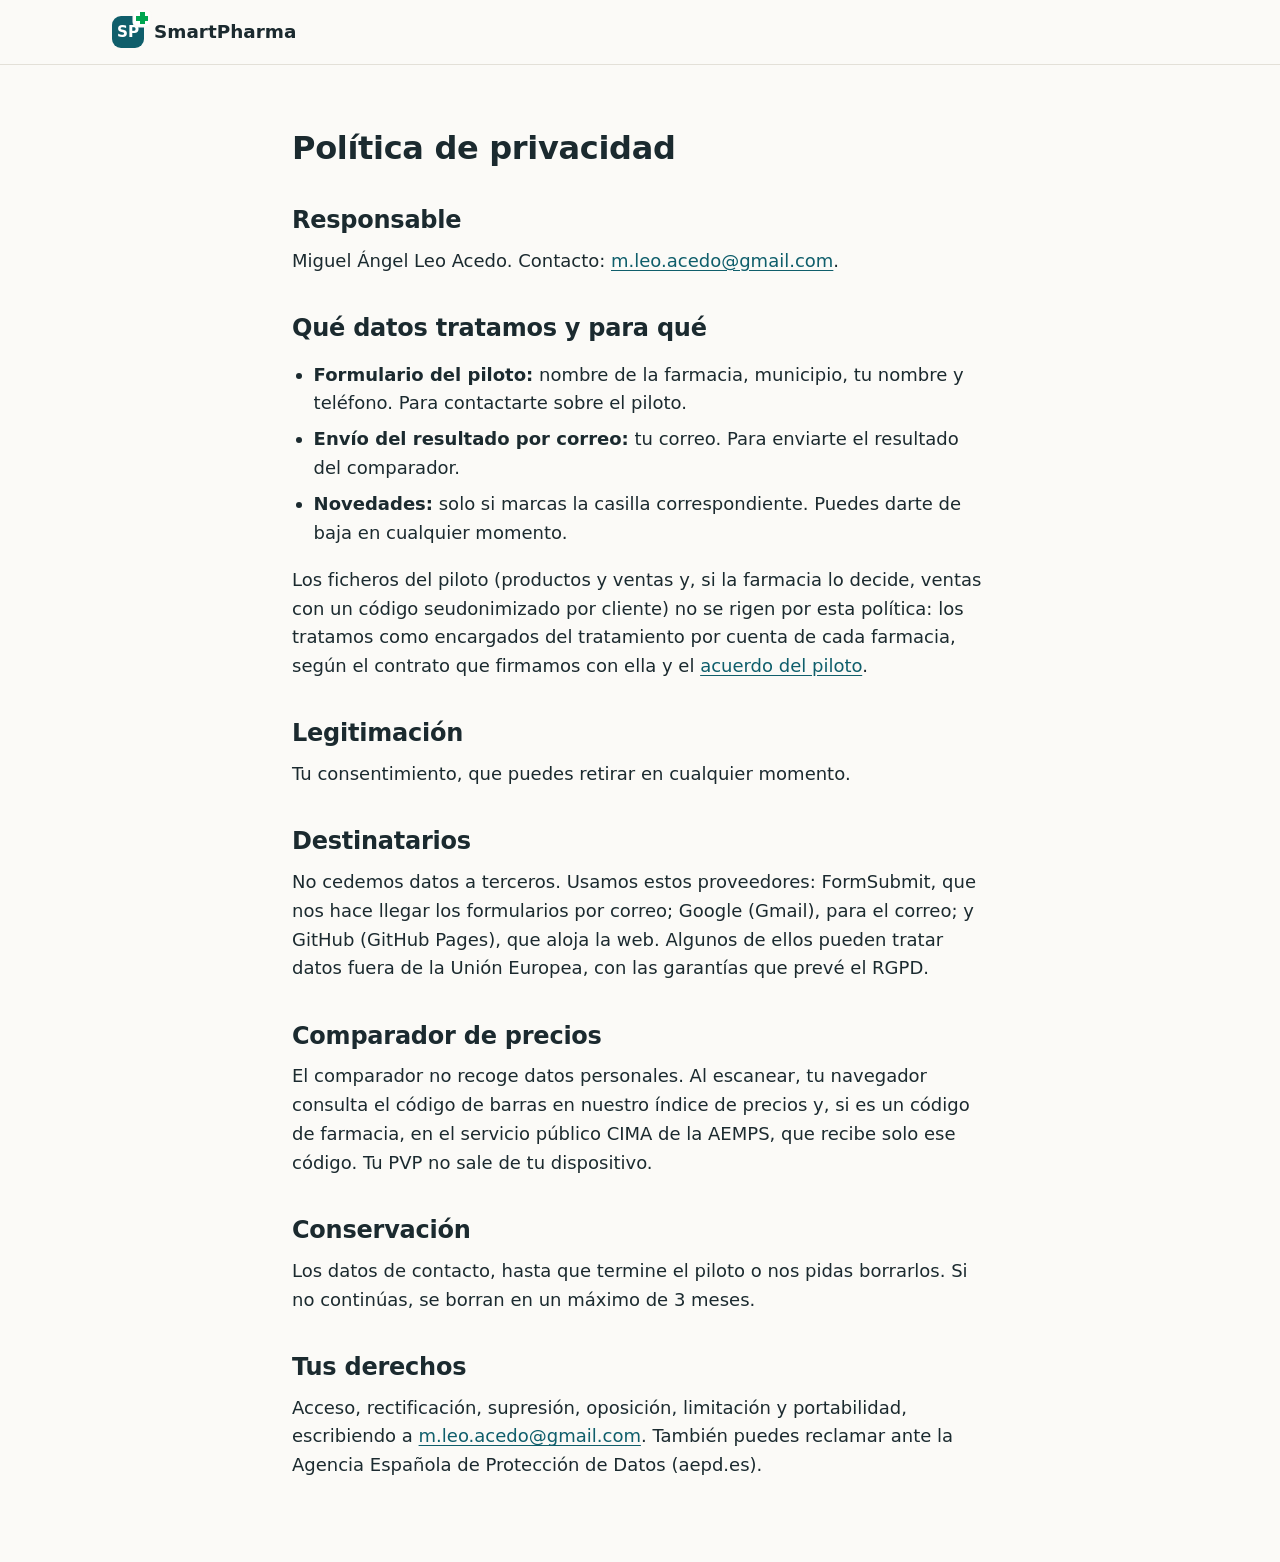
<file: legal/privacidad.html>
<!doctype html>
<html lang="es-ES">
<head>
  <meta charset="utf-8">
  <meta name="viewport" content="width=device-width, initial-scale=1">
  <meta name="robots" content="noindex, nofollow">
  <title>Política de privacidad | SmartPharma</title>
  <link rel="icon" href="../assets/img/favicon.svg" type="image/svg+xml">
  <link rel="stylesheet" href="../assets/css/styles.css">
</head>
<body>
<header class="header">
  <div class="container header__inner">
    <a class="logo" href="../index.html"><span class="logo__mark" aria-hidden="true">SP</span>SmartPharma</a>
  </div>
</header>
<main class="section">
  <div class="container prose">
    <h1 style="font-size:2rem">Política de privacidad</h1>

    <h2>Responsable</h2>
    <p>Miguel Ángel Leo Acedo. Contacto: <a href="mailto:m.leo.acedo@gmail.com">m.leo.acedo@gmail.com</a>.</p>

    <h2>Qué datos tratamos y para qué</h2>
    <ul>
      <li><b>Formulario del piloto:</b> nombre de la farmacia, municipio, tu nombre y teléfono. Para contactarte sobre el piloto.</li>
      <li><b>Envío del resultado por correo:</b> tu correo. Para enviarte el resultado del comparador.</li>
      <li><b>Novedades:</b> solo si marcas la casilla correspondiente. Puedes darte de baja en cualquier momento.</li>
    </ul>
    <p>Los ficheros del piloto (productos y ventas y, si la farmacia lo decide, ventas con un código seudonimizado por cliente) no se rigen por esta política: los tratamos como encargados del tratamiento por cuenta de cada farmacia, según el contrato que firmamos con ella y el <a href="../piloto/acuerdo.html">acuerdo del piloto</a>.</p>

    <h2>Legitimación</h2>
    <p>Tu consentimiento, que puedes retirar en cualquier momento.</p>

    <h2>Destinatarios</h2>
    <p>No cedemos datos a terceros. Usamos estos proveedores: FormSubmit, que nos hace llegar los formularios por correo; Google (Gmail), para el correo; y GitHub (GitHub Pages), que aloja la web. Algunos de ellos pueden tratar datos fuera de la Unión Europea, con las garantías que prevé el RGPD.</p>

    <h2>Comparador de precios</h2>
    <p>El comparador no recoge datos personales. Al escanear, tu navegador consulta el código de barras en nuestro índice de precios y, si es un código de farmacia, en el servicio público CIMA de la AEMPS, que recibe solo ese código. Tu PVP no sale de tu dispositivo.</p>

    <h2>Conservación</h2>
    <p>Los datos de contacto, hasta que termine el piloto o nos pidas borrarlos. Si no continúas, se borran en un máximo de 3 meses.</p>

    <h2>Tus derechos</h2>
    <p>Acceso, rectificación, supresión, oposición, limitación y portabilidad, escribiendo a <a href="mailto:m.leo.acedo@gmail.com">m.leo.acedo@gmail.com</a>. También puedes reclamar ante la Agencia Española de Protección de Datos (aepd.es).</p>
  </div>
</main>
</body>
</html>
</file>
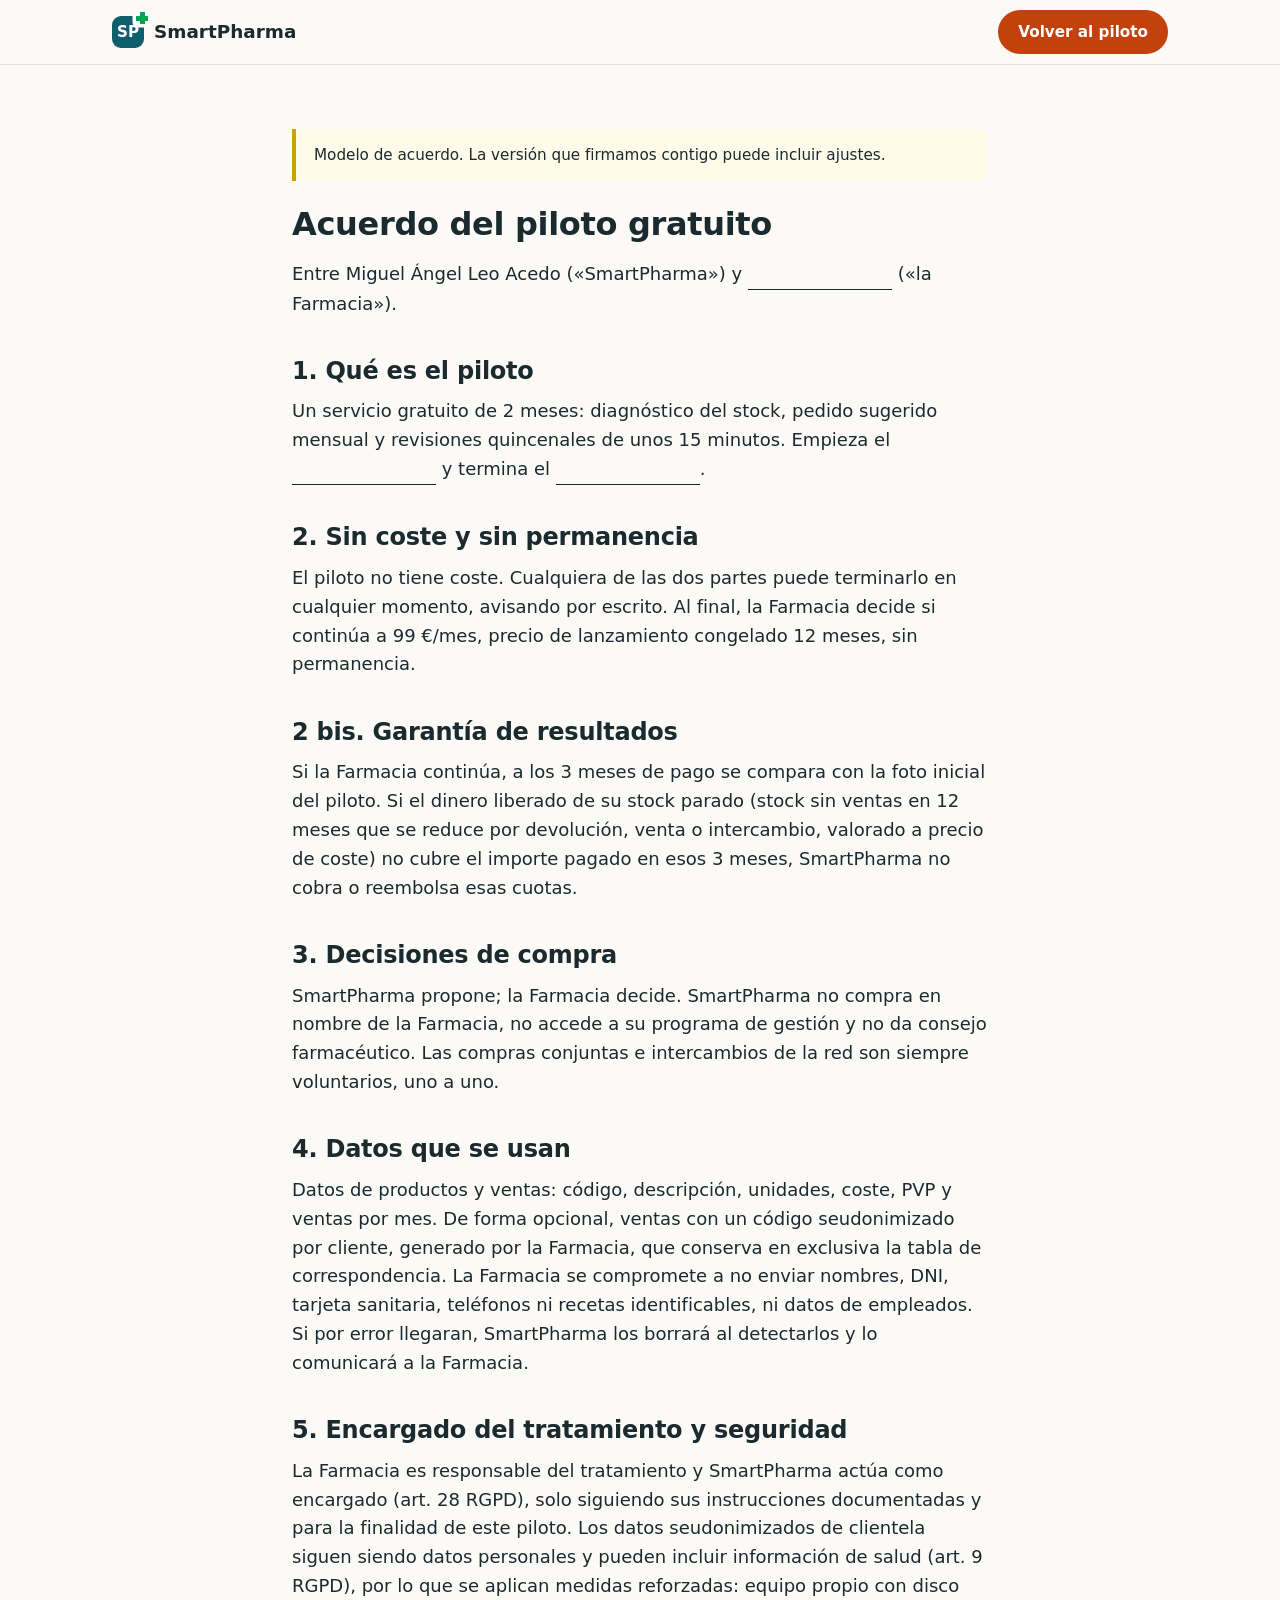
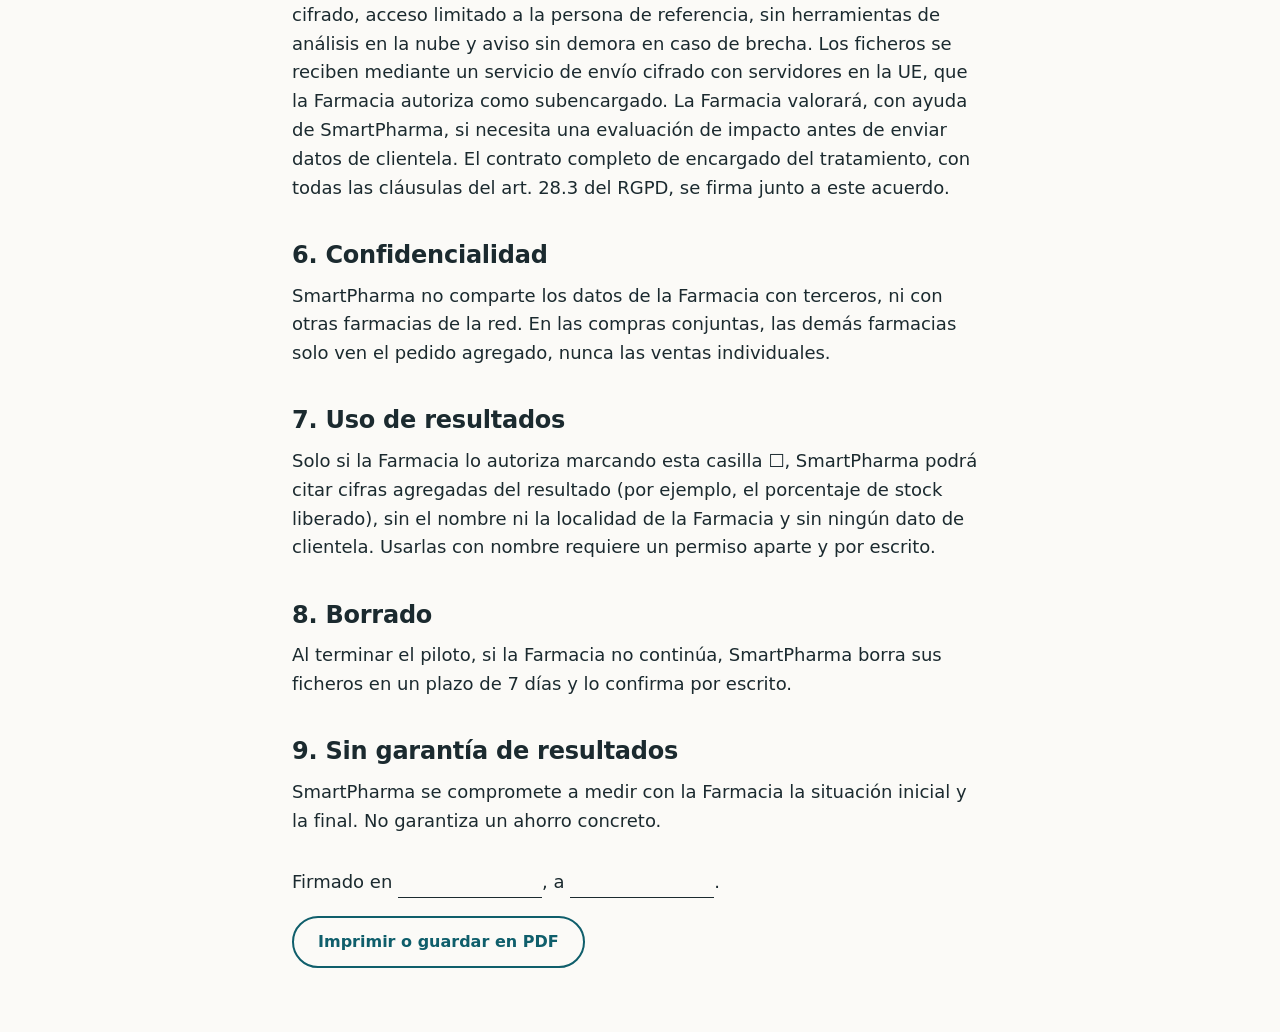
<file: piloto/acuerdo.html>
<!doctype html>
<html lang="es-ES">
<head>
  <meta charset="utf-8">
  <meta name="viewport" content="width=device-width, initial-scale=1">
  <meta name="robots" content="noindex, nofollow">
  <title>Acuerdo del piloto gratuito | SmartPharma</title>
  <link rel="icon" href="../assets/img/favicon.svg" type="image/svg+xml">
  <link rel="stylesheet" href="../assets/css/styles.css">
</head>
<body>

<header class="header">
  <div class="container header__inner">
    <a class="logo" href="../index.html"><span class="logo__mark" aria-hidden="true">SP</span>SmartPharma</a>
    <a class="btn btn--cta btn--small" style="margin-left:auto" href="../index.html#piloto">Volver al piloto</a>
  </div>
</header>

<main class="section">
  <div class="container prose">
    <div class="notice">Modelo de acuerdo. La versión que firmamos contigo puede incluir ajustes.</div>
    <h1 style="font-size:2rem">Acuerdo del piloto gratuito</h1>
    <p>Entre Miguel Ángel Leo Acedo («SmartPharma») y <span class="blank">______________</span> («la Farmacia»).</p>

    <h2>1. Qué es el piloto</h2>
    <p>Un servicio gratuito de 2 meses: diagnóstico del stock, pedido sugerido mensual y revisiones quincenales de unos 15 minutos. Empieza el <span class="blank">______________</span> y termina el <span class="blank">______________</span>.</p>

    <h2>2. Sin coste y sin permanencia</h2>
    <p>El piloto no tiene coste. Cualquiera de las dos partes puede terminarlo en cualquier momento, avisando por escrito. Al final, la Farmacia decide si continúa a 99 €/mes, precio de lanzamiento congelado 12 meses, sin permanencia.</p>

    <h2>2 bis. Garantía de resultados</h2>
    <p>Si la Farmacia continúa, a los 3 meses de pago se compara con la foto inicial del piloto. Si el dinero liberado de su stock parado (stock sin ventas en 12 meses que se reduce por devolución, venta o intercambio, valorado a precio de coste) no cubre el importe pagado en esos 3 meses, SmartPharma no cobra o reembolsa esas cuotas.</p>

    <h2>3. Decisiones de compra</h2>
    <p>SmartPharma propone; la Farmacia decide. SmartPharma no compra en nombre de la Farmacia, no accede a su programa de gestión y no da consejo farmacéutico. Las compras conjuntas e intercambios de la red son siempre voluntarios, uno a uno.</p>

    <h2>4. Datos que se usan</h2>
    <p>Datos de productos y ventas: código, descripción, unidades, coste, PVP y ventas por mes. De forma opcional, ventas con un código seudonimizado por cliente, generado por la Farmacia, que conserva en exclusiva la tabla de correspondencia. La Farmacia se compromete a no enviar nombres, DNI, tarjeta sanitaria, teléfonos ni recetas identificables, ni datos de empleados. Si por error llegaran, SmartPharma los borrará al detectarlos y lo comunicará a la Farmacia.</p>

    <h2>5. Encargado del tratamiento y seguridad</h2>
    <p>La Farmacia es responsable del tratamiento y SmartPharma actúa como encargado (art. 28 RGPD), solo siguiendo sus instrucciones documentadas y para la finalidad de este piloto. Los datos seudonimizados de clientela siguen siendo datos personales y pueden incluir información de salud (art. 9 RGPD), por lo que se aplican medidas reforzadas: equipo propio con disco cifrado, acceso limitado a la persona de referencia, sin herramientas de análisis en la nube y aviso sin demora en caso de brecha. Los ficheros se reciben mediante un servicio de envío cifrado con servidores en la UE, que la Farmacia autoriza como subencargado. La Farmacia valorará, con ayuda de SmartPharma, si necesita una evaluación de impacto antes de enviar datos de clientela. El contrato completo de encargado del tratamiento, con todas las cláusulas del art. 28.3 del RGPD, se firma junto a este acuerdo.</p>

    <h2>6. Confidencialidad</h2>
    <p>SmartPharma no comparte los datos de la Farmacia con terceros, ni con otras farmacias de la red. En las compras conjuntas, las demás farmacias solo ven el pedido agregado, nunca las ventas individuales.</p>

    <h2>7. Uso de resultados</h2>
    <p>Solo si la Farmacia lo autoriza marcando esta casilla ☐, SmartPharma podrá citar cifras agregadas del resultado (por ejemplo, el porcentaje de stock liberado), sin el nombre ni la localidad de la Farmacia y sin ningún dato de clientela. Usarlas con nombre requiere un permiso aparte y por escrito.</p>

    <h2>8. Borrado</h2>
    <p>Al terminar el piloto, si la Farmacia no continúa, SmartPharma borra sus ficheros en un plazo de 7 días y lo confirma por escrito.</p>

    <h2>9. Sin garantía de resultados</h2>
    <p>SmartPharma se compromete a medir con la Farmacia la situación inicial y la final. No garantiza un ahorro concreto.</p>

    <p style="margin-top:32px">Firmado en <span class="blank">______________</span>, a <span class="blank">______________</span>.</p>
    <button class="btn btn--ghost" type="button" onclick="window.print()">Imprimir o guardar en PDF</button>
  </div>
</main>

</body>
</html>
</file>
<file: assets/css/styles.css>
/* SmartPharma — estilos de la web pública */

:root {
  --bg: #fbfaf7;
  --surface: #ffffff;
  --surface-2: #f3f1ec;
  --ink: #1b2a2f;
  --muted: #53636a;
  --line: #e3e0d8;
  --primary: #0f5e6b;
  --primary-dark: #0a4650;
  --primary-soft: #e3eff0;
  --cta: #c2410c;
  --cta-dark: #9a3412;
  --money: #8a5300;
  --money-soft: #fdf1d8;
  --ok: #2f6b3a;
  --ok-soft: #e6f2e8;
  --error: #b42318;
  --error-soft: #fdecea;
  --cross: #00a651;
  --radius: 14px;
  --radius-sm: 8px;
  --shadow: 0 1px 2px rgba(27, 42, 47, .06), 0 8px 24px rgba(27, 42, 47, .06);
  --max: 1120px;
  --font: system-ui, -apple-system, "Segoe UI", Roboto, "Helvetica Neue", Arial, sans-serif;
}

*, *::before, *::after { box-sizing: border-box; }

/* hidden siempre gana a los display de componentes (.btn, .alert…) */
[hidden] { display: none !important; }

html { scroll-behavior: smooth; -webkit-text-size-adjust: 100%; }

body {
  margin: 0;
  background: var(--bg);
  color: var(--ink);
  font-family: var(--font);
  font-size: 18px;
  line-height: 1.6;
}

img, svg { max-width: 100%; display: block; }

a { color: var(--primary); text-underline-offset: 3px; }
a:hover { color: var(--primary-dark); }

h1, h2, h3, h4 { line-height: 1.2; margin: 0 0 .5em; letter-spacing: -.01em; }
h1 { font-size: clamp(2rem, 5vw, 3.1rem); font-weight: 800; }
h2 { font-size: clamp(1.6rem, 3.6vw, 2.2rem); font-weight: 750; }
h3 { font-size: 1.2rem; font-weight: 700; }
p { margin: 0 0 1em; }

.num { font-variant-numeric: tabular-nums; }

.container { width: 100%; max-width: var(--max); margin: 0 auto; padding: 0 16px; }
@media (min-width: 720px) { .container { padding: 0 32px; } }

.section { padding: 64px 0; }
.section--tight { padding: 40px 0; }
.section--alt { background: var(--surface-2); }
.section__intro { max-width: 720px; margin-bottom: 32px; }
.section__intro p { color: var(--muted); }

.eyebrow {
  display: inline-block;
  font-size: .85rem;
  font-weight: 700;
  letter-spacing: .06em;
  text-transform: uppercase;
  color: var(--primary);
  margin-bottom: 12px;
}

/* Barra de vista previa: se elimina al publicar */
.preview-bar {
  background: #1b2a2f;
  color: #fff;
  font-size: .85rem;
  text-align: center;
  padding: 8px 16px;
}
.preview-bar strong { color: #ffd58a; }

/* Huecos para rellenar a mano en el modelo de acuerdo */
.blank { display: inline-block; min-width: 8em; border-bottom: 1px solid var(--ink); color: transparent; }

/* Marcas de contenido pendiente: visibles solo en la vista previa */
.pendiente {
  background: #fff3b0;
  border-bottom: 2px dashed #c9a400;
  padding: 0 3px;
  border-radius: 3px;
}

/* Cabecera */
.header {
  position: sticky;
  top: 0;
  z-index: 40;
  background: rgba(251, 250, 247, .95);
  backdrop-filter: saturate(1.2) blur(8px);
  border-bottom: 1px solid var(--line);
}
.header__inner { display: flex; align-items: center; gap: 16px; min-height: 64px; }
.logo {
  display: flex; align-items: center; gap: 10px;
  font-weight: 800; font-size: 1.15rem; color: var(--ink); text-decoration: none;
}
.logo__mark {
  width: 32px; height: 32px; border-radius: 9px; background: var(--primary);
  display: grid; place-items: center; color: #fff; font-size: .95rem; font-weight: 800;
  position: relative;
}
/* Cruz verde de farmacia sobre la marca SP */
.logo__mark::after {
  content: ""; position: absolute; top: -6px; right: -6px; width: 16px; height: 16px; border-radius: 4px;
  background:
    linear-gradient(var(--cross), var(--cross)) center / 5px 12px no-repeat,
    linear-gradient(var(--cross), var(--cross)) center / 12px 5px no-repeat,
    #fff;
  box-shadow: 0 0 0 1.5px var(--bg);
}
.nav { display: none; margin-left: auto; gap: 22px; align-items: center; }
.nav a { color: var(--ink); text-decoration: none; font-size: .95rem; font-weight: 600; white-space: nowrap; }
.nav a:hover { color: var(--primary); }
/* Selector compuesto para que .btn (definido después) no lo vuelva a mostrar */
.header .header__cta { display: none; white-space: nowrap; }
.menu-toggle {
  margin-left: auto; background: none; border: 1px solid var(--line); border-radius: var(--radius-sm);
  min-width: 48px; min-height: 44px; font: inherit; font-weight: 700; color: var(--ink); cursor: pointer;
}
.mobile-nav { display: none; border-top: 1px solid var(--line); padding: 8px 0 16px; }
.mobile-nav.is-open { display: block; }
.mobile-nav a {
  display: block; padding: 12px 0; color: var(--ink); text-decoration: none; font-weight: 600;
  border-bottom: 1px solid var(--line);
}
@media (min-width: 1180px) {
  .nav { display: flex; }
  .header .header__cta { display: inline-flex; }
  .menu-toggle, .mobile-nav, .mobile-nav.is-open { display: none; }
}

/* Botones */
.btn {
  display: inline-flex; align-items: center; justify-content: center; gap: 8px;
  min-height: 52px; padding: 0 24px; border-radius: 999px;
  font: inherit; font-weight: 700; font-size: 1rem; text-decoration: none; cursor: pointer;
  border: 2px solid transparent; transition: background .15s, color .15s, border-color .15s;
  text-align: center;
}
.btn--cta { background: var(--cta); color: #fff; }
.btn--cta:hover { background: var(--cta-dark); color: #fff; }
.btn--ghost { background: transparent; color: var(--primary); border-color: var(--primary); }
.btn--ghost:hover { background: var(--primary-soft); color: var(--primary-dark); }
.btn--small { min-height: 44px; padding: 0 18px; font-size: .95rem; }
.btn--block { width: 100%; }
.btn:focus-visible, a:focus-visible, button:focus-visible, input:focus-visible, select:focus-visible, summary:focus-visible {
  outline: 3px solid #f59e0b; outline-offset: 2px;
}

.btn-row { display: flex; flex-wrap: wrap; gap: 12px; }
.btn-row .btn { flex: 1 1 260px; }
@media (min-width: 720px) { .btn-row .btn { flex: 0 0 auto; } }

/* Hero */
.hero { padding: 48px 0 56px; }
.hero__grid { display: grid; gap: 40px; align-items: center; }
@media (min-width: 960px) { .hero__grid { grid-template-columns: 1.1fr .9fr; } }
.hero__sub { font-size: 1.15rem; color: var(--muted); max-width: 600px; }
.hero__micro { margin-top: 16px; font-size: .92rem; color: var(--muted); }
.hero__micro span { white-space: nowrap; }

/* Tarjeta de ejemplo en el hero */
.mock {
  background: var(--surface); border: 1px solid var(--line); border-radius: var(--radius);
  box-shadow: var(--shadow); padding: 24px; position: relative;
}
.mock__tag {
  position: absolute; top: -12px; right: 16px; background: var(--ink); color: #fff;
  font-size: .75rem; font-weight: 700; padding: 4px 10px; border-radius: 999px; letter-spacing: .04em;
}
.mock__label { font-size: .9rem; color: var(--muted); margin-bottom: 4px; }
.mock__big { font-size: 2.4rem; font-weight: 800; color: var(--money); line-height: 1.1; }
.mock__row {
  display: flex; justify-content: space-between; gap: 12px; padding: 10px 0;
  border-top: 1px solid var(--line); font-size: .95rem;
}
.mock__row b { font-variant-numeric: tabular-nums; }

/* Banda de confianza */
.trust { border-top: 1px solid var(--line); border-bottom: 1px solid var(--line); background: var(--surface); }
.trust__grid { display: grid; gap: 20px; padding-top: 24px; padding-bottom: 24px; }
@media (min-width: 720px) { .trust__grid { grid-template-columns: repeat(2, 1fr); } }
@media (min-width: 1060px) { .trust__grid { grid-template-columns: repeat(4, 1fr); } }
.trust__item { display: flex; gap: 12px; align-items: flex-start; font-size: .95rem; }
.trust__item strong { display: block; }
.trust__item span { color: var(--muted); }
.icon {
  flex: 0 0 40px; width: 40px; height: 40px; border-radius: 10px; background: var(--primary-soft);
  color: var(--primary); display: grid; place-items: center;
}
.icon svg { width: 22px; height: 22px; }

/* Tarjetas genéricas */
.grid { display: grid; gap: 20px; }
@media (min-width: 720px) { .grid--2 { grid-template-columns: repeat(2, 1fr); } }
@media (min-width: 720px) { .grid--3 { grid-template-columns: repeat(3, 1fr); } }
@media (min-width: 720px) { .grid--4 { grid-template-columns: repeat(2, 1fr); } }
@media (min-width: 1060px) { .grid--4 { grid-template-columns: repeat(4, 1fr); } }

.card {
  background: var(--surface); border: 1px solid var(--line); border-radius: var(--radius); padding: 24px;
}
.card p:last-child { margin-bottom: 0; }
.card__num {
  font-size: .85rem; font-weight: 800; color: var(--primary); background: var(--primary-soft);
  width: 32px; height: 32px; border-radius: 50%; display: grid; place-items: center; margin-bottom: 12px;
}
.card--problem h3 { color: var(--ink); }
.card--problem p { color: var(--muted); }

/* Misión */
.mission { background: var(--primary); color: #fff; }
.mission h2 { color: #fff; }
.mission p { color: #d7e8ea; max-width: 760px; font-size: 1.1rem; }
.mission .eyebrow { color: #a8dde3; }

/* Bloque piloto */
.pilot {
  background: var(--surface); border: 2px solid var(--primary); border-radius: 20px;
  box-shadow: var(--shadow); overflow: hidden;
}
.pilot__head { background: var(--primary); color: #fff; padding: 28px 24px; }
.pilot__head h2 { color: #fff; margin-bottom: 8px; }
.pilot__head p { color: #d7e8ea; margin: 0; }
.pilot__body { padding: 28px 24px; display: grid; gap: 32px; }
@media (min-width: 960px) {
  .pilot__head, .pilot__body { padding-left: 40px; padding-right: 40px; }
  .pilot__body { grid-template-columns: 1.15fr .85fr; }
}
.pilot__lists { display: grid; gap: 24px; }
@media (min-width: 640px) { .pilot__lists { grid-template-columns: 1fr 1fr; } }
.checklist { list-style: none; padding: 0; margin: 0; }
.checklist li { position: relative; padding-left: 30px; margin-bottom: 10px; }
.checklist li::before {
  content: ""; position: absolute; left: 0; top: .35em; width: 18px; height: 18px; border-radius: 50%;
  background: var(--ok-soft) url("data:image/svg+xml,%3Csvg xmlns='http://www.w3.org/2000/svg' viewBox='0 0 20 20' fill='%232f6b3a'%3E%3Cpath d='M8.1 13.6 4.5 10l-1.2 1.2 4.8 4.8L17 7.1l-1.2-1.2z'/%3E%3C/svg%3E") center/14px no-repeat;
}
.checklist--ask li::before {
  background: var(--primary-soft) url("data:image/svg+xml,%3Csvg xmlns='http://www.w3.org/2000/svg' viewBox='0 0 20 20' fill='%230f5e6b'%3E%3Ccircle cx='10' cy='10' r='4'/%3E%3C/svg%3E") center/14px no-repeat;
}
.timeline { list-style: none; padding: 0; margin: 24px 0 0; display: grid; gap: 0; }
.timeline li {
  position: relative; padding: 0 0 18px 28px; border-left: 2px solid var(--line); margin-left: 8px;
}
.timeline li:last-child { border-left-color: transparent; padding-bottom: 0; }
.timeline li::before {
  content: ""; position: absolute; left: -9px; top: 4px; width: 16px; height: 16px; border-radius: 50%;
  background: var(--surface); border: 3px solid var(--primary);
}
.timeline b { display: block; }
.timeline span { color: var(--muted); font-size: .95rem; }

.seats { display: flex; gap: 8px; margin: 12px 0 4px; }
.seat { width: 30px; height: 30px; border-radius: 8px; border: 2px solid var(--primary); background: var(--primary-soft); }
.small { font-size: .9rem; color: var(--muted); }
.price-note {
  margin-top: 20px; padding: 16px; border-radius: var(--radius-sm); background: var(--money-soft);
  font-size: .95rem;
}
.price-note strong { color: var(--money); }

/* Formularios */
.form { display: grid; gap: 16px; }
.form__title { font-size: 1.25rem; margin-bottom: 0; }
.field { display: grid; gap: 6px; }
.field label { font-weight: 650; font-size: .95rem; }
.field input, .field select {
  font: inherit; font-size: 1rem; min-height: 50px; padding: 10px 14px; border-radius: var(--radius-sm);
  border: 1.5px solid #c9c5bb; background: #fff; color: var(--ink); width: 100%;
}
.field input:focus, .field select:focus { border-color: var(--primary); }
.field__hint { font-size: .85rem; color: var(--muted); }
.check { display: flex; gap: 10px; align-items: flex-start; font-size: .9rem; }
.check input { width: 22px; height: 22px; margin: 2px 0 0; flex: 0 0 22px; accent-color: var(--primary); }
.rgpd-box {
  font-size: .8rem; color: var(--muted); background: var(--surface-2); border-radius: var(--radius-sm);
  padding: 12px 14px; line-height: 1.5;
}
.rgpd-box p { margin: 0 0 4px; }
.form__alt { text-align: center; font-size: .95rem; }
.form-success {
  display: none; background: var(--ok-soft); border: 1px solid #b9dcc0; border-radius: var(--radius);
  padding: 20px; color: var(--ok);
}
.form-success.is-visible { display: block; }
.form-success h3 { color: var(--ok); }
.form-error { color: var(--error); font-size: .9rem; font-weight: 600; }

/* Tabla de ejemplo de pedido */
.table-wrap { overflow-x: auto; border: 1px solid var(--line); border-radius: var(--radius); background: var(--surface); }
table { width: 100%; border-collapse: collapse; font-size: .95rem; }
th, td { text-align: left; padding: 12px 14px; border-bottom: 1px solid var(--line); vertical-align: top; }
th { font-size: .8rem; text-transform: uppercase; letter-spacing: .04em; color: var(--muted); background: var(--surface-2); }
tr:last-child td { border-bottom: 0; }
td.num, th.num { text-align: right; }
.decision { display: flex; gap: 6px; flex-wrap: wrap; }
.chip {
  display: inline-block; font-size: .78rem; font-weight: 700; padding: 4px 10px; border-radius: 999px;
  border: 1.5px solid var(--line); color: var(--muted); background: #fff; white-space: nowrap;
}
.chip--on { background: var(--ok-soft); color: var(--ok); border-color: #b9dcc0; }
.example-label { font-size: .8rem; font-weight: 700; color: var(--muted); margin: 0 0 8px; }

/* Recorrido de los datos */
.flow { display: grid; gap: 12px; }
@media (min-width: 900px) { .flow { grid-template-columns: repeat(4, 1fr); gap: 0; } }
.flow__step {
  background: var(--surface); border: 1px solid var(--line); border-radius: var(--radius); padding: 20px;
  position: relative;
}
@media (min-width: 900px) {
  .flow__step { border-radius: 0; border-right: 0; }
  .flow__step:first-child { border-radius: var(--radius) 0 0 var(--radius); }
  .flow__step:last-child { border-radius: 0 var(--radius) var(--radius) 0; border-right: 1px solid var(--line); }
}
.flow__step b { display: block; margin-bottom: 4px; }
.flow__step span { font-size: .92rem; color: var(--muted); }
.flow__lock { font-size: .78rem; font-weight: 700; color: var(--primary); margin-top: 8px; display: block; }

/* Lista "lo que no hacemos" */
.nolist { list-style: none; padding: 0; margin: 0; display: grid; gap: 12px; }
@media (min-width: 720px) { .nolist { grid-template-columns: 1fr 1fr; } }
.nolist li {
  background: var(--surface); border: 1px solid var(--line); border-radius: var(--radius-sm);
  padding: 14px 16px 14px 48px; position: relative; font-weight: 600;
}
.nolist li::before {
  content: "✕"; position: absolute; left: 16px; top: 13px; color: var(--error); font-weight: 800;
}

/* FAQ */
.faq { display: grid; gap: 10px; max-width: 860px; }
.faq details {
  background: var(--surface); border: 1px solid var(--line); border-radius: var(--radius-sm); padding: 0 18px;
}
.faq summary {
  cursor: pointer; font-weight: 700; padding: 16px 28px 16px 0; list-style: none; position: relative;
}
.faq summary::-webkit-details-marker { display: none; }
.faq summary::after {
  content: "+"; position: absolute; right: 0; top: 12px; font-size: 1.4rem; color: var(--primary); font-weight: 400;
}
.faq details[open] summary::after { content: "−"; }
.faq details p { color: var(--muted); }

/* Cierre */
.closing { text-align: center; }
.closing h2 { max-width: 720px; margin-left: auto; margin-right: auto; }
.closing .btn-row { justify-content: center; }

/* Pie */
.footer { background: #16262b; color: #c4d1d4; padding: 48px 0 110px; font-size: .92rem; }
@media (min-width: 1180px) { .footer { padding-bottom: 48px; } }
.footer a { color: #fff; }
.footer__grid { display: grid; gap: 28px; }
@media (min-width: 720px) { .footer__grid { grid-template-columns: 1.4fr 1fr 1fr; } }
.footer h4 { color: #fff; font-size: 1rem; }
.footer ul { list-style: none; padding: 0; margin: 0; display: grid; gap: 8px; }
.footer__legal { margin-top: 32px; padding-top: 20px; border-top: 1px solid #2b3f45; font-size: .82rem; color: #93a6ab; }
.footer .pendiente { color: var(--ink); }

/* Barra fija en móvil */
.sticky-bar {
  position: fixed; left: 0; right: 0; bottom: 0; z-index: 50; display: flex; gap: 10px;
  padding: 10px 16px calc(10px + env(safe-area-inset-bottom)); background: rgba(255, 255, 255, .97);
  border-top: 1px solid var(--line); box-shadow: 0 -4px 16px rgba(27, 42, 47, .08);
}
.sticky-bar .btn { min-height: 48px; }
.sticky-bar .btn--cta { flex: 1; }
.sticky-bar .btn--ghost { flex: 0 0 auto; padding: 0 16px; }
@media (min-width: 1180px) { .sticky-bar { display: none; } }

/* Páginas interiores */
.page-hero { padding: 48px 0 24px; }
.page-hero p { color: var(--muted); font-size: 1.1rem; max-width: 720px; }
.prose { max-width: 760px; }
.prose h2 { margin-top: 1.6em; font-size: 1.5rem; }
.prose ul { padding-left: 1.2em; }
.prose li { margin-bottom: .4em; }
.notice {
  border-left: 4px solid #c9a400; background: #fffbea; padding: 14px 18px; border-radius: 0 var(--radius-sm) var(--radius-sm) 0;
  font-size: .95rem; margin-bottom: 24px;
}

/* Radiografía */
.rx { display: grid; gap: 24px; }
.rx-step { background: var(--surface); border: 1px solid var(--line); border-radius: var(--radius); padding: 24px; }
.rx-step[hidden] { display: none; }
.rx-steps { display: flex; gap: 8px; list-style: none; padding: 0; margin: 0 0 8px; flex-wrap: wrap; }
.rx-steps li {
  font-size: .85rem; font-weight: 700; padding: 6px 12px; border-radius: 999px; background: var(--surface-2); color: var(--muted);
}
.rx-steps li.is-active { background: var(--primary); color: #fff; }
.rx-steps li.is-done { background: var(--primary-soft); color: var(--primary); }
.upload-options { display: grid; gap: 12px; margin: 20px 0; }
@media (min-width: 720px) { .upload-options { grid-template-columns: repeat(3, 1fr); } }
.upload-option {
  display: flex; flex-direction: column; align-items: center; justify-content: center; gap: 8px; text-align: center;
  min-height: 130px; padding: 18px; border: 2px dashed #c9c5bb; border-radius: var(--radius); background: var(--bg);
  cursor: pointer; font: inherit; color: var(--ink); font-weight: 700;
}
.upload-option:hover, .upload-option.is-drag { border-color: var(--primary); background: var(--primary-soft); }
.upload-option small { font-weight: 400; color: var(--muted); font-size: .85rem; }
.upload-option svg { width: 30px; height: 30px; color: var(--primary); }
.upload-option--demo { border-style: solid; border-color: var(--primary); }
.visually-hidden {
  position: absolute !important; width: 1px; height: 1px; overflow: hidden; clip: rect(0 0 0 0); white-space: nowrap;
}
.progress { list-style: none; padding: 0; margin: 0; display: grid; gap: 12px; }
.progress li { display: flex; gap: 12px; align-items: center; color: var(--muted); }
.progress li.is-done { color: var(--ink); }
.progress li .dot {
  width: 22px; height: 22px; border-radius: 50%; border: 3px solid var(--line); flex: 0 0 22px;
}
.progress li.is-running .dot { border-color: var(--primary); border-top-color: transparent; animation: spin .8s linear infinite; }
.progress li.is-done .dot { border-color: var(--ok); background: var(--ok); }
@keyframes spin { to { transform: rotate(360deg); } }
@media (prefers-reduced-motion: reduce) { .progress li.is-running .dot { animation: none; } }

.result-hero {
  background: var(--money-soft); border-radius: var(--radius); padding: 24px; margin-bottom: 24px;
}
.result-hero__big { font-size: clamp(1.7rem, 4.5vw, 2.4rem); font-weight: 800; color: var(--money); line-height: 1.2; margin-bottom: 8px; }
.result-hero p { margin: 0; }
.kpis { display: grid; gap: 12px; margin-bottom: 28px; }
@media (min-width: 720px) { .kpis { grid-template-columns: repeat(3, 1fr); } }
.kpi { border: 1px solid var(--line); border-radius: var(--radius-sm); padding: 16px; background: var(--surface); }
.kpi__label { font-size: .85rem; color: var(--muted); }
.kpi__value { font-size: 1.6rem; font-weight: 800; font-variant-numeric: tabular-nums; }

.bars { display: grid; gap: 10px; margin-bottom: 28px; }
.bar { display: grid; grid-template-columns: minmax(110px, 160px) 1fr auto; gap: 12px; align-items: center; font-size: .95rem; }
.bar__track { display: block; height: 14px; background: var(--surface-2); border-radius: 999px; overflow: hidden; }
.bar__fill { display: block; height: 100%; background: var(--primary); border-radius: 999px; }
.bar__value { font-variant-numeric: tabular-nums; font-weight: 700; min-width: 70px; text-align: right; }

.diff-up { color: var(--error); font-weight: 700; }
.diff-ok { color: var(--ok); font-weight: 700; }
.tag-excluded { font-size: .8rem; color: var(--muted); }

/* La tabla de productos pasa a tarjetas en móvil */
@media (max-width: 719px) {
  .table-cards thead { display: none; }
  .table-cards, .table-cards tbody, .table-cards tr, .table-cards td { display: block; width: 100%; }
  .table-cards tr { border-bottom: 1px solid var(--line); padding: 12px 14px; }
  .table-cards td { border: 0; padding: 3px 0; display: flex; justify-content: space-between; gap: 12px; text-align: right; }
  .table-cards td::before { content: attr(data-label); color: var(--muted); font-size: .85rem; text-align: left; }
  .table-cards td:first-child { display: block; text-align: left; font-weight: 700; padding-bottom: 6px; }
  .table-cards td:first-child::before { content: none; }
}

.alert { padding: 14px 16px; border-radius: var(--radius-sm); font-size: .95rem; margin-bottom: 16px; }
.alert--info { background: var(--primary-soft); color: var(--primary-dark); }
.alert--error { background: var(--error-soft); color: var(--error); }
.alert--warn { background: #fffbea; color: #6b5200; border: 1px solid #f0de9a; }

.rx-cta { margin-top: 28px; padding: 24px; border-radius: var(--radius); background: var(--primary); color: #fff; }
.rx-cta h3 { color: #fff; font-size: 1.35rem; }
.rx-cta p { color: #d7e8ea; }
.rx-cta .btn--ghost { color: #fff; border-color: #fff; }
.rx-cta .btn--ghost:hover { background: rgba(255, 255, 255, .12); color: #fff; }

/* Contenedor ancho para las 5 tarjetas de servicio */
.container--wide { max-width: 1400px; }

/* Tarjetas de servicio */
.services { display: grid; gap: 16px; }
@media (min-width: 640px) { .services { grid-template-columns: repeat(2, 1fr); } }
@media (min-width: 960px) { .services { grid-template-columns: repeat(3, 1fr); } }
@media (min-width: 1280px) { .services { grid-template-columns: repeat(5, 1fr); } }
.svc {
  background: var(--surface); border: 1px solid var(--line); border-radius: 12px; padding: 20px;
  display: flex; flex-direction: column; gap: 12px;
}
.svc--soon { border-style: dashed; background: #fdfcfa; }
.svc__tag {
  align-self: flex-start; font-size: .75rem; font-weight: 700; padding: 4px 10px; border-radius: 999px;
  background: var(--ok-soft); color: var(--ok);
}
.svc__tag--apart { background: var(--primary-soft); color: var(--primary-dark); }
.svc__tag--soon { background: var(--surface-2); color: var(--muted); }
.svc h3 { font-size: 1.12rem; margin: 0; }
.svc__lead { font-size: .95rem; color: var(--muted); margin: 0; }
.svc dl { margin: 0; display: grid; gap: 10px; font-size: .92rem; }
.svc dt { font-size: .75rem; font-weight: 700; letter-spacing: .04em; text-transform: uppercase; color: var(--primary); }
.svc dd { margin: 2px 0 0; line-height: 1.45; }
.svc__foot { margin-top: auto; padding-top: 8px; font-size: .88rem; }
.svc__foot a { font-weight: 700; }
.svc__note { font-size: .82rem; color: var(--muted); margin: 0; }
.icon--line { background: color-mix(in srgb, var(--primary) 8%, transparent); }
.icon--line svg { stroke-width: 1.6; }

/* Tarjetas de perfil ("¿Es para mi farmacia?") */
.fit { display: grid; gap: 16px; }
@media (min-width: 720px) { .fit { grid-template-columns: repeat(2, 1fr); } }
@media (min-width: 1060px) { .fit { grid-template-columns: repeat(3, 1fr); } }
.fit .card h3 { font-size: 1.08rem; }
.fit .card p { color: var(--muted); font-size: .97rem; }

/* Resumen de datos junto al formulario */
.datos-mini { list-style: none; padding: 0; margin: 0; display: grid; gap: 6px; font-size: .88rem; }
.datos-mini li { padding-left: 22px; position: relative; }
.datos-mini li::before {
  content: ""; position: absolute; left: 0; top: .45em; width: 12px; height: 12px; border-radius: 3px;
  background: var(--primary-soft); border: 2px solid var(--primary);
}

.field select { appearance: auto; }
.field--optional label::after { content: " (opcional)"; font-weight: 400; color: var(--muted); }

/* Gráficos ilustrativos */
.chart-card {
  background: var(--surface); border: 1px solid var(--line); border-radius: var(--radius); padding: 24px;
  box-shadow: var(--shadow);
}
.chart-tag {
  display: inline-block; font-size: .72rem; font-weight: 800; letter-spacing: .06em; text-transform: uppercase;
  color: var(--muted); border: 1.5px solid var(--line); border-radius: 999px; padding: 3px 10px; margin-bottom: 14px;
}
.chart-title { font-size: 1rem; font-weight: 700; margin: 0 0 4px; }
.chart-sub { font-size: .9rem; color: var(--muted); margin: 0 0 18px; }
.chart-hero { display: flex; align-items: baseline; gap: 12px; flex-wrap: wrap; margin-bottom: 16px; }
.chart-hero__value { font-size: 3rem; font-weight: 800; line-height: 1; color: var(--ink); }
.chart-hero__label { display: flex; align-items: center; gap: 8px; font-size: .95rem; color: var(--muted); }
.swatch { display: inline-block; width: 12px; height: 12px; border-radius: 3px; flex: 0 0 12px; }
.chart-legend { list-style: none; padding: 0; margin: 14px 0 0; display: grid; gap: 8px; font-size: .9rem; }
.chart-legend li { display: flex; align-items: center; gap: 8px; }
.chart-legend b { margin-left: auto; font-variant-numeric: tabular-nums; white-space: nowrap; }
.chart-foot { font-size: .8rem; color: var(--muted); margin: 14px 0 0; }
.chart svg { width: 100%; height: auto; overflow: visible; }
.chart text { font-family: var(--font); fill: var(--muted); }
.chart .t-ink { fill: var(--ink); font-weight: 700; }
.chart .seg, .chart .mark { transition: opacity .15s; }
.chart .seg:hover, .chart .mark:hover { opacity: .8; }

/* Informe real en el hero */
.report-shot { margin: 0; }
.report-shot img {
  width: 100%; height: auto; border-radius: var(--radius); border: 1px solid var(--line); box-shadow: var(--shadow);
  background: #fff;
}
.report-shot figcaption { font-size: .85rem; color: var(--muted); margin-top: 10px; }
.report-shot figcaption b { color: var(--ink); }

/* Lista corta de confianza bajo los botones del hero */
.trust-mini { list-style: none; padding: 0; margin: 18px 0 0; display: grid; gap: 6px; font-size: .92rem; color: var(--muted); }
@media (min-width: 640px) { .trust-mini { grid-template-columns: 1fr 1fr; } }
.trust-mini li { padding-left: 24px; position: relative; }
.trust-mini li::before { content: "✓"; position: absolute; left: 0; color: var(--ok); font-weight: 800; }

/* Tarjetas de servicio en versión corta */
.svc--short ul { margin: 0; padding-left: 1.1em; font-size: .92rem; display: grid; gap: 4px; }

/* Bloque farmacia de barrio */
.barrio { background: var(--ink); color: #e7eef0; }
.barrio h2 { color: #fff; }
.barrio .eyebrow { color: #ffd58a; }
.barrio__grid { display: grid; gap: 28px; }
@media (min-width: 900px) { .barrio__grid { grid-template-columns: 1fr 1fr; } }
.barrio__step { background: rgba(255, 255, 255, .06); border: 1px solid rgba(255, 255, 255, .12); border-radius: var(--radius); padding: 24px; }
.barrio__step h3 { color: #fff; }
.barrio__step p { color: #c9d6da; margin: 0; }
.barrio .checklist li { color: #e7eef0; }
.barrio .btn--ghost { color: #fff; border-color: #fff; }
.barrio .btn--ghost:hover { background: rgba(255, 255, 255, .1); color: #fff; }

/* Garantía */
.guarantee {
  border: 2px solid var(--ok); background: var(--ok-soft); border-radius: var(--radius); padding: 18px 20px; margin: 20px 0;
}
.guarantee strong { color: var(--ok); font-size: 1.05rem; display: block; margin-bottom: 4px; }
.guarantee p { margin: 0; font-size: .95rem; }

/* Pasos de la guía de exportación */
.steps { list-style: none; padding: 0; margin: 0; counter-reset: paso; display: grid; gap: 16px; }
.steps > li { counter-increment: paso; background: var(--surface); border: 1px solid var(--line); border-radius: var(--radius); padding: 20px 20px 20px 64px; position: relative; }
.steps > li::before {
  content: counter(paso); position: absolute; left: 20px; top: 18px; width: 30px; height: 30px; border-radius: 50%;
  background: var(--primary); color: #fff; font-weight: 800; display: grid; place-items: center;
}
.steps h3 { margin-bottom: 6px; }
.steps p:last-child, .steps ul:last-child { margin-bottom: 0; }
.callout {
  background: var(--primary); color: #fff; border-radius: var(--radius); padding: 22px 24px; margin-bottom: 28px;
}
.callout h2 { color: #fff; font-size: 1.3rem; margin-bottom: 6px; }
.callout p { color: #d7e8ea; margin: 0; }

/* Panel de diagnóstico de ejemplo (mismo formato que la herramienta) */
.dash {
  margin: 0; background: var(--surface); border: 1px solid var(--line); border-radius: var(--radius);
  box-shadow: var(--shadow); overflow: hidden;
}
.dash__head {
  background: linear-gradient(100deg, #0a62d8, #00b39b); color: #fff; padding: 14px 18px;
  display: flex; justify-content: space-between; align-items: center; gap: 12px;
}
.dash__head b { font-size: 1rem; }
.dash__head span { font-size: .8rem; opacity: .9; }
.dash__tag {
  font-size: .68rem; font-weight: 800; letter-spacing: .05em; background: rgba(255, 255, 255, .2);
  padding: 3px 8px; border-radius: 999px; white-space: nowrap;
}
.dash__body { padding: 16px; display: grid; gap: 14px; }
.dash__kpis { display: grid; grid-template-columns: 1fr 1fr; gap: 10px; }
.dash__kpi { border: 1px solid var(--line); border-radius: 10px; padding: 10px 12px; }
.dash__kpi small { display: block; font-size: .72rem; font-weight: 700; letter-spacing: .04em; text-transform: uppercase; color: var(--muted); }
.dash__kpi strong { display: block; font-size: 1.35rem; font-weight: 800; line-height: 1.25; }
.dash__kpi em { font-style: normal; font-size: .78rem; color: var(--muted); }
.dash__kpi em.up { color: var(--ok); }
.dash__meter { height: 6px; border-radius: 999px; background: #e6eef0; margin-top: 6px; overflow: hidden; }
.dash__meter i { display: block; height: 100%; background: var(--ok); border-radius: 999px; }
.dash__risk { display: grid; grid-template-columns: 120px 1fr; gap: 14px; align-items: center; border: 1px solid var(--line); border-radius: 10px; padding: 12px; }
.dash__risk svg { width: 120px; height: 120px; }
.dash__risk h4 { font-size: .9rem; margin: 0 0 8px; }
.dash__legend { list-style: none; padding: 0; margin: 0; display: grid; gap: 6px; font-size: .85rem; }
.dash__legend li { display: flex; align-items: center; gap: 8px; }
.dash__legend b { margin-left: auto; font-variant-numeric: tabular-nums; white-space: nowrap; }
.dash__kpi em { display: block; line-height: 1.4; }
@media (max-width: 639px) {
  .dash__risk { grid-template-columns: 88px 1fr; gap: 10px; }
  .dash__risk svg { width: 88px; height: 88px; }
  .dash__legend { font-size: .8rem; }
}
.dash figcaption, .dash-caption { font-size: .85rem; color: var(--muted); margin-top: 10px; }
.dash-caption b { color: var(--ink); }

/* Tarjetas deslizantes por tipo de farmacia */
.slider { position: relative; }
.slider__chips { display: flex; gap: 8px; flex-wrap: wrap; margin-bottom: 18px; }
.slider__chip {
  font: inherit; font-size: .9rem; font-weight: 700; padding: 8px 14px; border-radius: 999px; cursor: pointer;
  border: 1.5px solid rgba(255, 255, 255, .3); background: transparent; color: #e7eef0; min-height: 40px;
}
.slider__chip[aria-selected="true"] { background: #fff; color: var(--ink); border-color: #fff; }
.slider__track {
  display: flex; overflow-x: auto; scroll-snap-type: x mandatory; scroll-behavior: smooth; gap: 16px;
  scrollbar-width: none; -webkit-overflow-scrolling: touch;
}
.slider__track::-webkit-scrollbar { display: none; }
.slider__slide { flex: 0 0 100%; scroll-snap-align: start; }
.slider__slide h3.slider__title { color: #fff; font-size: 1.35rem; margin-bottom: 14px; }
.slider__nav { display: flex; gap: 10px; align-items: center; margin-top: 18px; }
.slider__btn {
  width: 44px; height: 44px; border-radius: 50%; border: 1.5px solid rgba(255, 255, 255, .4); background: transparent;
  color: #fff; font-size: 1.2rem; cursor: pointer; display: grid; place-items: center;
}
.slider__btn:disabled { opacity: .35; cursor: default; }
.slider__count { font-size: .9rem; color: #c9d6da; }
.barrio__step ul { margin: 10px 0 0; padding-left: 1.1em; color: #c9d6da; }
.barrio__step li { margin-bottom: 6px; }
.barrio__step li b { color: #fff; }
@media (prefers-reduced-motion: reduce) { .slider__track { scroll-behavior: auto; } }

/* Escáner de código de barras */
.sc__grid { display: grid; gap: 20px; align-items: start; }
@media (min-width: 820px) { .sc__grid { grid-template-columns: 1.1fr .9fr; } }
.sc__camera { position: relative; border-radius: var(--radius); overflow: hidden; background: #000; margin-bottom: 12px; aspect-ratio: 4 / 3; }
.sc__camera[hidden] { display: none; }
.sc__video { width: 100%; height: 100%; object-fit: cover; display: block; }
.sc__frame {
  position: absolute; left: 12%; right: 12%; top: 32%; bottom: 32%; border: 3px solid rgba(255, 255, 255, .9);
  border-radius: 10px; box-shadow: 0 0 0 9999px rgba(0, 0, 0, .35);
}
.sc .form { gap: 12px; }

/* Home más corta en móvil: lo esencial de cada tarjeta, sin repetir detalle */
@media (max-width: 639px) {
  .section { padding: 44px 0; }
  .svc--short { padding: 16px; gap: 8px; }
  .svc--short .icon, .svc--short ul { display: none; }
  .persona-examples { display: none; }
  .hero { padding: 32px 0 40px; }
}

@media print {
  .header, .sticky-bar, .preview-bar, .footer, .rx-cta, .rx-steps { display: none !important; }
  body { background: #fff; }
}
</file>
